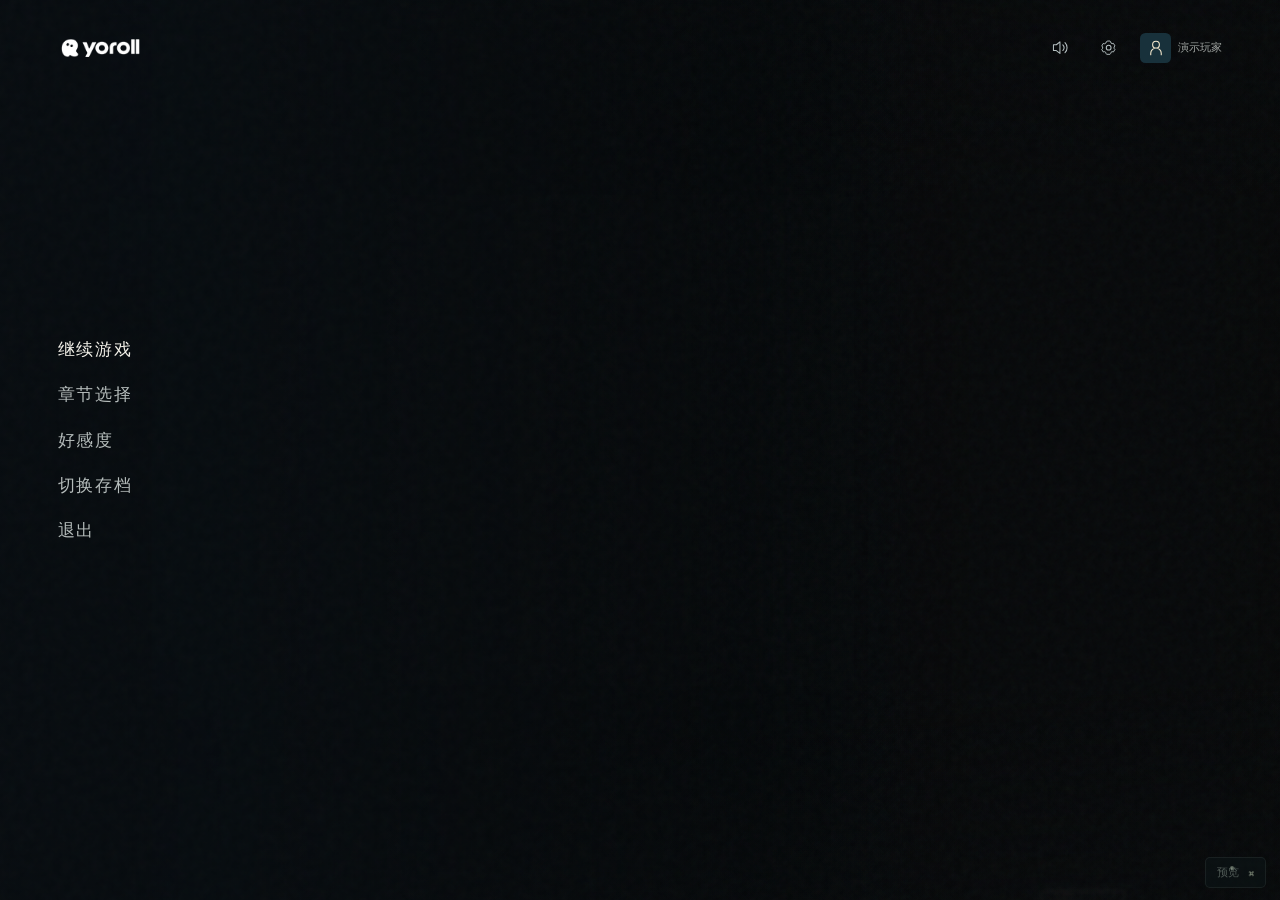
<file: index.html>
<!doctype html>
<html lang="zh-CN">
<head>
  <meta charset="utf-8">
  <meta name="viewport" content="width=device-width, initial-scale=1, viewport-fit=cover">
  <script src="responsive-layout.js?v=mobile-ui-scale-20261116"></script>
  <meta name="theme-color" content="#0a0d0e">
  <title>Yoroll · 游戏 UI 动效改版</title>
  <link rel="icon" href="wall/assets/yoroll-icon.svg">
  <link rel="stylesheet" href="style.css?v=playback-hud-idle-20261117">
  <link rel="preload" as="fetch" href="assets/audio/home-opening.wav?v=opening-fade-20261111" crossorigin="anonymous">
  <link rel="stylesheet" href="mobile.css?v=playback-space-time-20261117">
</head>
<body>
  <main id="game-frame" class="game-frame" aria-label="Yoroll 游戏界面预览">
    <div class="scene" id="scene" aria-hidden="true"></div>
    <div class="left-blur" aria-hidden="true"></div>
    <div class="scene-shade" aria-hidden="true"></div>
    <div class="grain" aria-hidden="true"></div>
    <div id="screen" class="screen"></div>
    <div id="modal-root"></div>
    <div id="toast" class="toast" role="status" aria-live="polite"></div>
  </main>
  <button id="review-toggle" class="review-toggle" aria-label="打开页面动效预览导航" aria-expanded="false">预览 <span>⌘</span></button>
  <aside id="review-panel" class="review-panel" hidden aria-label="页面动效预览导航">
    <div class="review-heading"><strong>页面与动效</strong><button id="review-close" aria-label="关闭预览导航">×</button></div>
    <p>本地交互方案 · 自适应全屏背景</p>
    <nav id="review-pages"></nav>
    <div class="review-actions"><button id="replay">↻ 重播本页</button><a href="playtests/">玩法交互预览 ↗</a><a href="compare.html">原版 / 新版对比 ↗</a></div>
    <div class="review-sound"><button data-action="sound-toggle" aria-pressed="true"><span class="sound-indicator"></span><span data-sound-label>声音已开启</span></button><button data-action="audition-sound">试听音效</button></div>
    <p id="sound-status" class="sound-status" aria-live="polite">首次点击后启用声音</p>
    <div class="review-sound"><button data-action="restart-music">↻ 重播开场音</button><button data-action="toggle-preview-audio">暂停声音</button></div>
    <p id="music-status" class="sound-status">首次点击后播放开场音</p>
  </aside>
  <script src="ui-sound.js?v=soft-modal-dismiss-20261117"></script>
  <script src="home-music.js?v=completion-gold-particles-20261114"></script>
  <script src="story-tree.js?v=tree-locked-hover-20261113"></script>
  <script src="playback-chrome.js?v=playback-hud-idle-20261117"></script>
  <script src="app.js?v=playback-hud-idle-20261117"></script>
</body>
</html>
</file>
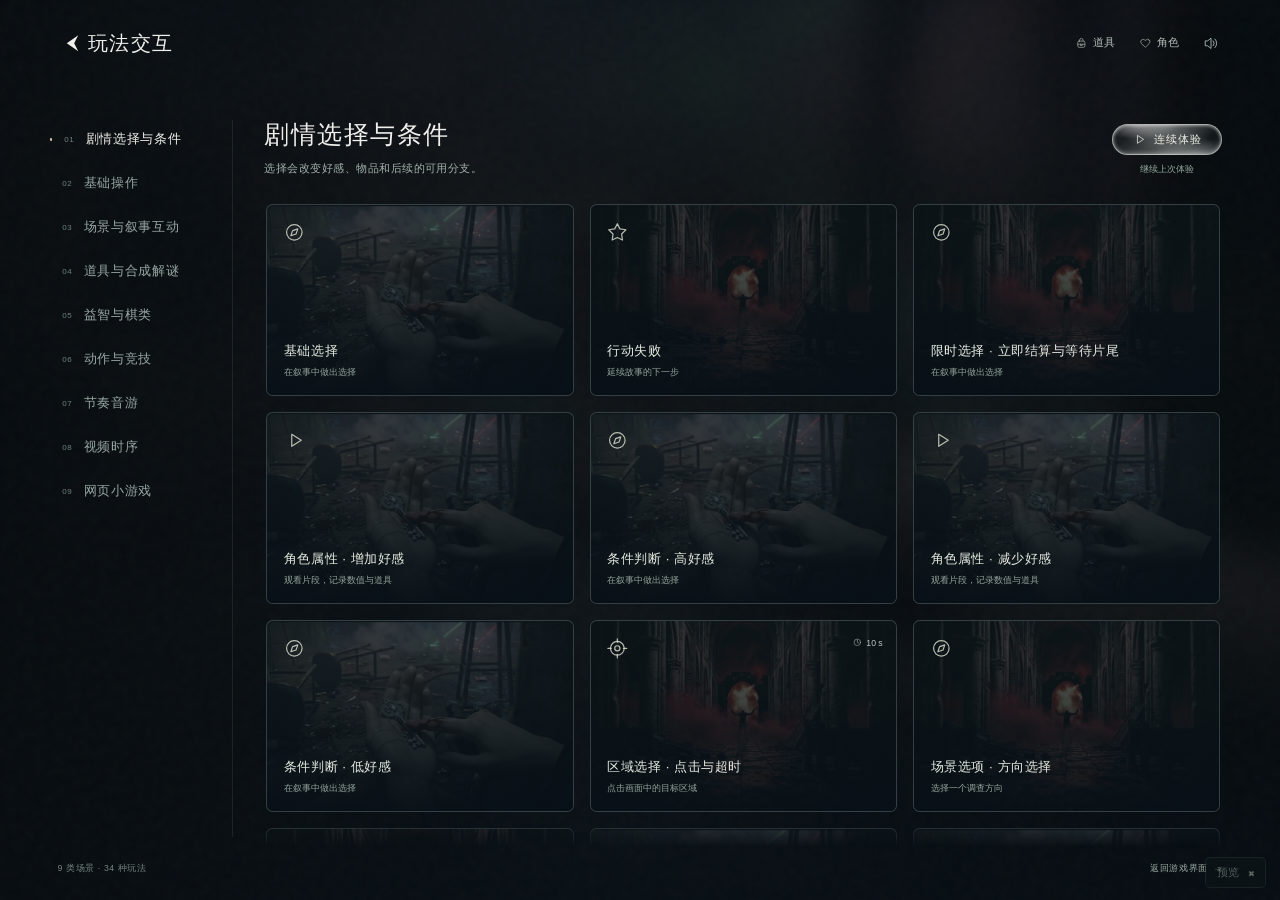
<file: playtests/index.html>
<!doctype html>
<html lang="zh-CN">
<head>
 <meta charset="utf-8">
 <meta name="viewport" content="width=device-width,initial-scale=1,viewport-fit=cover">
  <script src="../responsive-layout.js?v=mobile-ui-scale-20261116"></script>
 <meta name="theme-color" content="#090d0f">
 <title>玩法交互 · Yoroll</title>
 <link rel="icon" href="../wall/assets/yoroll-icon.svg">
 <link rel="stylesheet" href="../style.css?v=playback-hud-idle-20261117">
 <link rel="stylesheet" href="playtests.css?v=playback-space-time-20261117">
  <link rel="stylesheet" href="../mobile.css?v=playback-space-time-20261117">
</head>
<body>
 <main id="game-frame" class="game-frame suite-frame" data-page="playtests" aria-label="Yoroll 玩法界面预览">
  <div id="suite-background" class="suite-background" aria-hidden="true"></div>
  <div class="suite-shade" aria-hidden="true"></div>
  <div class="grain" aria-hidden="true"></div>
  <div id="screen" class="screen suite-screen" aria-live="off"><div class="suite-loading"><span></span>正在准备玩法</div></div>
  <div id="modal-root"></div>
  <div id="toast" class="toast" role="status" aria-live="polite"></div>
 </main>
 <button id="suite-review-toggle" class="review-toggle" aria-expanded="false" aria-controls="suite-review">预览 <span>⌘</span></button>
 <aside id="suite-review" class="review-panel suite-review" hidden aria-label="玩法预览控制">
  <div class="review-heading"><strong>玩法与状态</strong><button data-suite="review-close" aria-label="关闭预览控制">×</button></div>
  <nav id="suite-review-modes"></nav>
  <div class="review-actions"><button data-suite="replay">↻ 重播当前玩法</button><button data-suite="hub">玩法目录</button></div>
  <div class="suite-review-states"><span>界面状态预览</span><button data-suite="preview-state" data-state="playing">进行中</button><button data-suite="preview-state" data-state="success">成功反馈</button><button data-suite="preview-state" data-state="failure">失败反馈</button></div>
  <p class="suite-review-note">原 Unity 子游戏保留独立规则，通过状态与事件接口接入此 UI 层。状态预览不会写入剧情进度。</p>
  <a class="suite-review-source" href="https://preview.game.yoroll.ai/?config=test" target="_blank" rel="noopener">查看原版玩法 ↗</a>
 </aside>
 <script src="../ui-sound.js?v=soft-modal-dismiss-20261117"></script>
 <script src="audio.js?v=quiet-hover-priority-20261117"></script>
 <script src="engine/rules.js?v=mobile-ui-scale-20261116"></script>
 <script src="ui.js?v=mobile-ui-scale-20261116"></script>
 <script src="engine/session.js?v=mobile-ui-scale-20261116"></script>
 <script src="feedback.js?v=silent-modal-dismiss-20261117"></script>
 <script src="native-ui.js?v=ethereal-gameplay-20261116"></script>
 <script src="interactions.js?v=ethereal-gameplay-20261116"></script>
 <script src="scenes.js?v=ethereal-gameplay-20261116"></script>
 <script src="rhythm.js?v=ethereal-gameplay-20261116"></script>
 <script src="web-game.js?v=ethereal-gameplay-20261116"></script>
  <script src="../playback-chrome.js?v=playback-hud-idle-20261117"></script>
 <script src="app.js?v=playback-hud-idle-20261117"></script>
</body>
</html>
</file>
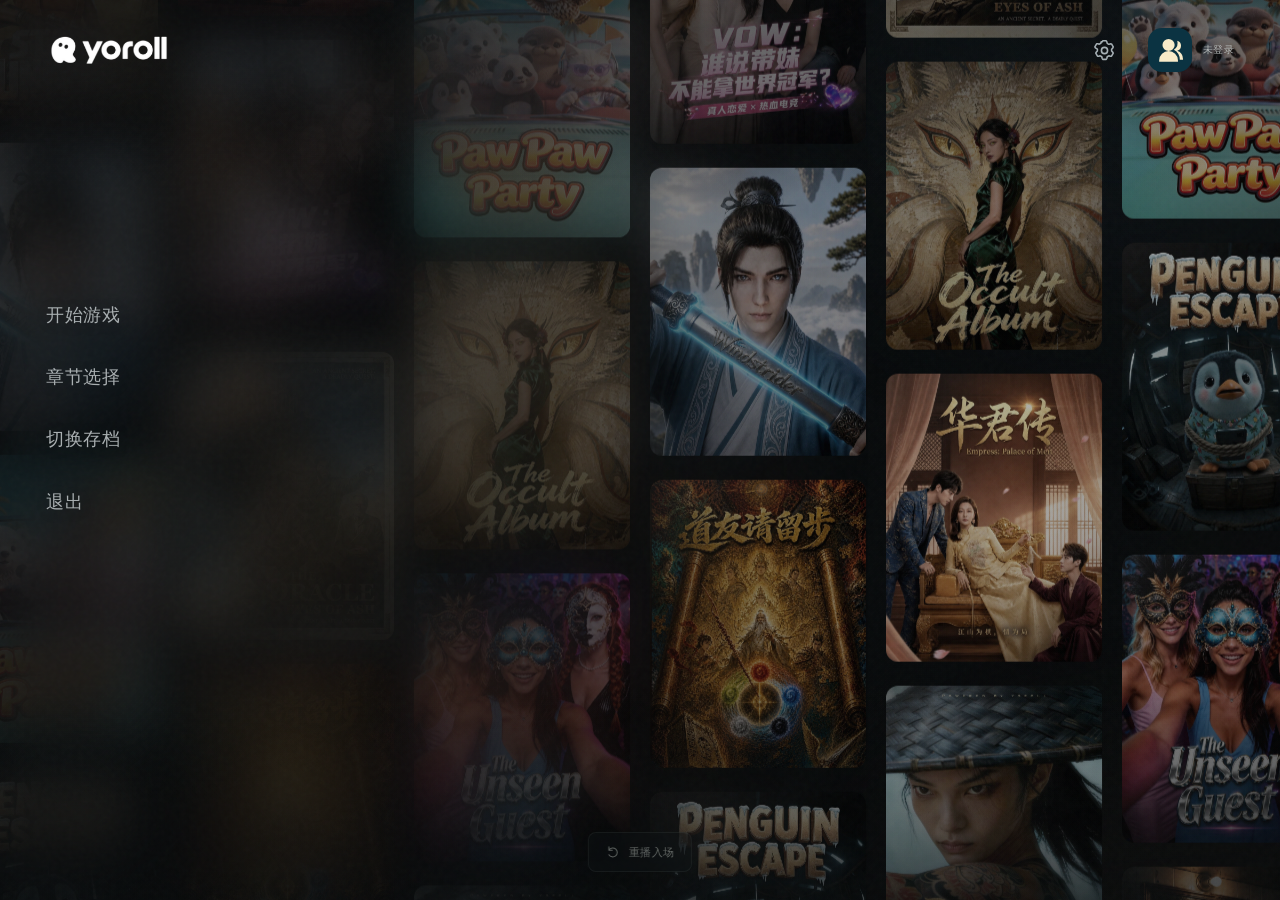
<file: wall/index.html>
<!doctype html>
<html lang="zh-CN">
<head>
  <meta charset="UTF-8">
  <meta name="viewport" content="width=device-width, initial-scale=1, viewport-fit=cover">
  <script src="../responsive-layout.js?v=mobile-ui-scale-20261116"></script>
  <meta name="theme-color" content="#080a0b">
  <meta name="description" content="Yoroll 游戏菜单与动态海报背景。">
  <title>Yoroll</title>
  <link rel="icon" href="assets/yoroll-icon.svg">
  <link rel="stylesheet" href="style.css?v=real-game-covers-20261114">
  <link rel="stylesheet" href="../mobile.css?v=mobile-spacing-20261117">
</head>
<body>
  <main class="experience" id="experience">
    <div class="ambient ambient-cool" aria-hidden="true"></div>
    <div class="ambient ambient-warm" aria-hidden="true"></div>
    <div class="cover-scene" id="cover-scene" aria-hidden="true" hidden>
      <img class="cover-image" id="cover-image" alt="" width="1664" height="936" decoding="async" draggable="false">
    </div>
    <div class="entry-track" id="entry-track" aria-hidden="true">
      <div class="scene" id="scene">
        <div class="camera" id="camera"><div class="arrival" id="arrival"><div class="gallery" id="gallery"></div></div></div>
      </div>
    </div>
    <div class="menu-backdrop" aria-hidden="true"></div>
    <div class="scrim" aria-hidden="true"></div>
    <div class="vignette" aria-hidden="true"></div>
    <div class="grain" aria-hidden="true"></div>

    <div class="cover-logo" id="cover-logo" hidden>
      <img id="cover-logo-image" alt="" decoding="async" draggable="false">
    </div>

    <header class="header">
      <div class="brand content-layer">
        <img src="assets/yoroll-logo.png" alt="yoroll" width="224" height="65">
      </div>
      <div class="header-actions">
        <div class="header-action-entry">
        <button class="settings-button" type="button" id="settings-toggle" aria-label="设置" aria-expanded="false" aria-controls="settings" title="设置">
          <svg viewBox="0 0 24 24" aria-hidden="true"><path d="m9.4 3.7.7-1.2h3.8l.7 1.2.4 1.7 1.7 1 1.6-.5 1.4.1 1.9 3.3-.6 1.2-1.2 1.2v2l1.2 1.2.6 1.2-1.9 3.3-1.4.1-1.6-.5-1.7 1-.4 1.7-.7 1.2h-3.8l-.7-1.2-.4-1.7-1.7-1-1.6.5-1.4-.1-1.9-3.3.6-1.2 1.2-1.2v-2L2 10.3l-.6-1.2L3.3 5.8l1.4-.1 1.6.5 1.7-1 .4-1.7Z" transform="translate(.6 -.5) scale(.95)"/><circle cx="12" cy="12" r="3.2"/></svg>
        </button>
        </div>
        <div class="header-action-entry">
        <button class="account-status" type="button" aria-label="未登录">
          <span class="account-avatar"><svg viewBox="0 0 32 32" aria-hidden="true"><path d="M14 4a6.3 6.3 0 1 0 0 12.6A9.7 9.7 0 0 0 4.3 26v1.5h19.4V26a9.7 9.7 0 0 0-9.7-9.4A6.3 6.3 0 0 0 14 4Zm9 2a5.3 5.3 0 0 1 0 10.2 9.3 9.3 0 0 1 5.9 8.6v.7h-3.3a12 12 0 0 0-6.1-10.2A8.5 8.5 0 0 0 23 6Z"/></svg></span>
          <span>未登录</span>
        </button>
        </div>
      </div>
    </header>

    <nav class="main-menu" aria-label="游戏菜单">
      <button type="button"><span class="menu-label">开始游戏</span></button>
      <button type="button"><span class="menu-label">章节选择</span></button>
      <button type="button"><span class="menu-label">切换存档</span></button>
      <button type="button"><span class="menu-label">退出</span></button>
    </nav>

    <div class="preview-controls content-layer">
      <button class="replay-control" type="button" id="replay" aria-label="重播入场动画" title="重播入场动画"><svg viewBox="0 0 20 20" aria-hidden="true"><path d="M4.2 6.4A6 6 0 1 1 4 13M4 2.5v4.5h4.5"/></svg><span>重播入场</span></button>
    </div>

    <aside class="settings" id="settings" aria-label="设置" hidden>
      <div class="settings-heading"><span>设置</span><button id="settings-close" type="button" aria-label="关闭设置">×</button></div>
      <div class="background-options" role="group" aria-label="背景预览">
        <button type="button" data-background-mode="default" aria-pressed="true">默认背景</button>
        <button type="button" data-background-mode="cover" aria-pressed="false">封面背景</button>
      </div>
      <div class="motion-controls">
        <button type="button" id="pause" aria-label="暂停动态" aria-pressed="false" title="暂停动态"><svg class="pause-icon" viewBox="0 0 20 20" aria-hidden="true"><path d="M7 5v10M13 5v10"/></svg><svg class="play-icon" viewBox="0 0 20 20" aria-hidden="true"><path d="m7 4 9 6-9 6Z"/></svg><span>暂停</span></button>
      </div>
      <div class="poster-controls"><label for="depth">入场倾角<span id="depth-value">24°</span></label><input type="range" id="depth" min="10" max="42" value="24"></div>
      <label for="brightness">背景亮度<span id="brightness-value">80%</span></label><input type="range" id="brightness" min="35" max="115" value="80">
    </aside>
    <div class="loading-indicator" id="loading" role="status" aria-label="正在加载"><span></span></div>
    <span class="sr-only" id="announcement" aria-live="polite"></span>
  </main>
  <script src="background-config.js"></script>
  <script src="app.js?v=real-game-covers-20261114"></script>
</body>
</html>
</file>
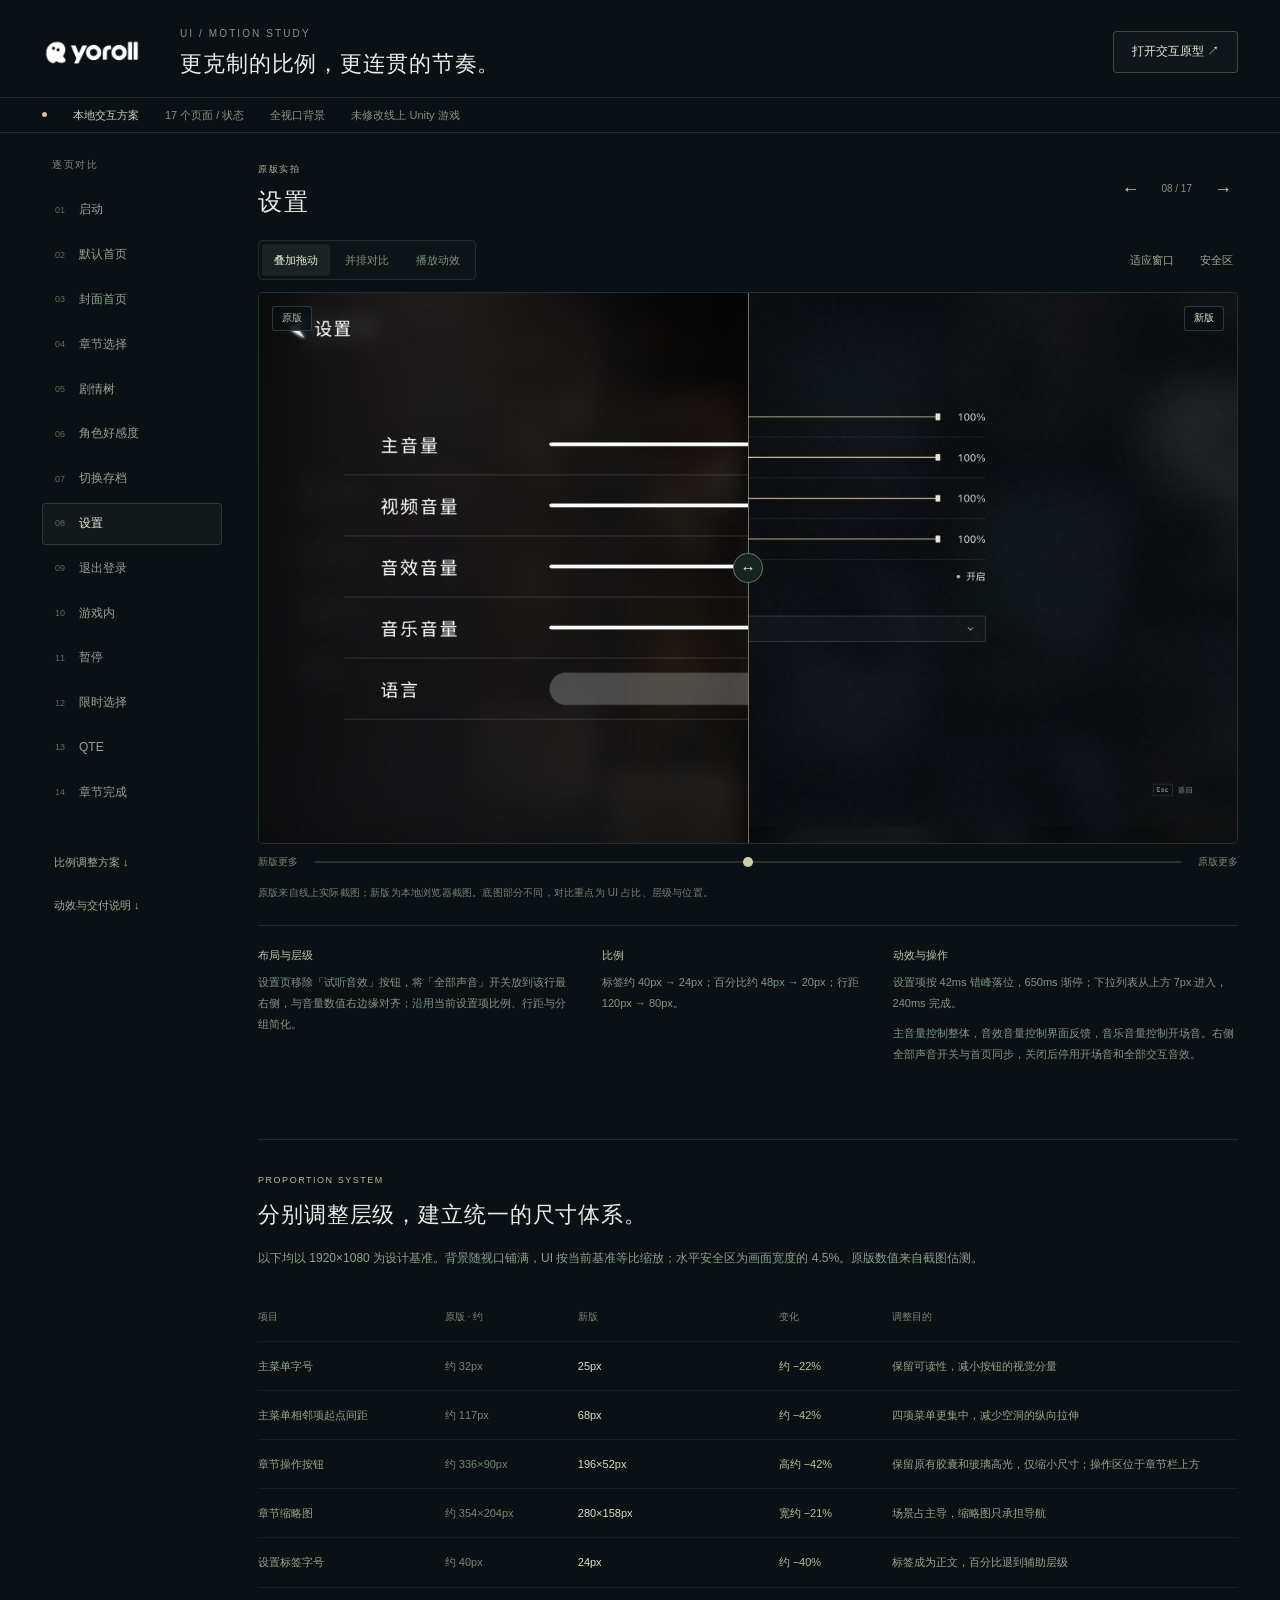
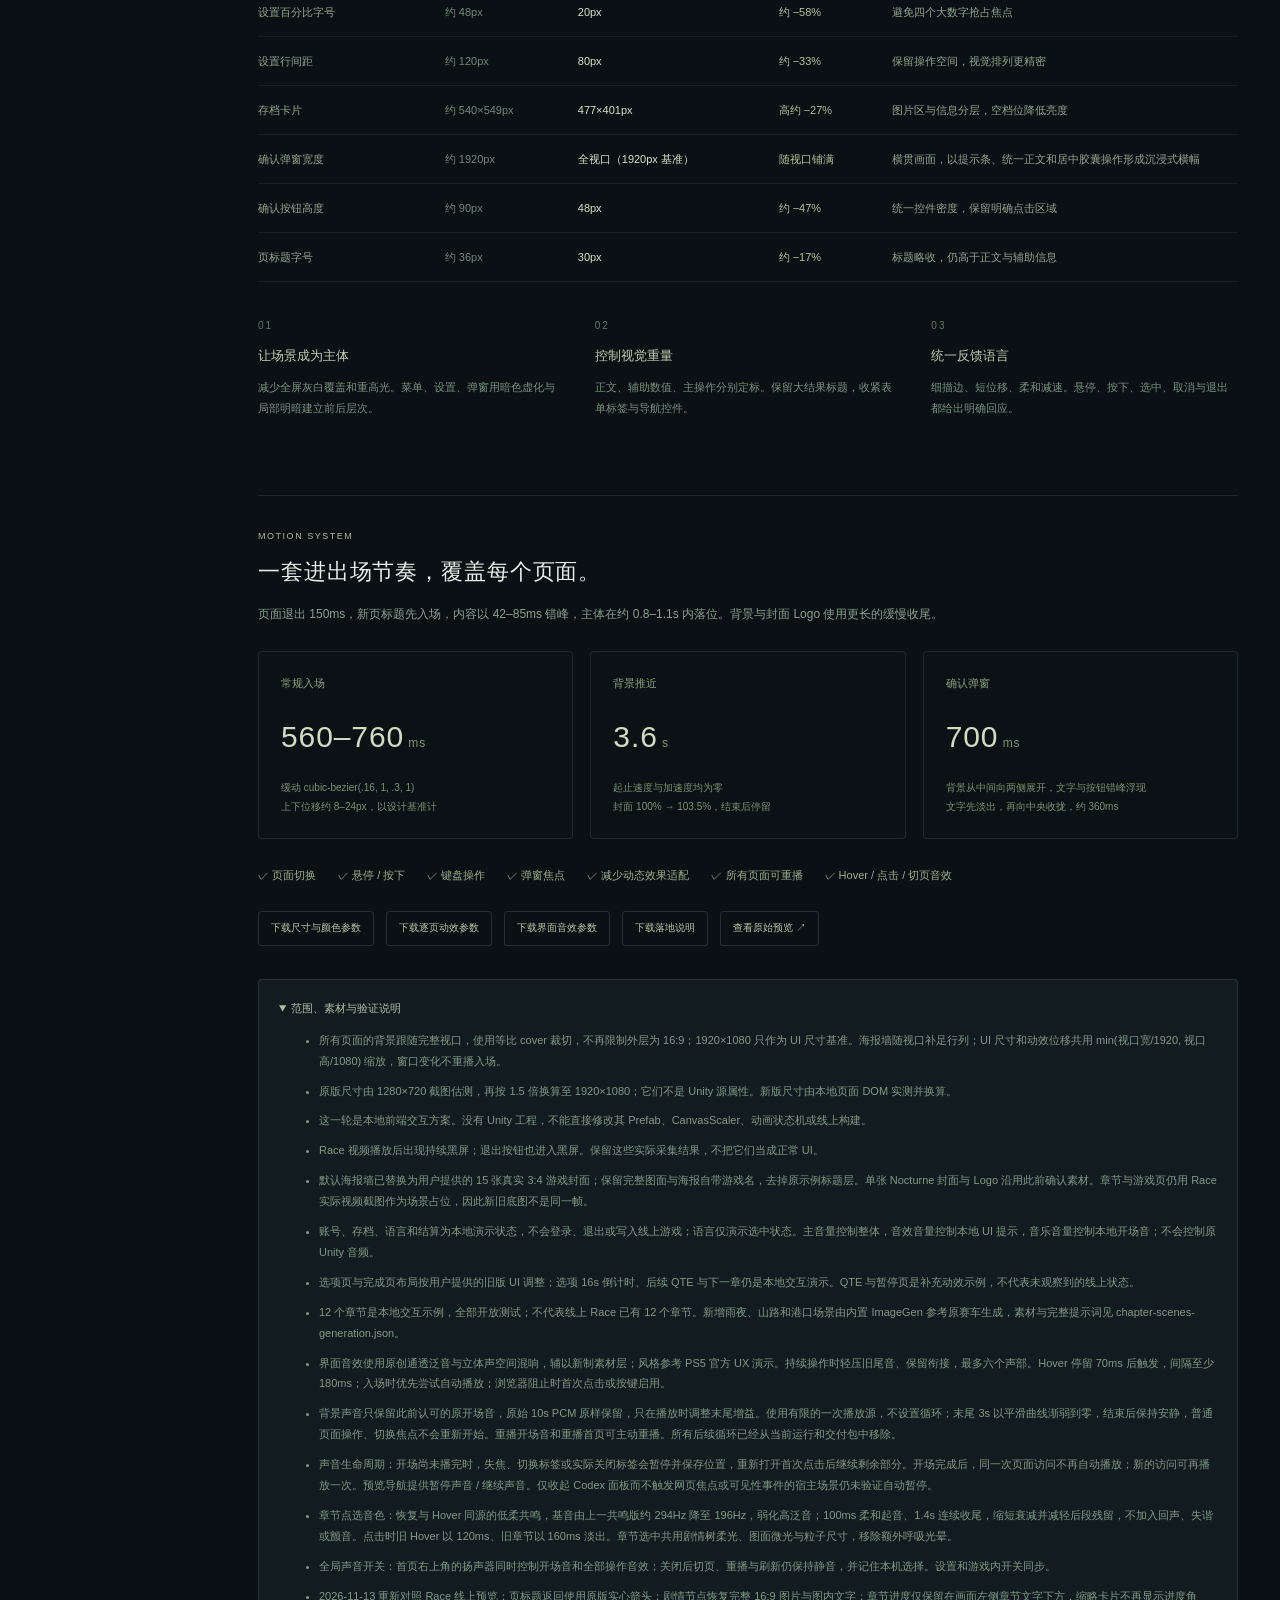
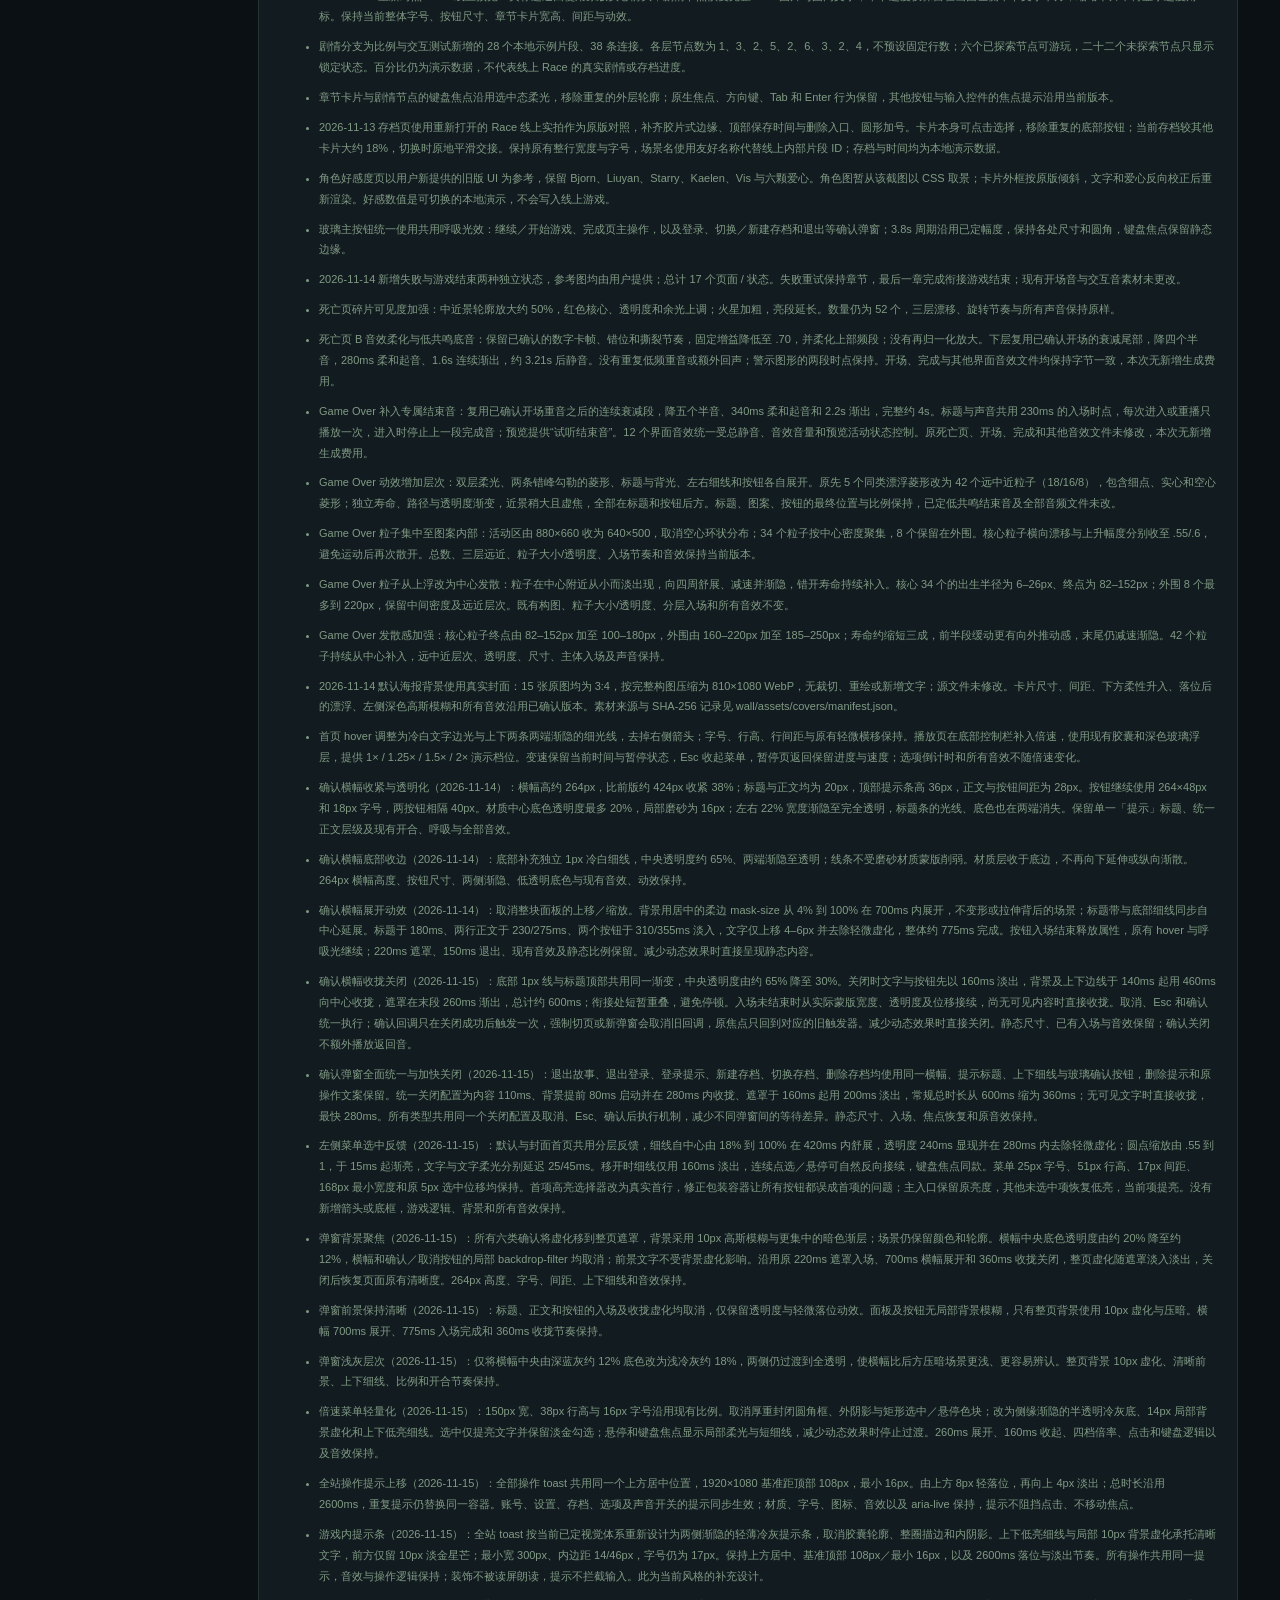
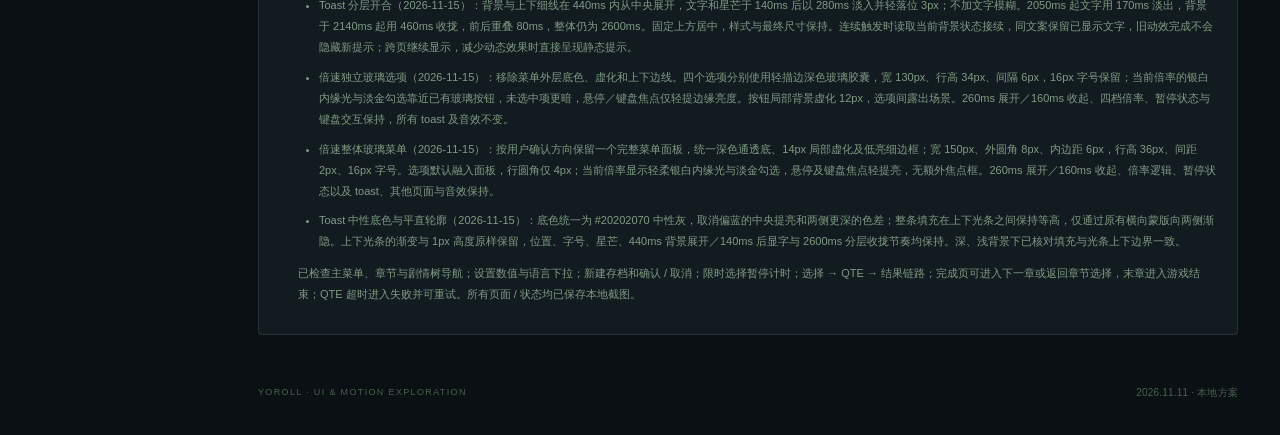
<file: compare.html>
<!doctype html><html lang="zh-CN"><head><meta charset="utf-8"><meta name="viewport" content="width=device-width,initial-scale=1"><title>Yoroll 游戏 UI · 改版对比与比例方案</title><link rel="icon" href="wall/assets/yoroll-icon.svg"><link rel="stylesheet" href="compare.css?v=toast-neutral-surface-20261115"></head>
<body><header class="report-header"><a class="brand" href="index.html"><img src="assets/yoroll-logo.png" alt="yoroll"></a><div><span>UI / MOTION STUDY</span><h1>更克制的比例，更连贯的节奏。</h1></div><a id="open-prototype" class="primary-link" href="index.html?page=home" target="_blank">打开交互原型 ↗</a></header>
<div class="scope"><i></i><span>本地交互方案</span><span>17 个页面 / 状态</span><span>全视口背景</span><span>未修改线上 Unity 游戏</span></div>
<main class="report-layout"><aside class="page-sidebar"><div class="sidebar-title">逐页对比</div><nav id="page-list"></nav><a href="#proportions">比例调整方案 ↓</a><a href="#handoff">动效与交付说明 ↓</a></aside><article><section class="comparison-section"><div class="page-heading"><div><span id="page-kind" class="eyebrow"></span><h2 id="page-name"></h2></div><div class="page-switch"><button id="prev" aria-label="上一页">←</button><span id="page-count"></span><button id="next" aria-label="下一页">→</button></div></div>
<div class="view-controls"><div class="mode-options" aria-label="对比方式"><button data-mode="wipe" aria-pressed="true">叠加拖动</button><button data-mode="pair" aria-pressed="false">并排对比</button><button data-mode="motion" aria-pressed="false">播放动效</button></div><div><button id="replay-motion" hidden>↻ 重播本页</button><button id="fit-toggle" aria-pressed="true">适应窗口</button><button id="safe-toggle" aria-pressed="false">安全区</button></div></div>
<div id="comparison" class="comparison fit-stage" data-mode="wipe"><div class="still-stage"><div class="before-layer"><img id="before-image" alt="修改前截图"><div id="no-before" class="no-before" hidden><span>—</span><h3>没有对应原版截图</h3><p id="before-note"></p></div><span class="picture-label before-label">原版</span></div><div class="after-layer" id="after-layer"><img id="after-image" alt="修改后截图"><span class="picture-label after-label">新版</span></div><div id="wipe-handle" class="wipe-handle"><span>↔</span></div><div class="safe-area" aria-hidden="true"><span>4.5% 水平安全区</span></div></div><div class="motion-stage" hidden><iframe id="motion-frame" title="页面动效预览"></iframe><div class="safe-area" aria-hidden="true"><span>4.5% 水平安全区</span></div></div></div>
<div id="slider-row" class="slider-row"><span>新版更多</span><input id="wipe-slider" type="range" min="0" max="100" value="50" aria-label="新旧画面分割位置"><span>原版更多</span></div><p id="image-note" class="image-note"></p><div class="change-summary"><div><h3>布局与层级</h3><p id="change"></p></div><div><h3>比例</h3><p id="ratio"></p></div><div><h3>动效与操作</h3><p id="motion"></p><p id="interaction"></p></div></div></section>
<section id="proportions" class="spec-section"><div class="section-heading"><span class="eyebrow">PROPORTION SYSTEM</span><h2>分别调整层级，建立统一的尺寸体系。</h2><p>以下均以 1920×1080 为设计基准。背景随视口铺满，UI 按当前基准等比缩放；水平安全区为画面宽度的 4.5%。原版数值来自截图估测。</p></div><div class="table-scroll"><table><thead><tr><th>项目</th><th>原版 · 约</th><th>新版</th><th>变化</th><th>调整目的</th></tr></thead><tbody id="proportion-table"></tbody></table></div><div class="principles"><div><span>01</span><h3>让场景成为主体</h3><p>减少全屏灰白覆盖和重高光。菜单、设置、弹窗用暗色虚化与局部明暗建立前后层次。</p></div><div><span>02</span><h3>控制视觉重量</h3><p>正文、辅助数值、主操作分别定标。保留大结果标题，收紧表单标签与导航控件。</p></div><div><span>03</span><h3>统一反馈语言</h3><p>细描边、短位移、柔和减速。悬停、按下、选中、取消与退出都给出明确回应。</p></div></div></section>
<section id="handoff" class="spec-section"><div class="section-heading"><span class="eyebrow">MOTION SYSTEM</span><h2>一套进出场节奏，覆盖每个页面。</h2><p>页面退出 150ms，新页标题先入场，内容以 42–85ms 错峰，主体在约 0.8–1.1s 内落位。背景与封面 Logo 使用更长的缓慢收尾。</p></div><div class="motion-grid"><div><h3>常规入场</h3><strong>560–760<span> ms</span></strong><p>缓动 cubic-bezier(.16, 1, .3, 1)<br>上下位移约 8–24px，以设计基准计</p></div><div><h3>背景推近</h3><strong>3.6<span> s</span></strong><p>起止速度与加速度均为零<br>封面 100% → 103.5%，结束后停留</p></div><div><h3>确认弹窗</h3><strong>700<span> ms</span></strong><p>背景从中间向两侧展开，文字与按钮错峰浮现<br>文字先淡出，再向中央收拢，约 360ms</p></div></div><div class="check-row"><span>✓ 页面切换</span><span>✓ 悬停 / 按下</span><span>✓ 键盘操作</span><span>✓ 弹窗焦点</span><span>✓ 减少动态效果适配</span><span>✓ 所有页面可重播</span><span>✓ Hover / 点击 / 切页音效</span></div><div class="file-links"><a href="design-tokens.json" download>下载尺寸与颜色参数</a><a href="motion-spec.json" download>下载逐页动效参数</a><a href="sound-spec.json" download>下载界面音效参数</a><a href="implementation-notes.txt" download>下载落地说明</a><a href="https://preview.game.yoroll.ai/?config=Race&test=1&lang=zh" target="_blank">查看原始预览 ↗</a></div><details open><summary>范围、素材与验证说明</summary><ul id="scope-notes"></ul><p>已检查主菜单、章节与剧情树导航；设置数值与语言下拉；新建存档和确认 / 取消；限时选择暂停计时；选择 → QTE → 结果链路；完成页可进入下一章或返回章节选择，末章进入游戏结束；QTE 超时进入失败并可重试。所有页面 / 状态均已保存本地截图。</p></details></section><footer class="report-footer">YOROLL · UI & MOTION EXPLORATION <span>2026.11.11 · 本地方案</span></footer></article></main><script src="report-data.js?v=toast-neutral-surface-20261115"></script><script src="compare.js?v=toast-neutral-surface-20261115"></script></body></html>
</file>
<file: style.css>
@charset "UTF-8";
:root{color-scheme:dark;--bg:#090d0f;--text:#eeefeb;--muted:#a2a7a4;--quiet:#747c7a;--accent:#d8c7a5;--line:#e7e9e51c;--ease:cubic-bezier(.16,1,.3,1);--soft:cubic-bezier(.22,.68,.25,1);font-family:-apple-system,BlinkMacSystemFont,"Segoe UI","PingFang SC","Microsoft YaHei",sans-serif}
*{box-sizing:border-box}html,body{margin:0;width:100%;height:100%;overflow:hidden;background:#060809}body{display:block;color:var(--text);-webkit-font-smoothing:antialiased}button,input,select{font:inherit}button,a{touch-action:manipulation}button{color:inherit;cursor:pointer}button{border:0;background:none}a{color:inherit;text-decoration:none}svg{display:block;width:1em;height:1em;fill:none;stroke:currentColor;stroke-width:1.45;stroke-linecap:round;stroke-linejoin:round}button:disabled{opacity:.35;cursor:not-allowed}button:focus-visible,a:focus-visible,input:focus-visible{outline:1px solid var(--accent);outline-offset:5px}.game-frame{position:relative;width:100%;height:100%;height:100dvh;container-type:inline-size;isolation:isolate;overflow:hidden;background:var(--bg);--p:min(calc(100vw / 1920),calc(100dvh / 1080));--safe:4.5cqw;font-size:calc(var(--p)*24)}.scene{position:absolute;inset:-1%;z-index:-4;overflow:hidden;background:#101719;transition:filter .65s var(--soft)}.scene>img,.scene>iframe{display:block;width:100%;height:100%;border:0;object-fit:cover;pointer-events:none}.scene img{object-position:center}.scene-wall{inset:0}.scene-shade{position:absolute;inset:0;z-index:-3;pointer-events:none;background:linear-gradient(90deg,#060a0de0, #080c104d 55%,#080c101c),linear-gradient(0deg,#060a0dc9,transparent 50%,#060a0d3d)}.game-frame[data-page="home"] .scene-shade{background:linear-gradient(90deg,#070c10f5 0%,#070c10d9 19%,#070c1080 40%,#070c101f 72%)}.game-frame[data-page="cover"] .scene-shade{background:linear-gradient(90deg,#050a0fe0 0%,#050a0fa3 23%,#050a0f26 54%,#050a0f05 100%),linear-gradient(0deg,#050a0f90,transparent 40%)}.grain{position:absolute;inset:0;z-index:-2;opacity:.025;pointer-events:none;background-image:url("data:image/svg+xml,%3Csvg viewBox='0 0 120 120' xmlns='http://www.w3.org/2000/svg'%3E%3Cfilter id='n'%3E%3CfeTurbulence type='fractalNoise' baseFrequency='.8' numOctaves='3' stitchTiles='stitch'/%3E%3C/filter%3E%3Cpath fill='white' filter='url(%23n)' d='M0 0h120v120H0z'/%3E%3C/svg%3E")}.screen{position:absolute;inset:0}.screen[aria-busy="true"]{pointer-events:none}.topbar{position:absolute;top:calc(var(--p)*46);left:var(--safe);right:var(--safe);height:calc(var(--p)*52);display:flex;justify-content:space-between;align-items:center;z-index:4}.brand{display:block;width:calc(var(--p)*128);padding:0}.brand img{display:block;width:100%;height:auto}.header-actions{display:flex;align-items:center;gap:calc(var(--p)*25)}.icon-button{display:grid;place-items:center;width:calc(var(--p)*46);height:calc(var(--p)*46);border-radius:calc(var(--p)*5);font-size:calc(var(--p)*26);color:#b6c0c2;transition:color .18s,background .2s,transform .3s var(--ease)}.icon-button:hover{color:white;background:#d4e9f00e;transform:translateY(calc(var(--p)*-2))}.account{display:flex;align-items:center;gap:calc(var(--p)*11);padding:0;color:var(--muted);font-size:calc(var(--p)*16);transition:color .2s}.avatar{display:grid;place-items:center;background:#18313b;width:calc(var(--p)*46);height:calc(var(--p)*46);border-radius:calc(var(--p)*8);font-size:calc(var(--p)*27);color:#f5e9ce;transition:background .2s,transform .3s var(--ease)}.account:hover{color:white}.account:hover .avatar{background:#244551;transform:translateY(calc(var(--p)*-2))}.back-heading{position:absolute;left:var(--safe);top:calc(var(--p)*47);display:flex;align-items:center;gap:calc(var(--p)*20);z-index:5}.back-heading .icon-button{width:calc(var(--p)*28);height:calc(var(--p)*34);font-size:calc(var(--p)*26);padding:0}.back-heading h1{margin:0;font-size:calc(var(--p)*30);letter-spacing:.08em;font-weight:500;line-height:1.3}.eyebrow{font-size:calc(var(--p)*14);font-weight:500;letter-spacing:.22em;color:var(--accent);text-transform:uppercase}.page-meta{position:absolute;right:var(--safe);top:calc(var(--p)*56);display:flex;gap:calc(var(--p)*16);align-items:center;font-size:calc(var(--p)*14);letter-spacing:.1em;color:#a8b0ad}.page-meta:before{content:"";width:calc(var(--p)*24);height:1px;background:#d8c7a557}.home-menu{position:absolute;left:var(--safe);top:37%;display:flex;flex-direction:column;align-items:flex-start;gap:calc(var(--p)*17)}.home-menu button{position:relative;display:flex;align-items:center;gap:calc(var(--p)*30);height:calc(var(--p)*51);padding:0;font-size:calc(var(--p)*25);letter-spacing:.11em;color:#b5bcbb;transition:color .25s,transform .35s var(--ease)}.home-menu button:before{content:"";position:absolute;left:calc(var(--p)*-20);top:46%;width:calc(var(--p)*4);height:calc(var(--p)*4);border-radius:50%;background:var(--accent);opacity:0;transform:translateX(calc(var(--p)*-6));transition:opacity .2s,transform .3s var(--ease)}.home-menu button:hover,.home-menu button:focus-visible{color:white;transform:translateX(calc(var(--p)*5))}.home-menu button:hover:before,.home-menu button:focus-visible:before{opacity:1;transform:none}.home-menu>[data-enter="menu"]:first-child>button{color:#f3f1e9}.menu-mark{margin-left:calc(var(--p)*13);font-size:calc(var(--p)*14);color:var(--accent);opacity:0;transition:opacity .2s}.home-menu button:hover .menu-mark{opacity:1}.page-footer{position:absolute;bottom:calc(var(--p)*48);left:var(--safe);right:var(--safe);display:flex;align-items:center;justify-content:space-between;font-size:calc(var(--p)*14);color:#899590;letter-spacing:.07em}.key-hints{display:flex;gap:calc(var(--p)*24);align-items:center}.key-hints>span{display:flex;gap:calc(var(--p)*10);align-items:center}.keycap{font-size:calc(var(--p)*12);padding:calc(var(--p)*3) calc(var(--p)*6);min-width:calc(var(--p)*21);line-height:1.2;border:1px solid #b9c7c32c;color:#b4bfba;text-align:center;border-radius:calc(var(--p)*2)}.subtle-btn{display:flex;align-items:center;gap:calc(var(--p)*10);font-size:calc(var(--p)*17);color:#b4bdb7;transition:color .2s}.subtle-btn:hover{color:white}.btn{position:relative;display:inline-flex;align-items:center;justify-content:center;gap:calc(var(--p)*13);height:calc(var(--p)*52);min-width:calc(var(--p)*196);padding:0 calc(var(--p)*28);font-size:calc(var(--p)*20);letter-spacing:.08em;border:1px solid #e0e9e43b;border-radius:calc(var(--p)*3);background:#10191a47;color:#e0e5e0;overflow:hidden;transition:border-color .25s,background .25s,transform .2s var(--ease)}.btn svg{font-size:1.12em}.btn:hover{border-color:#edece694;background:#c6dbd40f;transform:translateY(calc(var(--p)*-2))}.btn:active{transform:translateY(0) scale(.985)}.btn-primary{background:#e6e4dc;color:#151d1f;border-color:#e6e4dc;font-weight:500}.btn-primary:hover{background:#fbfaf2;border-color:#fbfaf2}.btn-small{height:calc(var(--p)*48);min-width:calc(var(--p)*168);font-size:calc(var(--p)*18);padding:0 calc(var(--p)*22)}.cover-wordmark{position:absolute;left:65%;top:50%;width:min(59%,calc(var(--p)*1132.8));translate:-50% -50%;pointer-events:none}.cover-wordmark img{display:block;width:100%;filter:drop-shadow(0 0 14px #88edff29)}.chapter-summary{position:absolute;left:var(--safe);right:var(--safe);top:48%;display:flex;align-items:flex-end;justify-content:space-between;gap:calc(var(--p)*60)}.chapter-info{max-width:44%;min-width:0}.chapter-info h2{font-size:calc(var(--p)*58);font-weight:450;letter-spacing:.1em;line-height:1.25;margin:calc(var(--p)*17) 0 calc(var(--p)*13)}.chapter-info .chapter-desc{font-size:calc(var(--p)*18);color:#c2c8c0;letter-spacing:.1em;line-height:1.8;margin:0}.chapter-actions{display:flex;flex-shrink:0;gap:calc(var(--p)*16)}.chapter-strip{--chapter-edge-mask:linear-gradient(90deg,#0000 0%,#0000000f calc(var(--safe)*.2),#00000051 calc(var(--safe)*.4),#000000ae calc(var(--safe)*.6),#000000f0 calc(var(--safe)*.8),#000 var(--safe),#000 calc(100% - var(--safe)),#000000f0 calc(100% - var(--safe)*.8),#000000ae calc(100% - var(--safe)*.6),#00000051 calc(100% - var(--safe)*.4),#0000000f calc(100% - var(--safe)*.2),#0000 100%);position:absolute;left:0;right:0;bottom:calc(var(--p)*80);display:flex;gap:calc(var(--p)*17);padding:calc(var(--p)*38) var(--safe);overflow-x:auto;overflow-y:hidden;scrollbar-width:none;scroll-snap-type:x proximity;scroll-padding-inline:var(--safe);-webkit-mask-image:var(--chapter-edge-mask);mask-image:var(--chapter-edge-mask)}.chapter-strip::-webkit-scrollbar{display:none}.chapter-cell{position:relative;flex:0 0 calc(var(--p)*280);scroll-snap-align:start}.chapter-card{width:calc(var(--p)*280);height:calc(var(--p)*158);padding:0;position:relative;overflow:hidden;border-radius:calc(var(--p)*12);border:1px solid #cddbd473;text-align:left;transition:transform .45s var(--ease),border-color .25s}.chapter-card:hover{transform:translateY(calc(var(--p)*-5));border-color:#f1eee4}.chapter-card img{width:100%;height:100%;object-fit:cover;display:block;opacity:.8;transition:opacity .35s,transform .6s var(--ease)}.chapter-card:hover img{opacity:1;transform:scale(1.035)}.chapter-card:after{content:"";position:absolute;left:0;right:0;bottom:0;height:65%;background:linear-gradient(transparent,#040708d9);pointer-events:none}.chapter-card .card-label{position:absolute;bottom:calc(var(--p)*16);left:calc(var(--p)*18);right:calc(var(--p)*18);z-index:1;display:flex;justify-content:center;font-size:calc(var(--p)*17);letter-spacing:.06em}.card-label small{font-size:calc(var(--p)*14);color:#b1bdb5}.small-progress{height:1px;background:#d3d9d226;width:calc(var(--p)*144);margin-top:calc(var(--p)*20)}.small-progress span{height:100%;display:block;background:var(--accent);width:22%}.tree-backdrop .scene,.settings-backdrop .scene,.saves-backdrop .scene,.profile-backdrop .scene,.affinity-backdrop .scene{filter:blur(22px) brightness(.5);transform:scale(1.06)}.tree-backdrop .scene-shade,.settings-backdrop .scene-shade,.saves-backdrop .scene-shade,.profile-backdrop .scene-shade,.affinity-backdrop .scene-shade{background:linear-gradient(90deg,#080d12e8,#080d12c7 46%,#080d1294)}.tree-layout{position:absolute;left:2.5cqw;right:2.5cqw;top:calc(var(--p)*128);bottom:calc(var(--p)*88);display:grid;grid-template-columns:minmax(0,1fr)}.tree-graph{position:relative;min-width:0;min-height:0}.tree-root{position:absolute;left:calc(var(--p)*var(--root-x));top:calc(var(--p)*var(--root-y));width:calc(var(--p)*10);height:calc(var(--p)*10);border:1px solid var(--accent);transform:rotate(45deg)}.tree-node{display:block;width:calc(var(--p)*340);aspect-ratio:16/9;padding:0;text-align:left;position:relative;border:1px solid transparent;border-radius:calc(var(--p)*12);overflow:hidden;background:#10171b;transition:border-color .25s,transform .4s var(--ease)}.tree-node:hover{border-color:#e3e6d58c;transform:translateY(calc(var(--p)*-2))}.tree-node img{position:absolute;inset:0;width:100%;height:100%;display:block;object-fit:cover;opacity:.85}.tree-node .node-info{position:absolute;z-index:2;left:0;right:0;bottom:0;display:flex;align-items:center;gap:calc(var(--p)*12);padding:calc(var(--p)*18) calc(var(--p)*20);pointer-events:none}.node-number{display:block;flex:none;color:#bac5bd;font-family:"Helvetica Neue",Arial,sans-serif;font-size:calc(var(--p)*28);font-weight:300;letter-spacing:.01em;line-height:1;font-variant-numeric:tabular-nums}.node-info strong{display:block;flex:1;min-width:0;margin:0;font-size:calc(var(--p)*20);font-weight:400;letter-spacing:.025em;line-height:1.35;color:#e6ebe1;overflow:hidden;text-overflow:ellipsis;white-space:nowrap}.node-info small{display:block;margin-top:calc(var(--p)*10);font-size:calc(var(--p)*14);color:var(--quiet)}.tree-legend{display:flex;gap:calc(var(--p)*26);font-size:calc(var(--p)*14);color:#8c9a93}.tree-legend span{display:flex;gap:calc(var(--p)*10);align-items:center}.legend-dot{width:calc(var(--p)*6);height:calc(var(--p)*6);border:1px solid #9da99c}.legend-dot.visited{background:var(--accent);border-color:var(--accent)}.settings-layout{position:absolute;left:var(--safe);right:var(--safe);top:calc(var(--p)*236);display:grid;grid-template-columns:calc(var(--p)*300) minmax(0,calc(var(--p)*910));column-gap:calc(var(--p)*130);row-gap:calc(var(--p)*30)}.section-caption{padding-top:calc(var(--p)*20);font-size:calc(var(--p)*17);letter-spacing:.13em;color:var(--accent)}.setting-row{display:grid;grid-template-columns:calc(var(--p)*160) 1fr calc(var(--p)*66);gap:calc(var(--p)*26);height:calc(var(--p)*80);align-items:center;border-bottom:1px solid var(--line);font-size:calc(var(--p)*24);font-weight:400;color:#d7ded7}.setting-row output{font-size:calc(var(--p)*20);font-variant-numeric:tabular-nums;text-align:right;color:#cbd0c8}.range{-webkit-appearance:none;appearance:none;width:100%;height:calc(var(--p)*28);padding:0;background:transparent;cursor:pointer;accent-color:var(--accent)}.range::-webkit-slider-runnable-track{height:calc(var(--p)*2);background:linear-gradient(90deg,var(--accent) var(--value,100%),#a1aea43b var(--value,100%));border-radius:0}.range::-webkit-slider-thumb{-webkit-appearance:none;width:calc(var(--p)*9);height:calc(var(--p)*13);border:0;border-radius:calc(var(--p)*1);background:#e9e6db;margin-top:calc(var(--p)*-5.5);transition:box-shadow .2s}.range:hover::-webkit-slider-thumb{box-shadow:0 0 0 calc(var(--p)*5) #d8c7a519}.range::-moz-range-track{height:2px;background:#acbaad55}.range::-moz-range-progress{background:var(--accent);height:2px}.range::-moz-range-thumb{width:8px;height:12px;background:var(--accent);border:0;border-radius:1px}.setting-row.language{border:0}.select-wrap{position:relative;grid-column:2/4}.select-button{height:calc(var(--p)*52);width:100%;padding:0 calc(var(--p)*18);border:1px solid #c9d6cd38;border-radius:calc(var(--p)*3);display:flex;align-items:center;justify-content:space-between;font-size:calc(var(--p)*20);color:#d7ded7;background:#d2e1d507;transition:background .2s,border-color .2s}.select-button:hover{border-color:#cdd9cd80;background:#d2e1d50f}.settings-note{grid-column:2;color:#7e8f84;font-size:calc(var(--p)*15);margin-top:calc(var(--p)*6);letter-spacing:.04em}.saves-layout{position:absolute;left:var(--safe);right:var(--safe);top:calc(var(--p)*216)}.section-line{display:flex;justify-content:space-between;align-items:center;margin-bottom:calc(var(--p)*30);font-size:calc(var(--p)*17);color:#93a197;letter-spacing:.07em}.saves-grid{display:grid;grid-template-columns:repeat(3,1fr);gap:calc(var(--p)*24)}.save-card{position:relative;text-align:left;padding:0;border:1px solid #c9d8ca2b;background:#101a1e70;border-radius:calc(var(--p)*4);overflow:hidden;min-height:calc(var(--p)*390);transition:border-color .25s,transform .4s var(--ease),background .25s}.save-card:hover{border-color:#d8c7a58c;transform:translateY(calc(var(--p)*-5));background:#172226a6}.save-card.selected{border-color:#d8c7a58c}.save-cover{position:relative;height:calc(var(--p)*228);overflow:hidden}.save-cover img{width:100%;height:100%;object-fit:cover;display:block;opacity:.7;transition:transform .6s var(--ease),opacity .4s}.save-card:hover img{transform:scale(1.035);opacity:.9}.save-cover:after{content:"";position:absolute;inset:45% 0 0;background:linear-gradient(transparent,#10191e)}.save-slot{position:absolute;z-index:1;left:calc(var(--p)*24);top:calc(var(--p)*20);font-size:calc(var(--p)*13);letter-spacing:.14em;color:#d2d8cb}.save-active{position:absolute;right:calc(var(--p)*22);top:calc(var(--p)*18);font-size:calc(var(--p)*13);color:var(--accent);z-index:1}.save-info{padding:calc(var(--p)*22) calc(var(--p)*26) calc(var(--p)*28)}.save-info h2{font-size:calc(var(--p)*25);font-weight:450;letter-spacing:.08em;margin:0 0 calc(var(--p)*15)}.save-info p{margin:0;font-size:calc(var(--p)*16);color:#8f9d93;line-height:1.8}.save-info .save-bottom{display:flex;justify-content:space-between;margin-top:calc(var(--p)*22);font-size:calc(var(--p)*14);color:#7a8c80}.save-info strong{color:#c8d3c4;font-weight:400}.empty-save{display:grid;place-items:center;text-align:center;color:#718278}.empty-save .plus{display:block;font-size:calc(var(--p)*40);font-weight:200;margin-bottom:calc(var(--p)*16);color:#bdcabd}.empty-save small{font-size:calc(var(--p)*16)}.profile-card{position:absolute;left:var(--safe);top:32%;width:calc(var(--p)*1150);display:grid;grid-template-columns:calc(var(--p)*180) 1fr;gap:calc(var(--p)*64);align-items:start}.profile-avatar{width:calc(var(--p)*180);height:calc(var(--p)*180);display:grid;place-items:center;background:#18313bd9;border:1px solid #adc7bc29;border-radius:calc(var(--p)*6);font-size:calc(var(--p)*90);color:#e4dbc6}.profile-copy h2{font-size:calc(var(--p)*42);font-weight:450;margin:0 0 calc(var(--p)*14);letter-spacing:.07em}.profile-copy .profile-id{font-size:calc(var(--p)*15);color:#7c8d83;letter-spacing:.07em}.profile-stats{display:flex;gap:calc(var(--p)*72);margin:calc(var(--p)*40) 0;list-style:none;padding:0}.profile-stats li{font-size:calc(var(--p)*16);color:#82958a}.profile-stats strong{display:block;margin-bottom:calc(var(--p)*8);font-size:calc(var(--p)*29);font-variant-numeric:tabular-nums;font-weight:400;color:#dce4d8}.modal-scrim{position:absolute;inset:0;z-index:10;background:#05090db8;backdrop-filter:blur(10px);display:grid;place-items:center}.modal{width:calc(var(--p)*650);padding:calc(var(--p)*54);background:linear-gradient(135deg,#1b2528f5,#10191ef5);border:1px solid #cbd8cc29;border-radius:calc(var(--p)*5);box-shadow:0 30px 100px #0004}.modal .eyebrow{font-size:calc(var(--p)*13)}.modal h2{font-size:calc(var(--p)*32);font-weight:450;letter-spacing:.08em;margin:calc(var(--p)*20) 0}.modal p{font-size:calc(var(--p)*20);line-height:1.8;color:#98a99c;margin:0 0 calc(var(--p)*36)}.modal-actions{display:flex;justify-content:flex-end;gap:calc(var(--p)*14)}.modal-actions .btn{min-width:0;flex:1}.splash-logo{position:absolute;left:50%;top:43%;translate:-50% -50%;width:calc(var(--p)*250)}.splash-logo img{width:100%}.splash-start{position:absolute;left:50%;top:69%;translate:-50% 0;font-size:calc(var(--p)*18);letter-spacing:.28em;color:#d0d7cf;display:flex;align-items:center;gap:calc(var(--p)*25);padding:calc(var(--p)*20);white-space:nowrap}.splash-start:before,.splash-start:after{content:"";width:calc(var(--p)*28);height:1px;background:#d8c7a55e}.splash-start span{animation:breathe 3s ease-in-out infinite}.splash-copy{position:absolute;left:50%;bottom:calc(var(--p)*54);translate:-50% 0;font-size:calc(var(--p)*12);letter-spacing:.18em;color:#718079}.game-frame[data-page="splash"] .scene-shade{background:#060b0ec9}.game-hud{position:absolute;left:var(--safe);right:var(--safe);top:calc(var(--p)*46);display:flex;justify-content:space-between;align-items:center;z-index:3}.hud-scene{font-size:calc(var(--p)*14);letter-spacing:.15em;color:#d3ddd1;display:flex;align-items:center;gap:calc(var(--p)*18)}.hud-scene:before{content:"";width:calc(var(--p)*4);height:calc(var(--p)*4);border-radius:50%;background:var(--accent)}.hud-actions{display:flex;gap:calc(var(--p)*8)}.game-frame[data-page="gameplay"] .scene-shade,.game-frame[data-page="choice"] .scene-shade,.game-frame[data-page="qte"] .scene-shade{background:linear-gradient(0deg,#050b10eb,transparent 52%,#050b1080)}.subtitle{position:absolute;bottom:calc(var(--p)*190);left:50%;translate:-50% 0;text-align:center;width:70%;font-size:calc(var(--p)*27);line-height:1.8;letter-spacing:.08em;text-shadow:0 2px 15px #000}.subtitle .speaker{display:block;font-size:calc(var(--p)*15);color:var(--accent);letter-spacing:.16em;margin-bottom:calc(var(--p)*10)}.playback-bar{position:absolute;left:var(--safe);right:var(--safe);bottom:calc(var(--p)*53);display:flex;justify-content:space-between;align-items:center;font-size:calc(var(--p)*15);color:#b2bfb3}.playback-track{height:1px;width:calc(var(--p)*320);background:#cbd7cc26;position:relative}.playback-track span{display:block;width:28%;height:100%;background:#d8c7a5}.playback-status{display:flex;align-items:center;gap:calc(var(--p)*20)}.play-control{display:flex;align-items:center;gap:calc(var(--p)*9);font-size:calc(var(--p)*16);color:#bac6b9}.play-control:hover{color:white}.play-control svg{font-size:calc(var(--p)*22)}.pause-menu{position:absolute;left:var(--safe);top:29%;width:calc(var(--p)*380)}.pause-menu h1{font-size:calc(var(--p)*42);font-weight:450;margin:calc(var(--p)*20) 0 calc(var(--p)*40);letter-spacing:.09em}.pause-list{display:grid;gap:calc(var(--p)*7)}.pause-list button{text-align:left;display:flex;align-items:center;justify-content:space-between;height:calc(var(--p)*60);border-bottom:1px solid #d5decc17;font-size:calc(var(--p)*23);color:#b7c4b5;padding:0;transition:color .2s,padding .3s var(--ease)}.pause-list button:hover{color:white;padding-left:calc(var(--p)*7)}.pause-list button svg{font-size:calc(var(--p)*16);opacity:.5}.choice-panel{position:absolute;left:50%;translate:-50% 0;bottom:calc(var(--p)*140);width:calc(var(--p)*850);text-align:center}.choice-panel h2{font-size:calc(var(--p)*28);font-weight:400;letter-spacing:.1em;margin:calc(var(--p)*18) 0 calc(var(--p)*30)}.choice-options{display:flex;gap:calc(var(--p)*16);flex-direction:column}.choice-option{position:relative;width:100%;height:calc(var(--p)*58);text-align:left;display:flex;align-items:center;padding:0 calc(var(--p)*24);border:1px solid #d6e2d04d;border-radius:calc(var(--p)*3);background:#122026ae;backdrop-filter:blur(8px);font-size:calc(var(--p)*22);letter-spacing:.07em;overflow:hidden;transition:background .25s,border-color .25s,transform .35s var(--ease)}.choice-option:hover{background:#263731d9;border-color:#e3ddc6a3;transform:translateX(calc(var(--p)*5))}.choice-number{font-size:calc(var(--p)*14);color:var(--accent);width:calc(var(--p)*42)}.choice-arrow{margin-left:auto;color:var(--accent);font-size:calc(var(--p)*18)}.choice-time{margin-top:calc(var(--p)*25);height:1px;position:relative;background:#d1dcd12e}.choice-time span{display:block;width:100%;height:1px;background:var(--accent);transform-origin:left}.choice-meta{display:flex;align-items:center;justify-content:space-between;font-size:calc(var(--p)*13);color:#889b8d;margin-top:calc(var(--p)*12);letter-spacing:.08em}.qte-widget{position:absolute;left:69%;top:49%;translate:-50% -50%;display:flex;flex-direction:column;align-items:center;gap:calc(var(--p)*22)}.qte-ring{position:relative;width:calc(var(--p)*144);height:calc(var(--p)*144)}.qte-ring svg{position:absolute;inset:0;width:100%;height:100%;transform:rotate(-90deg);stroke-width:1.6}.qte-ring circle:first-child{stroke:#c9d8c735}.qte-ring circle:last-child{stroke:var(--accent);stroke-dasharray:352;stroke-dashoffset:0}.qte-key{position:absolute;inset:calc(var(--p)*23);border:1px solid #d6dfd075;border-radius:50%;background:#11202aa6;backdrop-filter:blur(5px);display:grid;place-items:center;font-size:calc(var(--p)*42);font-weight:450;transition:background .2s,transform .25s var(--ease)}.qte-key:hover{background:#304237bd;transform:scale(.96)}.qte-label{font-size:calc(var(--p)*21);letter-spacing:.14em;color:#e4e9df}.qte-tip{font-size:calc(var(--p)*14);color:#a0b49f}.result-layout{position:absolute;left:var(--safe);top:31%;width:calc(var(--p)*750)}.result-layout h1{font-size:calc(var(--p)*67);font-weight:350;letter-spacing:.15em;margin:calc(var(--p)*22) 0}.result-layout>p{font-size:calc(var(--p)*20);color:#aebcac;line-height:1.9;letter-spacing:.08em}.result-stats{display:flex;gap:calc(var(--p)*70);margin:calc(var(--p)*45) 0}.result-stats dt{font-size:calc(var(--p)*14);letter-spacing:.1em;color:#849681;margin-bottom:calc(var(--p)*12)}.result-stats dd{margin:0;font-size:calc(var(--p)*32);color:#d8dfce;font-weight:300;font-variant-numeric:tabular-nums}.result-actions{display:flex;gap:calc(var(--p)*16)}.toast{position:absolute;z-index:30;bottom:calc(var(--p)*90);left:50%;translate:-50% 0;display:flex;align-items:center;gap:calc(var(--p)*14);padding:calc(var(--p)*16) calc(var(--p)*26);border:1px solid #d1dec726;background:#142026ed;backdrop-filter:blur(12px);font-size:calc(var(--p)*17);color:#d4e1cd;opacity:0;pointer-events:none}.toast svg{color:var(--accent);font-size:calc(var(--p)*18)}.review-toggle{position:fixed;bottom:12px;right:14px;z-index:60;display:flex;align-items:center;gap:9px;padding:7px 11px;border:1px solid #a8beb22b;border-radius:5px;background:#0d171ad9;color:#84958b;font-size:11px;opacity:.58;transition:opacity .2s,color .2s}.review-toggle:hover{opacity:1;color:white}.review-toggle span{font-size:12px;color:#c7d7ba}.review-panel{position:fixed;z-index:70;right:14px;bottom:53px;width:276px;padding:18px;background:#0f1a1ef7;border:1px solid #bfceb52b;box-shadow:0 15px 70px #0009;border-radius:7px;font-size:12px;max-height:calc(100vh - 80px);overflow:auto}.review-panel[hidden]{display:none}.review-heading{display:flex;align-items:center;justify-content:space-between;font-size:13px}.review-heading strong{font-weight:500}.review-heading button{font-size:21px;color:#8da28e}.review-panel p{font-size:10px;color:#75917a;margin:7px 0 14px}.review-panel nav{display:grid;grid-template-columns:1fr 1fr;gap:5px}.review-panel nav button{padding:9px;text-align:left;color:#a0b49f;font-size:11px;border-radius:3px;border:1px solid transparent}.review-panel nav button:hover,.review-panel nav button[aria-current=page]{background:#cbdbbd0e;border-color:#cbdbbd20;color:#e5eadf}.review-panel nav small{font-size:9px;color:#647e69;margin-right:6px}.review-actions{display:grid;gap:10px;border-top:1px solid #bfceb517;margin-top:15px;padding-top:14px;font-size:11px;color:#bccbb4}.review-actions button{text-align:left;padding:0;font-size:11px}.capture .review-toggle,.capture .review-panel{display:none!important}@keyframes breathe{0%,100%{opacity:.45}50%{opacity:.95}}@keyframes scene-drift{from{transform:scale(1)}to{transform:scale(1.025)}}
@media(prefers-reduced-motion:reduce){*,*:before,*:after{animation-duration:.01ms!important;animation-iteration-count:1!important;transition-duration:.01ms!important}}
.saves-grid{max-width:calc(var(--p)*1480)}.save-shell{position:relative}.save-shell>.save-card{width:100%;height:100%}.delete-save{position:absolute;right:calc(var(--p)*20);bottom:calc(var(--p)*26);width:calc(var(--p)*30);height:calc(var(--p)*30);display:grid;place-items:center;font-size:calc(var(--p)*18);color:#819586;opacity:0;transition:color .2s,opacity .2s}.save-shell:hover .delete-save,.save-shell:focus-within .delete-save{opacity:1}.delete-save:hover{color:#dca49b}.save-bottom{padding-right:calc(var(--p)*38)}.empty-note{font-size:calc(var(--p)*14);color:#60776a;margin-top:calc(var(--p)*14)}.time-toggle{font-size:calc(var(--p)*13);color:#a9bfa9;padding:0}.time-toggle:hover{color:#f1f1e9}.qte-subtitle{bottom:calc(var(--p)*170)}.review-panel svg{width:13px;height:13px}

.left-blur{display:none;position:absolute;z-index:-3;inset:0 auto 0 0;width:65%;pointer-events:none;backdrop-filter:blur(24px);-webkit-backdrop-filter:blur(24px);mask-image:linear-gradient(90deg,#000 15%,#000a 48%,transparent);-webkit-mask-image:linear-gradient(90deg,#000 15%,#000a 48%,transparent)}.game-frame[data-page="home"] .left-blur,.game-frame[data-page="cover"] .left-blur{display:block}

/* Chapter actions retain the original capsule and glass highlights at the reduced size. */
.chapter-actions .btn{border-radius:999px;border-color:rgba(239,246,247,.55);background:rgba(12,17,19,.15);color:#f0f2ee;font-weight:400;letter-spacing:.04em;backdrop-filter:blur(10px);-webkit-backdrop-filter:blur(10px);box-shadow:inset 0 1px 0 rgba(255,255,255,.1)}
.chapter-actions .btn svg{font-size:calc(var(--p)*23)}
.chapter-actions .btn:hover{background:rgba(227,240,244,.1);border-color:rgba(247,251,252,.85)}
.chapter-card.is-locked:disabled{opacity:1;cursor:default;border-color:rgba(201,217,211,.2)}
.chapter-card.is-locked img{opacity:.48;filter:saturate(.4) brightness(.75)}
.chapter-card.is-locked .card-label{color:#9ca6a2}.chapter-card.is-locked .card-label small{font-size:calc(var(--p)*15);color:#8d9b93}
.chapter-card.is-locked:disabled:hover{transform:none}.chapter-card.is-locked:disabled:hover img{transform:none;opacity:.48}
/* Interactive chapter rail and independent scene transitions. */
.scene>img.chapter-background{position:absolute;inset:0;will-change:opacity,transform}
.chapter-info{will-change:opacity,transform}.small-progress span{transition:width .45s var(--ease)}
.chapter-strip{cursor:grab;touch-action:pan-x}.chapter-strip.is-dragging,.chapter-strip.is-dragging *{cursor:grabbing!important;user-select:none}.chapter-strip.is-dragging,.chapter-strip.is-scrolling{scroll-snap-type:none}
.chapter-card{display:block;border-color:rgba(201,217,211,.24);transition:transform .45s var(--ease),border-color .25s,box-shadow .4s}.chapter-card img{opacity:.65;pointer-events:none}.chapter-card .card-label{z-index:2;pointer-events:none}.chapter-card.is-selected img{opacity:.98}.chapter-card:active{transform:translateY(calc(var(--p)*-2)) scale(.985)}
.chapter-rail-arrow{position:absolute;z-index:3;top:81.5%;translate:0 -50%;width:calc(var(--p)*40);height:calc(var(--p)*40);display:grid;place-items:center;border:1px solid rgba(214,229,219,.24);border-radius:50%;background:rgba(10,17,20,.5);backdrop-filter:blur(10px);font-size:calc(var(--p)*22);color:#dce4d7;transition:background .2s,border-color .2s,opacity .2s}.chapter-rail-arrow:hover{background:rgba(194,216,200,.14);border-color:rgba(221,238,217,.6)}.chapter-rail-arrow-left{left:1.2%}.chapter-rail-arrow-right{right:1.2%}.chapter-rail-arrow-right svg{rotate:180deg}.chapter-rail-arrow:disabled{opacity:.18;cursor:default}
.chapter-browse-meta{display:flex;gap:calc(var(--p)*24);align-items:center}.chapter-browse-meta>span:last-child{color:#718379;font-size:calc(var(--p)*13)}
.sr-only{position:absolute;width:1px;height:1px;margin:-1px;padding:0;overflow:hidden;clip:rect(0,0,0,0);white-space:nowrap;border:0}
.sound-setting{height:calc(var(--p)*66);border-bottom:0}.sound-controls{grid-column:2/4;display:flex;justify-content:flex-end;align-items:center}.sound-state-button{min-width:calc(var(--p)*100);height:calc(var(--p)*44);display:flex;gap:calc(var(--p)*12);align-items:center;justify-content:flex-end;font-size:calc(var(--p)*19);color:#becdbd;padding:0}.sound-indicator{display:inline-block;width:6px;height:6px;flex:none;border-radius:50%;background:#a5bca6;transition:background .2s}.sound-setting .sound-indicator{width:calc(var(--p)*7);height:calc(var(--p)*7)}[data-action="sound-toggle"][aria-pressed="false"] .sound-indicator{background:#59635e}.sound-state-button:hover,.sound-audition:hover{color:#f1f2e8}.sound-audition{display:flex;align-items:center;gap:calc(var(--p)*9);height:calc(var(--p)*44);font-size:calc(var(--p)*17);color:#9faf9f;padding:0 calc(var(--p)*8)}.sound-audition svg{font-size:calc(var(--p)*21)}.review-sound{display:flex;justify-content:space-between;align-items:center;border-top:1px solid #bfceb517;margin-top:14px;padding-top:12px;gap:12px}.review-sound button{display:flex;align-items:center;gap:8px;font-size:11px;color:#a9bda8;padding:3px 0}.review-sound button:hover{color:#edf1e4}.review-panel .sound-status{margin:6px 0 0;font-size:10px;color:#6e8575}

.sound-toggle-button[aria-pressed="false"]{color:#879397}
.sound-toggle-button[aria-pressed="false"]:hover{color:#fff}
.sound-toggle-button:active{transform:scale(.94)}

.back-heading .back-button{color:#c8d2d1;background:transparent;box-shadow:none}
.back-heading .back-button svg{width:calc(var(--p)*35);height:calc(var(--p)*36);filter:none;transition:filter .25s var(--soft)}
.back-heading .back-button:is(:hover,:active,:focus-visible){color:#f0faff;background:transparent;box-shadow:none}
.back-heading .back-button:focus-visible{outline:none}
.back-heading .back-button:is(:hover,:focus-visible) svg{filter:drop-shadow(0 0 calc(var(--p)*4) #e5faff66)}
.back-heading .back-button:active svg{filter:drop-shadow(0 0 calc(var(--p)*6) #e5faffa6);transition:filter .1s ease-out}
.tree-node:after{content:"";position:absolute;z-index:1;inset:25% 0 0;background:linear-gradient(transparent,#03070980 48%,#030709ec);pointer-events:none}


/* Connected story preview; reference card size stays 340 x 191.25. */
.tree-board{position:relative;flex:none;width:calc(var(--p)*var(--tree-board-width));height:calc(var(--p)*var(--tree-board-height))}
.tree-node-cell{position:absolute;left:calc(var(--p)*var(--node-x));top:calc(var(--p)*var(--node-y));width:calc(var(--p)*340)}

.tree-connections{position:absolute;inset:0;width:100%;height:100%;overflow:visible;pointer-events:none;fill:none}
.tree-link,.tree-origin-line{stroke:#84948880;stroke-width:1.3;fill:none}
.tree-link,.tree-route{stroke-dasharray:1;stroke-dashoffset:0}
.tree-route{stroke:#dbd3b8;stroke-width:1.8;fill:none;opacity:0;transition:opacity .4s var(--soft)}
.tree-route.is-active{opacity:1}
.tree-node img{opacity:.64;filter:saturate(.74);transition:opacity .45s var(--soft),filter .45s var(--soft)}
.tree-node.is-route{border-color:#c9cfaa70}
.chapter-card.is-selected,.tree-node.is-selected{border-color:#f6efd5;box-shadow:0 0 0 1px #eee6cb5c,0 0 calc(var(--p)*22) #e7f0d23d,0 0 calc(var(--p)*48) #bedce526}
.tree-node.is-selected img,.tree-node:hover img{opacity:.98;filter:saturate(.94)}

.legend-route{display:block;width:calc(var(--p)*20);height:1px;background:#dbd3b8}

.tree-node{transition:border-color .35s,transform .4s var(--ease),box-shadow .4s var(--ease)}

/* The graph uses the full available width and pans on both axes. */
.tree-viewport{width:100%;height:100%;overflow:auto;scrollbar-width:none;-ms-overflow-style:none;overscroll-behavior:contain;touch-action:pan-x pan-y;cursor:grab;user-select:none}
.tree-viewport::-webkit-scrollbar{display:none;width:0;height:0}
.tree-viewport.is-dragging,.tree-viewport.is-dragging *{cursor:grabbing!important}
.tree-viewport.is-dragging .tree-node{transform:none}
.tree-legend .tree-browse-tip{color:#748378;font-size:calc(var(--p)*13);margin-left:calc(var(--p)*5)}

/* Per-fragment progress, locked branches and a soft selection glow. */
.chapter-card:before,.tree-node:before{content:"";position:absolute;z-index:1;inset:0;border-radius:inherit;background:linear-gradient(135deg,#fff6d51f,transparent 45%,#c7e8ed17);opacity:0;pointer-events:none;transition:opacity .4s}
.chapter-card.is-selected:before,.tree-node.is-selected:before{opacity:1}
/* Selected cards use their existing glow as the keyboard focus indicator. */
.chapter-card:focus-visible,.tree-node:focus-visible{outline:none;outline-offset:0}
/* Stack the node number above its name; explored progress stays beside the name. */
.tree-node .node-info{display:grid;grid-template-columns:minmax(0,1fr) auto;column-gap:calc(var(--p)*12);row-gap:calc(var(--p)*8)}
.node-number{grid-column:1;grid-row:1}
.node-info strong{grid-column:1;grid-row:2}
.node-progress{position:relative;z-index:3;grid-column:2;grid-row:2;align-self:center;width:calc(var(--p)*48);display:grid;gap:calc(var(--p)*7);color:#adb9b0;pointer-events:none}

.node-progress-track{display:block;width:100%;height:1px;background:#c9d4c51f;border-radius:1px;overflow:hidden}
.node-progress-fill{display:block;height:100%;background:#b5c2ae9c;border-radius:inherit;transition:width .45s var(--ease),background .4s}
.node-progress-value{display:block;text-align:right;font-size:calc(var(--p)*12);font-weight:400;letter-spacing:.04em;line-height:1;font-variant-numeric:tabular-nums}

.tree-node-cell.is-locked{cursor:not-allowed}
.tree-node.is-locked:disabled{opacity:1;pointer-events:none;border-color:#c4d4ca1f;box-shadow:none;transform:none}
/* Explored cards stay lit independently of the current selection. */
.tree-node.is-explored:not(.is-selected):not(:hover) img{opacity:.92;filter:saturate(.94) brightness(1.03)}
.tree-node.is-locked:disabled img{opacity:.29;filter:grayscale(.65) brightness(.8)}
.tree-node.is-locked .node-number,.tree-node.is-locked .node-info strong{color:#8b9790}
.tree-node.is-locked .node-progress{color:#7f8b83}
.tree-node.is-locked .node-progress-fill{opacity:0}
.node-lock{position:absolute;z-index:2;left:50%;top:43%;translate:-50% -50%;display:grid;place-items:center;width:calc(var(--p)*38);height:calc(var(--p)*38);border:1px solid #d3ded326;border-radius:calc(var(--p)*9);background:#091115a6;color:#a8b7aa;pointer-events:none}
.node-lock svg{font-size:calc(var(--p)*22);stroke-width:1.3}
.tree-legend svg{font-size:calc(var(--p)*15);color:#8e9c92}

/* Keep focus navigation inside the graph from scrolling the outer stage. */
.game-frame[data-page="tree"]{overflow:clip}

.tree-node.is-selected .node-progress{color:#d3ddca}
.tree-node.is-selected .node-progress-fill{background:#d3dec5c4}
.tree-node.is-selected .node-number{color:#e5eadc}
.tree-node.is-locked .node-progress-track{opacity:.55}

.tree-viewport::-webkit-scrollbar-corner{background:transparent}

/* Transparent edge falloff keeps the scene visible without an inset shadow. */
.tree-viewport{--tree-mask-x:linear-gradient(to right,#0000 0,#0000000f calc(var(--tree-fade-left,0px)*0.2),#00000051 calc(var(--tree-fade-left,0px)*0.4),#000000ae calc(var(--tree-fade-left,0px)*0.6),#000000f0 calc(var(--tree-fade-left,0px)*0.8),#000 var(--tree-fade-left,0px),#000 calc(100% - var(--tree-fade-right,0px)),#000000f0 calc(100% - var(--tree-fade-right,0px)*0.8),#000000ae calc(100% - var(--tree-fade-right,0px)*0.6),#00000051 calc(100% - var(--tree-fade-right,0px)*0.4),#0000000f calc(100% - var(--tree-fade-right,0px)*0.2),#0000 100%);--tree-mask-y:linear-gradient(to bottom,#0000 0,#0000000f calc(var(--tree-fade-top,0px)*0.2),#00000051 calc(var(--tree-fade-top,0px)*0.4),#000000ae calc(var(--tree-fade-top,0px)*0.6),#000000f0 calc(var(--tree-fade-top,0px)*0.8),#000 var(--tree-fade-top,0px),#000 calc(100% - var(--tree-fade-bottom,0px)),#000000f0 calc(100% - var(--tree-fade-bottom,0px)*0.8),#000000ae calc(100% - var(--tree-fade-bottom,0px)*0.6),#00000051 calc(100% - var(--tree-fade-bottom,0px)*0.4),#0000000f calc(100% - var(--tree-fade-bottom,0px)*0.2),#0000 100%);-webkit-mask-image:var(--tree-mask-x),var(--tree-mask-y);mask-image:var(--tree-mask-x),var(--tree-mask-y);-webkit-mask-composite:source-in;mask-composite:intersect;-webkit-mask-size:100% 100%;mask-size:100% 100%;-webkit-mask-repeat:no-repeat;mask-repeat:no-repeat}

/* Tall slanted portraits dissolve independently of the crisp names and hearts. */
.affinity-layout{position:absolute;z-index:1;left:50%;top:52%;width:calc(var(--p)*1480);max-width:calc(100% - var(--safe)*2);translate:-50% -50%;display:grid;grid-template-columns:repeat(5,minmax(0,1fr));gap:calc(var(--p)*20)}
.affinity-cell{position:relative;min-width:0}
.affinity-card{position:relative;z-index:1;display:block;width:100%;height:calc(var(--p)*760);padding:0;overflow:visible;text-align:left;border:1px solid transparent;border-radius:calc(var(--p)*10);background:transparent;transform:skewX(-5.5deg);transition:transform .4s var(--ease)}
.affinity-card:focus-visible{outline:none}
.affinity-card:hover{transform:translateY(calc(var(--p)*-3)) skewX(-5.5deg)}
.affinity-surface{position:absolute;inset:-1px;overflow:hidden;border:1px solid #d3ddcf47;border-radius:inherit;background:#0a1114;box-shadow:inset 0 0 calc(var(--p)*18) #07101433;pointer-events:none;transition:border-color .4s,box-shadow .4s;-webkit-mask-image:linear-gradient(#000 0%,#000 66%,#000000f5 76%,#000000c2 85%,#0000006b 92%,#0000001f 97%,#0000 100%);mask-image:linear-gradient(#000 0%,#000 66%,#000000f5 76%,#000000c2 85%,#0000006b 92%,#0000001f 97%,#0000 100%);-webkit-mask-repeat:no-repeat;mask-repeat:no-repeat}
.affinity-card.is-selected .affinity-surface{border-color:#f3efdcba;box-shadow:inset 0 0 0 1px #eee6cb26,inset 0 0 calc(var(--p)*24) #cde1d71a}
.affinity-card:hover .affinity-surface,.affinity-card:focus-visible .affinity-surface{border-color:#f6efd5e6}
.affinity-art{position:absolute;inset:0;overflow:hidden;opacity:0;transform:scale(1.005);transform-origin:center;transition:transform 1s var(--soft),opacity .7s var(--soft);-webkit-mask-image:linear-gradient(#000 0%,#000 53%,#000000ed 60%,#0000009c 69%,#00000030 76%,#0000 80%);mask-image:linear-gradient(#000 0%,#000 53%,#000000ed 60%,#0000009c 69%,#00000030 76%,#0000 80%)}
.affinity-art.is-ready{opacity:1}
.affinity-art img{position:absolute;display:block;max-width:none;width:calc(var(--p)*280*1920/314);height:auto;left:calc(var(--p)*280*var(--source-x)/-314);top:calc(var(--p)*280*var(--source-y)/-314);transform:matrix(1,0,.096,1,0,0);transform-origin:0 0;filter:saturate(.86) brightness(.82);transition:filter .55s var(--soft);user-select:none;-webkit-user-drag:none}
.affinity-card.is-selected .affinity-art{transform:scale(1.025)}
.affinity-card.is-selected .affinity-art img,.affinity-card:hover .affinity-art img{filter:saturate(.92) brightness(.98)}
.affinity-surface:before{content:"";position:absolute;inset:0;z-index:2;background:linear-gradient(135deg,#e8f0dc12,transparent 58%);opacity:0;transition:opacity .4s}
.affinity-card.is-selected .affinity-surface:before{opacity:1}
.affinity-surface:after{content:"";position:absolute;inset:44% 0 0;z-index:2;background:linear-gradient(transparent,#080e1257 45%,#080e12ba 80%,#080e12)}
.affinity-card-info{position:absolute;z-index:3;left:calc(var(--p)*22);right:calc(var(--p)*22);bottom:calc(var(--p)*72);display:flex;flex-direction:column;gap:calc(var(--p)*13);transform:skewX(5.5deg)}
.affinity-name{font-size:calc(var(--p)*22);line-height:1.25;font-weight:500;font-style:italic;letter-spacing:.025em;color:#c9d3c8;transition:color .35s}
.affinity-card.is-selected .affinity-name{color:#f0f0e6}
.affinity-hearts{display:flex;gap:calc(var(--p)*7);color:#d1dcc574}
.affinity-heart{position:relative;display:block;flex:none;width:calc(var(--p)*20);height:calc(var(--p)*20)}
.affinity-heart>svg{width:100%;height:100%}
.affinity-heart-fill{position:absolute;left:0;top:0;height:100%;overflow:hidden;color:#d9e1cc;opacity:.72;transition:opacity .4s,color .4s}
.affinity-heart-fill svg{position:absolute;left:0;top:0;width:calc(var(--p)*20);height:calc(var(--p)*20);fill:currentColor;stroke:none}
.affinity-card.is-selected .affinity-heart-fill{opacity:1;color:#f0f0e3}
.affinity-card.is-selected + .affinity-dust{opacity:1}
.affinity-dust{transform:skewX(-5.5deg)}
.affinity-card.is-selected + .affinity-dust i{animation-play-state:running;will-change:transform,opacity}
.affinity-fragments{position:absolute;z-index:4;top:0;right:calc(var(--p)*2);width:calc(var(--p)*18);height:calc(var(--p)*2);opacity:.55;pointer-events:none;transition:opacity .4s}
.affinity-fragments i{--fragment-x:0;--fragment-y:0;--fragment-size:12;position:absolute;right:0;top:0;display:block;width:calc(var(--p)*var(--fragment-size));height:calc(var(--p)*var(--fragment-size));background:#f1f1df;opacity:0;box-shadow:0 0 calc(var(--p)*6) #eef0d925;animation:affinity-corner-dissolve 5.4s linear calc(-1.6s - var(--affinity-order)*.37s) infinite}
.affinity-fragments i:nth-child(2){--fragment-x:5;--fragment-y:-13;--fragment-size:8;animation-delay:calc(-3.4s - var(--affinity-order)*.43s)}
.affinity-fragments i:nth-child(3){--fragment-x:10;--fragment-y:-26;--fragment-size:6;animation-delay:calc(-.3s - var(--affinity-order)*.59s)}
.affinity-card.is-selected .affinity-fragments{opacity:1}
.affinity-glint{position:absolute;z-index:4;left:0;top:0;translate:-50% -50%;width:calc(var(--p)*32);height:calc(var(--p)*32);opacity:0;pointer-events:none;transition:opacity .4s;filter:drop-shadow(0 0 calc(var(--p)*6) #f1efca80)}
.affinity-glint:before{content:"";position:absolute;inset:0;background:#f4f2df;clip-path:polygon(50% 0,55% 43%,100% 50%,55% 57%,50% 100%,45% 57%,0 50%,45% 43%)}
.affinity-card.is-selected .affinity-glint{animation:affinity-corner-glint 6.6s ease-in-out infinite}
@keyframes affinity-corner-dissolve{0%{opacity:0;transform:translate3d(calc(var(--p)*var(--fragment-x)),calc(var(--p)*var(--fragment-y)),0) scale(1) rotate(9deg)}18%{opacity:.78}55%{opacity:.4}100%{opacity:0;transform:translate3d(calc(var(--p)*(var(--fragment-x) + 9)),calc(var(--p)*(var(--fragment-y) - 28)),0) scale(.42) rotate(16deg)}}
@keyframes affinity-corner-glint{0%,100%{opacity:.38;transform:scale(.83)}50%{opacity:.95;transform:scale(1.12)}}

/* The affinity page has its own quiet light field, behind every card and label. */
.affinity-backdrop .scene{filter:blur(28px) brightness(.42) saturate(.45)}
.affinity-backdrop .scene-shade{background:linear-gradient(180deg,#081113a3,#071015d9 70%,#05090bf2)}
.affinity-atmosphere{position:absolute;inset:0;z-index:0;overflow:hidden;pointer-events:none;background:radial-gradient(ellipse at 75% 5%,#baa66a12,transparent 66%),linear-gradient(0deg,#02060926,transparent 65%)}
.affinity-ambient{position:absolute;inset:-26%;pointer-events:none}
.affinity-ambient--warm{opacity:.65;background:radial-gradient(ellipse at 78% 22%,#e2ce8757,#c3a95125 32%,transparent 58%);animation:affinity-warm-drift 12s ease-in-out -2s infinite}
.affinity-ambient--cool{inset:-22%;opacity:.5;background:radial-gradient(ellipse at 22% 48%,#76a3a13b,#4b7e8118 30%,transparent 54%);animation:affinity-cool-drift 16s ease-in-out -7s infinite}
.affinity-rays{position:absolute;inset:-22%;opacity:.4;pointer-events:none;background:linear-gradient(117deg,transparent 33%,#f8e3a500 40%,#f8e3a51a 47%,#fff1c026 50%,#f8e3a508 55%,transparent 62%),linear-gradient(117deg,transparent 58%,#d4dcb80d 65%,transparent 72%);animation:affinity-rays-drift 18s ease-in-out -4s infinite}
.affinity-wireframe{position:absolute;inset:0;width:100%;height:100%;stroke:#bfcbb7;stroke-width:.7;opacity:.15;fill:none;-webkit-mask-image:linear-gradient(transparent 32%,#0000004d 50%,#000000cc 74%,#0000008c 88%,transparent);mask-image:linear-gradient(transparent 32%,#0000004d 50%,#000000cc 74%,#0000008c 88%,transparent)}
.affinity-wireframe path{vector-effect:non-scaling-stroke;opacity:.5}
.affinity-wireframe path.is-major{opacity:1}
.affinity-grid-depth{opacity:.9}
.affinity-grid-cross{opacity:.7}
.affinity-orb{--orb-strength:1;position:absolute;display:block;left:93%;top:4.6%;width:calc(var(--p)*58);height:calc(var(--p)*58);border-radius:50%;background:radial-gradient(circle,#d7e7cd22,#b9ceaf0d 42%,transparent 70%);filter:blur(calc(var(--p)*2));animation:affinity-orb-drift 17s ease-in-out -2s infinite}
.affinity-orb:nth-last-child(2){--orb-strength:.62;left:90%;top:2%;width:calc(var(--p)*24);height:calc(var(--p)*24);animation-duration:13s;animation-delay:-7s}
.affinity-orb:last-child{--orb-strength:.4;left:96%;top:10%;width:calc(var(--p)*115);height:calc(var(--p)*115);filter:blur(calc(var(--p)*7));animation-duration:21s;animation-delay:-13s}
@keyframes affinity-warm-drift{0%,100%{opacity:.48;transform:translate3d(-3%,-2%,0) scale(.97)}28%{opacity:.82;transform:translate3d(-9%,3%,0) scale(1.04)}60%{opacity:.94;transform:translate3d(2%,8%,0) scale(1.12)}82%{opacity:.68;transform:translate3d(6%,2%,0) scale(1.04)}}
@keyframes affinity-cool-drift{0%,100%{opacity:.42;transform:translate3d(0,3%,0) scale(1)}50%{opacity:.85;transform:translate3d(7%,-4%,0) scale(1.12)}}
@keyframes affinity-rays-drift{0%,100%{opacity:.25;transform:translate3d(-9%,0,0) rotate(-2deg)}50%{opacity:.7;transform:translate3d(9%,3%,0) rotate(2deg)}}
@keyframes affinity-orb-drift{0%,100%{opacity:calc(var(--orb-strength)*.45);transform:translate3d(calc(var(--p)*-10),calc(var(--p)*-10),0)}50%{opacity:calc(var(--orb-strength)*.9);transform:translate3d(calc(var(--p)*-72),calc(var(--p)*48),0)}}
@media(prefers-reduced-motion:reduce){.affinity-ambient,.affinity-rays,.affinity-orb,.affinity-card.is-selected .affinity-glint{animation:none}.affinity-ambient--warm{opacity:.65}.affinity-ambient--cool{opacity:.5}.affinity-rays{opacity:.3}.affinity-orb{opacity:var(--orb-strength)}.affinity-fragments i{animation:none;opacity:.3;transform:translate3d(calc(var(--p)*var(--fragment-x)),calc(var(--p)*var(--fragment-y)),0) rotate(9deg)}.affinity-card.is-selected .affinity-glint{opacity:.72}}

/* All selected cards share rear dust with near, middle and far depth groups. */
.chapter-cell,.tree-node-cell,.affinity-cell{isolation:isolate}
.chapter-card,.tree-node{z-index:1;background-color:#10171b}
.node-dust{position:absolute;z-index:0;inset:calc(var(--p)*-26);opacity:0;pointer-events:none;user-select:none;transition:opacity .4s var(--soft)}
.node-dust i{--dust-strength:.65;--dust-spread:1;--dust-drift-scale:1;position:absolute;display:block;width:calc(var(--p)*var(--dust-size)*var(--dust-spread));height:calc(var(--p)*var(--dust-size)*var(--dust-spread));border-radius:50%;background:#e5ebda;box-shadow:0 0 calc(var(--p)*4) #dce8cf40;filter:blur(calc(var(--p)*.25));opacity:0;animation:story-dust-drift var(--dust-duration) linear var(--dust-delay) infinite both;animation-play-state:paused}
.node-dust i:nth-child(3n + 2){--dust-strength:.43;--dust-spread:1.2;--dust-drift-scale:.85;filter:blur(calc(var(--p)*.8));animation-duration:calc(var(--dust-duration)*1.15)}
.node-dust i:nth-child(3n){--dust-strength:.24;--dust-spread:1.65;--dust-drift-scale:.65;filter:blur(calc(var(--p)*1.8));animation-duration:calc(var(--dust-duration)*1.4)}
.tree-node.is-selected + .node-dust{opacity:1}
.tree-node.is-selected + .node-dust i{animation-play-state:running;will-change:transform,opacity}
@keyframes story-dust-drift{0%{opacity:0;transform:translate3d(0,calc(var(--p)*6),0) scale(.82)}20%{opacity:calc(.4*var(--dust-strength))}50%{opacity:calc(.66*var(--dust-strength))}80%{opacity:calc(.25*var(--dust-strength))}100%{opacity:0;transform:translate3d(calc(var(--p)*var(--dust-dx)*var(--dust-drift-scale)),calc(var(--p)*var(--dust-rise)*var(--dust-drift-scale)),0) scale(1)}}
@media(prefers-reduced-motion:reduce){.node-dust{display:none}}

/* Chapters share the story tree's selected light dust; reserved rail space keeps it visible. */
.chapter-card.is-selected + .chapter-dust{opacity:1}
.chapter-card.is-selected + .chapter-dust i{animation-play-state:running;will-change:transform,opacity}

/* The current save grows within the existing three-slot row. */
.game-frame[data-page="saves"]{overflow:clip}
.saves-layout{left:50%;right:auto;width:min(calc(100% - var(--safe)*2),calc(var(--p)*1480));translate:-50% 0}
.saves-grid{display:flex;align-items:center}
.save-shell{isolation:isolate;display:flex;flex-direction:column;flex:1 1 0;min-width:0;transition:flex-grow .65s var(--ease)}
.save-shell.is-active{flex-grow:1.18}
/* The save card uses the shared rear dust, anchored below its metadata row. */
.save-dust{top:calc(var(--p)*18)}
.save-shell.is-active>.save-dust{opacity:1}
.save-shell.is-active>.save-dust i{animation-play-state:running;will-change:transform,opacity}
.game-frame[data-entry-state="entering"] .node-dust i{animation-play-state:paused}
.save-meta{position:relative;z-index:2;height:calc(var(--p)*32);margin-bottom:calc(var(--p)*12);display:flex;align-items:center;justify-content:space-between;gap:calc(var(--p)*12)}
.save-date{display:flex;align-items:center;gap:calc(var(--p)*10);font-size:calc(var(--p)*14);line-height:1.3;color:#aab7ad;white-space:nowrap}
.save-date:before{content:"";width:1px;height:calc(var(--p)*15);background:#d5ded0b3}
.save-date>span{color:#8f9e94;font-size:calc(var(--p)*13);font-variant-numeric:tabular-nums}
.save-meta .delete-save{position:static;flex:none;opacity:1;color:#a1afa5;background:none;border:0;transition:color .2s,filter .2s}
.save-meta .delete-save:hover{color:#e2b6ac;filter:drop-shadow(0 0 3px #e2b6ac40)}
.save-shell>.save-card{z-index:1;flex:none;height:auto;aspect-ratio:477/402;min-height:0;background:#0b1218;border-color:#c3d0c72b;isolation:isolate}
@property --save-float-amount{syntax:"<number>";inherits:false;initial-value:0}
.save-card{--save-float-amount:0;translate:0 0;animation:save-selected-float 6.4s ease-in-out infinite;transition:transform .4s var(--ease),border-color .25s,background .25s,box-shadow .4s,--save-float-amount .7s var(--soft)}
.save-card.selected{--save-float-amount:1}
@keyframes save-selected-float{0%,100%{translate:0 0}50%{translate:0 calc(var(--p)*-6*var(--save-float-amount))}}
.save-card:before,.save-card:after{content:"";position:absolute;z-index:3;left:0;right:0;height:calc(var(--p)*16);background-color:#05090df2;background-image:repeating-linear-gradient(90deg,transparent 0 calc(var(--p)*10),#81918a30 calc(var(--p)*10) calc(var(--p)*26),transparent calc(var(--p)*26) calc(var(--p)*38));background-size:auto calc(var(--p)*6);background-repeat:repeat-x;background-position:0 center;pointer-events:none}
.save-card:before{top:0}.save-card:after{bottom:0}
.save-card .save-cover{position:absolute;inset:calc(var(--p)*16) 0;height:auto}
.save-card .save-cover:after{inset:30% 0 0;background:linear-gradient(transparent,#070d13e8)}
.save-card.selected{border-color:#e5e8dba6;box-shadow:0 0 calc(var(--p)*20) #e7f0d21a}
.save-card.selected .save-cover img{opacity:.9}
.save-card:hover,.save-card:focus-visible{border-color:#f0f0ddb3;box-shadow:0 0 calc(var(--p)*20) #e7f0d21f;outline:none}
.save-card .save-active{display:flex;align-items:center;gap:calc(var(--p)*7);top:calc(var(--p)*31);right:calc(var(--p)*22);font-size:calc(var(--p)*13);color:#e0e7d4;opacity:0;pointer-events:none;transition:opacity .3s}
.save-card.selected .save-active{opacity:1}
.save-active svg{font-size:calc(var(--p)*14)}
.save-card .save-info{position:absolute;z-index:2;left:0;right:0;bottom:calc(var(--p)*16);padding:calc(var(--p)*24);display:flex;justify-content:space-between;align-items:flex-end;gap:calc(var(--p)*18)}
.save-number{display:block;font-family:"Helvetica Neue",Arial,sans-serif;font-size:calc(var(--p)*36);line-height:1;font-weight:450;letter-spacing:.03em;color:#eef0e5;font-variant-numeric:tabular-nums}
.save-card .save-info h2{margin:calc(var(--p)*11) 0 0;font-size:calc(var(--p)*18);line-height:1.35;font-weight:400;letter-spacing:.05em;color:#d6ded2}
.save-percent{font-size:calc(var(--p)*14);line-height:1.35;color:#a9b7a8;font-variant-numeric:tabular-nums}
.save-shell>.empty-save{background:linear-gradient(180deg,#1921279c,#0a1016c7);color:#a9b6ac}
.save-empty-copy{position:relative;z-index:2}
.empty-save .plus{display:grid;place-items:center;width:calc(var(--p)*42);height:calc(var(--p)*42);margin:0 auto calc(var(--p)*18);border-radius:50%;background:#d7dfd3bc;color:#16201e;font-size:calc(var(--p)*30);line-height:1;font-weight:400;transition:background .25s,box-shadow .3s}
.empty-save:hover .plus,.empty-save:focus-visible .plus{background:#ecf0e2;box-shadow:0 0 calc(var(--p)*18) #d7e5ce1c}
.empty-save small{font-size:calc(var(--p)*18);letter-spacing:.04em}
@media(prefers-reduced-motion:reduce){.save-shell{transition:none}.save-card{animation:none;translate:0 0}}

/* Keep the settings controls in their approved grid column after removing captions. */
.settings-layout>.setting-group,.settings-layout>.setting-row.language{grid-column:2}

/* Geometric separators share the text row center without font baseline offsets. */
.hud-scene-label{display:block;line-height:1.4;white-space:nowrap}
.hud-scene-separator{display:block;flex:none;width:max(1px,calc(var(--p)*2));height:max(1px,calc(var(--p)*2));border-radius:50%;background:currentColor;opacity:.8;letter-spacing:0}

/* Reference choice layout, using the approved compact capsule proportions. */
.choice-panel{left:50%;right:auto;bottom:calc(var(--p)*124);width:calc(var(--p)*1120);max-width:calc(100% - var(--safe)*2);translate:-50% 0}
.choice-panel h2{margin:0;font-size:calc(var(--p)*28);line-height:1.35;font-weight:500;letter-spacing:.08em;text-shadow:0 2px 12px #0004}
.choice-divider{position:relative;height:calc(var(--p)*4);margin:calc(var(--p)*22) 0 calc(var(--p)*30)}
.choice-divider:before,.choice-divider #choice-progress{position:absolute;left:0;right:0;top:50%;height:1px;translate:0 -50%;background:linear-gradient(90deg,#e3e8dc00,#e3e8dcb3 18%,#e3e8dcdf 50%,#e3e8dcb3 82%,#e3e8dc00);-webkit-mask-image:linear-gradient(90deg,#000 calc(50% - var(--p)*7),#0000 calc(50% - var(--p)*7),#0000 calc(50% + var(--p)*7),#000 calc(50% + var(--p)*7));mask-image:linear-gradient(90deg,#000 calc(50% - var(--p)*7),#0000 calc(50% - var(--p)*7),#0000 calc(50% + var(--p)*7),#000 calc(50% + var(--p)*7))}
.choice-divider:before{content:"";opacity:.2}
.choice-divider #choice-progress{display:block;transform-origin:center}
.choice-divider:after{content:"";position:absolute;left:50%;top:50%;width:max(2px,calc(var(--p)*4));height:max(2px,calc(var(--p)*4));translate:-50% -50%;border-radius:50%;background:#eceee1}
.choice-options{flex-direction:row;justify-content:center;gap:calc(var(--p)*112)}
.choice-options>div{flex:none}
.choice-option{width:calc(var(--p)*196);height:calc(var(--p)*52);padding:0 calc(var(--p)*24);justify-content:center;text-align:center;border:0;border-radius:999px;overflow:visible;background:#10191a24;backdrop-filter:blur(6px);font-size:calc(var(--p)*20);letter-spacing:.08em;color:#dfe5da;transition:background .25s,color .25s,opacity .25s,transform .35s var(--ease)}
.choice-option:before{content:"";position:absolute;inset:1px;border-radius:inherit;background:linear-gradient(180deg,#e9f3ef14,#e9f3ef02 52%,#e9f3ef0d);opacity:.3;pointer-events:none;transition:opacity .25s}
.choice-outline{position:absolute;inset:0;width:100%;height:100%;overflow:visible;stroke-width:1;opacity:.62;pointer-events:none;transition:opacity .25s,filter .3s}
.choice-outline circle{fill:currentColor;stroke:none}
.choice-label{position:relative;z-index:1;line-height:1.3}
.choice-option:hover,.choice-option:focus-visible{background:#e3f0f41a;color:#f4f3e8;transform:translateY(calc(var(--p)*-2));outline:none}
.choice-option:hover:before,.choice-option:focus-visible:before{opacity:1}
.choice-option:hover .choice-outline,.choice-option:focus-visible .choice-outline{opacity:1;filter:drop-shadow(0 0 calc(var(--p)*3) #e2eccb38)}
.choice-option:active{transform:translateY(0) scale(.985)}
.choice-option:disabled{opacity:1;cursor:default}
.choice-option:disabled:not(.is-chosen){opacity:.28;transform:translateY(calc(var(--p)*3))}
.choice-option.is-chosen{color:#f1f0df;transform:none}
.choice-option.is-chosen .choice-outline{opacity:1;filter:drop-shadow(0 0 calc(var(--p)*5) #e7f0d238)}

/* Completion reference: compact right-side composition, layered gold and glass capsules. */
/* Outcome pages share the approved result scale; their atmosphere stays independent. */
.game-frame[data-page="failure"] .scene-shade{background:linear-gradient(90deg,#07090c24 0%,#0b10114d 36%,#0c0d13e0 68%,#100c0ded 100%),linear-gradient(0deg,#090a0de0,transparent 60%,#080a0c47)}
.result-layout.failure-layout h1{font-size:calc(var(--p)*88);color:#cdd0d2;white-space:nowrap;text-shadow:0 calc(var(--p)*2) 0 #1e232b,0 calc(var(--p)*8) calc(var(--p)*36) #0006}
.failure-title-outline{position:absolute;inset:0;z-index:-1;translate:calc(var(--p)*3) calc(var(--p)*6);color:transparent;-webkit-text-stroke:max(.45px,calc(var(--p)*.7)) #a7adb459;pointer-events:none}
.failure-title-group{position:relative;isolation:isolate}
.failure-title-group h1{position:relative;z-index:1}
.failure-title-glow{position:absolute;z-index:0;inset:24% -5% -10%;background:radial-gradient(ellipse,#87312e33,transparent 72%);filter:blur(calc(var(--p)*12));pointer-events:none}
.result-emblem.failure-emblem{width:calc(var(--p)*330);top:calc(var(--p)*-175)}
.failure-emblem-art{display:block;will-change:transform,opacity}
.failure-glitch-slice{position:absolute;inset:0;display:block;opacity:0;filter:brightness(1.6);pointer-events:none;will-change:transform,opacity}
.failure-glitch-slice--0{clip-path:inset(23% 0 60% 0)}
.failure-glitch-slice--1{clip-path:inset(44% 0 45% 0)}
.failure-glitch-slice--2{clip-path:inset(67% 0 23% 0)}
.failure-divider{position:relative;width:100%;height:calc(var(--p)*10);margin:calc(var(--p)*25) 0 calc(var(--p)*21);background:linear-gradient(90deg,transparent,#a8322c80 15%,#ae3831a6 46%,transparent 48%,transparent 52%,#ae3831a6 54%,#a8322c80 85%,transparent) center/100% 1px no-repeat}
.failure-divider i{position:absolute;left:calc(50% - var(--p)*24);top:50%;translate:0 -50%;width:calc(var(--p)*17);height:calc(var(--p)*9);background:#b44137;opacity:.85;clip-path:polygon(100% 0,55% 50%,100% 100%,0 50%)}
.failure-divider i:nth-child(2){left:calc(50% - var(--p)*35);opacity:.5}
.failure-divider i:nth-child(n+3){left:auto;right:calc(50% - var(--p)*24);scale:-1 1}
.failure-divider i:nth-child(4){right:calc(50% - var(--p)*35);opacity:.5}
.failure-layout .result-copy p{color:#bcc1c1}
.failure-atmosphere{position:absolute;inset:0;z-index:0;pointer-events:none;overflow:hidden}
.failure-atmosphere:before{content:"";position:absolute;inset:30% -8% -30% 45%;background:radial-gradient(ellipse,#7e2d2721,transparent 68%);opacity:.65;animation:failure-haze 15s ease-in-out -5s infinite alternate}
.failure-ember{position:absolute;width:calc(var(--p)*var(--ember-size));height:calc(var(--p)*var(--ember-size)*1.35);opacity:0;filter:drop-shadow(0 0 calc(var(--p)*4.5) #e4402b90);animation:failure-ember-rise var(--ember-duration) linear var(--ember-delay) infinite both;will-change:transform,opacity}
.failure-ember:before{content:"";position:absolute;inset:0;clip-path:var(--ember-shape);background:linear-gradient(135deg,#ffad7c,#ff5037 28%,#dc3026 72%,#af2722ee)}
.failure-ember--far{filter:blur(calc(var(--p)*.12)) drop-shadow(0 0 calc(var(--p)*2) #e4402b50)}
.failure-ember--near{filter:blur(calc(var(--p)*.32)) drop-shadow(0 0 calc(var(--p)*6) #e8402b99)}
.failure-ember.is-streak{height:calc(var(--p)*var(--ember-size)*4.5);width:max(1px,calc(var(--p)*2));filter:drop-shadow(0 0 calc(var(--p)*3) #dc3a26a0)}
.failure-ember.is-streak:before{clip-path:none;border-radius:50%;background:linear-gradient(0deg,#ffb075,#ed4b30b3 45%,transparent)}
@keyframes failure-ember-rise{0%{opacity:0;transform:translate3d(0,calc(var(--p)*20),0) rotate(var(--ember-angle)) scale(.7)}12%{opacity:calc(var(--ember-strength)*.9)}46%{opacity:var(--ember-strength)}82%{opacity:calc(var(--ember-strength)*.72)}100%{opacity:0;transform:translate3d(calc(var(--p)*var(--ember-dx)),calc(var(--p)*var(--ember-rise)*-1),0) rotate(calc(var(--ember-angle) + var(--ember-turn))) scale(.95)}}
@keyframes failure-haze{from{transform:translate3d(-1%,2%,0) scale(.94);opacity:.35}to{transform:translate3d(3%,-2%,0) scale(1.08);opacity:.7}}
.game-frame[data-page="gameover"] .scene{filter:blur(calc(var(--p)*18)) brightness(.65) saturate(.6);transform:scale(1.06)}
.game-frame[data-page="gameover"] .scene-shade{background:radial-gradient(ellipse at 50% 47%,#102a2f24 0%,#06171975 45%,#03090de0 100%),linear-gradient(0deg,#020608e8,transparent 45%,#02080980)}
.gameover-atmosphere{position:absolute;inset:0;z-index:0;pointer-events:none;overflow:hidden;mix-blend-mode:screen}
.gameover-halo{position:absolute;left:50%;top:47%;translate:-50% -50%;width:calc(var(--p)*900);height:calc(var(--p)*500);background:radial-gradient(ellipse,#d9efed2e 0%,#b0d5d522 20%,#72b2b20d 45%,transparent 70%);filter:blur(calc(var(--p)*13));animation:gameover-light-breathe 13s ease-in-out -3s infinite alternate}
.gameover-light-veil{position:absolute;left:50%;top:47%;translate:-50% -50%;width:calc(var(--p)*1140);height:calc(var(--p)*640);background:radial-gradient(ellipse at 62% 58%,#b7dfd424,transparent 62%);filter:blur(calc(var(--p)*24));opacity:.4;animation:gameover-veil-drift 19s ease-in-out -6s infinite alternate}
.gameover-layout{position:absolute;inset:0;z-index:1;isolation:isolate;text-align:center}
.gameover-mark{position:absolute;left:50%;top:47%;translate:-50% -50%;width:calc(var(--p)*400);height:calc(var(--p)*400);pointer-events:none;z-index:-1}
.gameover-orbit{width:100%;height:100%;animation:gameover-orbit-sway 14s ease-in-out -4s infinite alternate}
.gameover-diamonds{display:block;width:100%;height:100%;overflow:visible;stroke:#cce0df;stroke-width:1.2}
.gameover-diamonds path{stroke-dasharray:1;stroke-dashoffset:0}
.gameover-diamond-outer{opacity:.32}
.gameover-diamond-inner{opacity:.18;stroke-width:.7}
.gameover-particle-field{position:absolute;left:50%;top:47%;translate:-50% -50%;width:calc(var(--p)*640);height:calc(var(--p)*500);pointer-events:none;z-index:0}
.gameover-particle-layer{position:absolute;inset:0;pointer-events:none}
.gameover-particle-layer--far{z-index:0}
.gameover-particle-layer--mid{z-index:1}
.gameover-particle-layer--near{z-index:2}
.gameover-mote{position:absolute;width:calc(var(--p)*var(--mote-size));height:calc(var(--p)*var(--mote-size));opacity:0;animation:gameover-mote-emit var(--mote-duration) cubic-bezier(.18,.3,.5,1) var(--mote-delay) infinite both}
.gameover-mote:before{content:"";position:absolute;inset:0;rotate:45deg;background:#cbe6df;box-shadow:0 0 calc(var(--p)*5) #b3ddd84d}
.gameover-mote--far{filter:blur(calc(var(--p)*.55))}
.gameover-mote--mid{filter:blur(calc(var(--p)*.08))}
.gameover-mote--near{filter:blur(calc(var(--p)*.9))}
.gameover-mote.is-hollow:before{background:transparent;border:max(.6px,calc(var(--p)*.85)) solid #cbe6df;box-shadow:none}
.gameover-mote.is-point:before{border-radius:50%;border:0;background:#bfdad5}
.gameover-heading{position:absolute;left:var(--safe);right:var(--safe);top:47%;translate:0 -50%;display:flex;align-items:center;justify-content:center;gap:calc(var(--p)*22);z-index:2}
.gameover-title-group{flex:none;position:relative}
.gameover-title-light{position:absolute;inset:-55% -16%;background:radial-gradient(ellipse,#d4ede738,transparent 68%);filter:blur(calc(var(--p)*12));pointer-events:none;opacity:.4}
.gameover-heading h1{position:relative;margin:0;font-family:"Helvetica Neue",Arial,sans-serif;font-size:calc(var(--p)*84);font-weight:350;letter-spacing:.13em;text-indent:.13em;line-height:1.2;white-space:nowrap;color:#f0f5ef;text-shadow:0 0 calc(var(--p)*35) #d4f0e743}
.gameover-line{position:relative;height:1px;flex:1;max-width:calc(var(--p)*410);background:linear-gradient(90deg,transparent,#bed8d28c);transform-origin:right center}
.gameover-line:after{content:"";position:absolute;right:0;top:50%;translate:0 -50%;width:calc(var(--p)*5);height:calc(var(--p)*5);border-radius:50%;background:#bdd2cf;opacity:.75}
.gameover-line--right{background:linear-gradient(90deg,#bed8d28c,transparent);transform-origin:left center}
.gameover-line--right:after{right:auto;left:0}
.gameover-actions{position:absolute;top:76.5%;left:50%;translate:-50% 0;z-index:3}
@keyframes gameover-light-breathe{from{opacity:.55;transform:scale(.95)}to{opacity:.85;transform:scale(1.06)}}
@keyframes gameover-veil-drift{from{opacity:.3;transform:translate3d(-2%,2%,0) scale(.96)}to{opacity:.6;transform:translate3d(3%,-3%,0) scale(1.05)}}
@keyframes gameover-orbit-sway{from{transform:translate3d(0,calc(var(--p)*3),0) rotate(-.45deg)}to{transform:translate3d(0,calc(var(--p)*-3),0) rotate(.45deg)}}
@keyframes gameover-mote-emit{0%{opacity:0;transform:translate3d(0,0,0) scale(.4)}12%{opacity:calc(var(--mote-strength)*.8)}38%{opacity:var(--mote-strength)}70%{opacity:calc(var(--mote-strength)*.5)}100%{opacity:0;transform:translate3d(calc(var(--p)*var(--mote-dx)),calc(var(--p)*var(--mote-dy)),0) scale(1)}}
@media(prefers-reduced-motion:reduce){.failure-ember,.gameover-particle-field{display:none}.failure-atmosphere:before,.gameover-halo,.gameover-light-veil,.gameover-orbit{animation:none}.failure-atmosphere:before{opacity:.5}.gameover-halo{opacity:.7}.gameover-light-veil{opacity:.4}}
.game-frame[data-page="result"] .scene-shade{background:linear-gradient(90deg,#070a0b10 0%,#090d1047 38%,#090c10d9 68%,#080b0ee8 100%),linear-gradient(0deg,#080c10ae,transparent 48%,#080b0d20)}
.result-layout{left:auto;right:var(--safe);top:27%;bottom:18%;width:calc(var(--p)*640);display:flex;flex-direction:column;justify-content:space-between;align-items:center;isolation:isolate;text-align:center;z-index:1}
.result-emblem{position:absolute;z-index:-1;left:50%;top:calc(var(--p)*-160);translate:-50% 0;width:calc(var(--p)*350);pointer-events:none}
.result-emblem img{display:block;width:100%;height:auto}
.result-copy{width:100%}
.result-title-group{position:relative;isolation:isolate}
.result-title-group h1{position:relative;z-index:1}
.result-title-light{position:absolute;z-index:0;top:calc(var(--p)*14);bottom:calc(var(--p)*-24);left:-6%;right:-6%;opacity:.46;transform-origin:50% 70%;pointer-events:none;mix-blend-mode:screen}
.result-title-light:before{content:"";position:absolute;inset:6% 3%;border-radius:50%;background:radial-gradient(ellipse at 52% 66%,#efc8664a,#dca73524 34%,transparent 72%);filter:blur(calc(var(--p)*7))}
.result-title-light:after{content:"";position:absolute;left:8%;right:3%;bottom:calc(var(--p)*4);height:calc(var(--p)*28);background:radial-gradient(ellipse,#ffe6a84d,transparent 70%);filter:blur(calc(var(--p)*3))}
.result-title-ray{--ray-y:24%;--ray-height:2;--ray-blur:.9;--ray-strength:.55;position:absolute;left:2%;right:2%;top:var(--ray-y);height:calc(var(--p)*var(--ray-height));translate:0 -50%;border-radius:50%;background:linear-gradient(90deg,transparent,#c6972614 12%,#f7d17f99 34%,#fff3c6bd 52%,#e5bc4f73 70%,transparent);filter:blur(calc(var(--p)*var(--ray-blur)));opacity:var(--ray-strength)}
.result-title-ray:nth-child(2){--ray-y:50%;--ray-height:5;--ray-blur:2.3;--ray-strength:.75;left:6%;right:1%}
.result-title-ray:nth-child(3){--ray-y:78%;--ray-height:2.5;--ray-blur:.8;--ray-strength:.72;left:0;right:7%}
.result-layout h1{margin:0;color:#f6f4e9;font-family:Impact,"Arial Black","Helvetica Neue",sans-serif;font-size:calc(var(--p)*92);font-weight:900;font-style:italic;line-height:1.08;letter-spacing:-.025em;text-shadow:0 calc(var(--p)*2) 0 #ad976951,0 calc(var(--p)*7) calc(var(--p)*30) #0003}
.result-divider{height:calc(var(--p)*4);position:relative;margin:calc(var(--p)*28) 0 calc(var(--p)*24);background:linear-gradient(90deg,#ead99a00,#ead99a8c 20%,#f6e7adbd 50%,#ead99a8c 80%,#ead99a00) center/100% 1px no-repeat}
.result-divider:before{content:"";position:absolute;left:72%;top:50%;translate:-50% -50%;width:calc(var(--p)*180);height:calc(var(--p)*12);border-radius:50%;background:radial-gradient(ellipse,#fffaf1e6,#ffeab58c 16%,#efd08238 40%,transparent 72%);filter:blur(calc(var(--p)*1.2));pointer-events:none}
.result-divider:after{content:"";position:absolute;left:72%;top:50%;translate:-50% -50%;width:calc(var(--p)*72);height:max(1px,calc(var(--p)*1.4));background:linear-gradient(90deg,transparent,#fffced,transparent);box-shadow:0 0 calc(var(--p)*7) #ffe2a04d;pointer-events:none}
.result-divider i{position:absolute;top:50%;left:0;width:calc(var(--p)*9);height:calc(var(--p)*14);translate:0 -50%;background:#f3e6b5;clip-path:polygon(50% 0,64% 38%,100% 50%,64% 62%,50% 100%,36% 62%,0 50%,36% 38%)}
.result-divider i:last-child{left:auto;right:0}
.result-copy p{margin:0;color:#d4d8ce;font-size:calc(var(--p)*18);font-weight:400;line-height:1.9;letter-spacing:.035em}
.result-actions{display:flex;flex-direction:column;align-items:center;gap:calc(var(--p)*18)}
.result-actions .btn{width:calc(var(--p)*196);border-radius:999px;background:#11171936;border-color:#eef1e58c;backdrop-filter:blur(10px);-webkit-backdrop-filter:blur(10px);color:#edf0e8;box-shadow:none;letter-spacing:.04em}
.result-actions .btn:hover{background:#e3f0f41a;border-color:#f7fbf2d9}
.result-actions .btn:focus-visible{outline:none;border-color:#f7f5dc;box-shadow:0 0 calc(var(--p)*12) #e7e7c126,inset 0 0 calc(var(--p)*8) #ffffff19}
.result-actions .btn>span{position:relative}
.result-atmosphere{position:absolute;inset:0;overflow:hidden;pointer-events:none;z-index:0}
/* Warm completion light: sharp midground points, soft foreground bokeh and distant dust. */
.result-atmosphere{mix-blend-mode:screen}
.result-atmosphere:before{content:"";position:absolute;left:-5%;right:-5%;bottom:calc(var(--p)*-52);height:calc(var(--p)*230);background:radial-gradient(ellipse at 55% 100%,#e9b92f73,#dba72826 46%,#c5951700 76%);animation:result-gold-haze 16s ease-in-out infinite alternate}
.result-atmosphere:after{content:"";position:absolute;left:0;right:0;bottom:calc(var(--p)*-20);height:calc(var(--p)*100);background:radial-gradient(ellipse at 20% 100%,#e9be4338,transparent 55%),radial-gradient(ellipse at 84% 100%,#e2b33126,transparent 46%);opacity:.7;animation:result-gold-haze 21s ease-in-out -7s infinite alternate-reverse}
.result-atmosphere .result-mote{position:absolute;border-radius:50%;width:calc(var(--p)*var(--mote-size));height:calc(var(--p)*var(--mote-size));opacity:0;animation:result-mote-drift var(--mote-duration) linear var(--mote-delay) infinite both;will-change:transform,opacity}
.result-mote--far{background:#e7cd87;box-shadow:0 0 calc(var(--p)*5) #e3b43c59;filter:blur(calc(var(--p)*.35))}
.result-mote--mid{background:radial-gradient(circle,#fff7d5 0 14%,#ffe7a0 28%,#f0c44a 52%,#d6a32a38 72%,transparent 100%);box-shadow:0 0 calc(var(--p)*7) #ffda79a3,0 0 calc(var(--p)*20) #f7c63859;filter:blur(calc(var(--p)*.3))}
.result-mote--near{background:radial-gradient(circle,#fff3c7e6 0 13%,#f8d76dcc 25%,#e0ad3d99 48%,#c78b1b38 68%,transparent 80%);filter:blur(calc(var(--p)*1.8));box-shadow:0 0 calc(var(--p)*22) #e8b6324d}
.result-mote.is-spark:before,.result-mote.is-spark:after{content:"";position:absolute;left:50%;top:50%;width:calc(var(--p)*17);height:max(.5px,calc(var(--p)*.8));background:linear-gradient(90deg,transparent,#fff8d9,transparent);opacity:0;animation:result-gold-glint calc(var(--mote-duration)*1.37) ease-in-out calc(var(--mote-delay)*.7) infinite both}
.result-mote.is-spark:after{--glint-angle:90deg;width:calc(var(--p)*12)}
.game-frame[data-page="result"] .page-footer{z-index:2}
@keyframes result-mote-drift{0%{opacity:0;transform:translate3d(0,calc(var(--p)*16),0) scale(.7)}18%{opacity:calc(var(--mote-strength)*.8)}45%{opacity:var(--mote-strength);transform:translate3d(calc(var(--p)*var(--mote-dx)*.4),calc(var(--p)*var(--mote-rise)*-.42),0) scale(.95)}78%{opacity:calc(var(--mote-strength)*.6)}100%{opacity:0;transform:translate3d(calc(var(--p)*var(--mote-dx)),calc(var(--p)*var(--mote-rise)*-1),0) scale(1.12)}}
@keyframes result-gold-haze{from{opacity:.65;transform:translateX(-2%) scaleX(.98)}to{opacity:1;transform:translateX(2%) scaleX(1.04)}}
@keyframes result-gold-glint{0%,28%,70%,100%{opacity:0;transform:translate(-50%,-50%) rotate(var(--glint-angle,0deg)) scale(.4)}47%{opacity:.8;transform:translate(-50%,-50%) rotate(var(--glint-angle,0deg)) scale(1)}58%{opacity:.12;transform:translate(-50%,-50%) rotate(var(--glint-angle,0deg)) scale(.65)}}
@media(prefers-reduced-motion:reduce){.result-atmosphere{display:none}}

/* Keep the chapter summary and rail in one bottom-anchored flow. */
.chapter-browser{position:absolute;left:0;right:0;bottom:calc(var(--p)*80);display:flex;flex-direction:column;gap:calc(var(--p)*26)}
.chapter-browser .chapter-summary{position:relative;left:auto;right:auto;top:auto;margin-inline:var(--safe)}
.chapter-rail{position:relative;min-width:0}
.chapter-rail .chapter-strip{position:relative;bottom:auto}
.chapter-rail .chapter-card{display:block}
.chapter-rail .chapter-rail-arrow{top:50%}

/* Every primary action shares the same glass material and breathing light. */
.btn:focus-visible{outline:none;border-color:#f7f5dc;box-shadow:0 0 calc(var(--p)*12) #e7e7c126,inset 0 0 calc(var(--p)*8) #ffffff19}
.chapter-actions{--glass-label-color:#f0f2ee}
.btn.btn-glass{--glass-light-min:.08;--glass-light-max:.95;--glass-hover-boost:0;color:var(--glass-label-color,#edf0e8);background:linear-gradient(180deg,rgba(244,249,252,.28),rgba(207,223,230,.1) 48%,rgba(231,242,248,.25));border-color:#eff8fca1;box-shadow:inset 0 calc(var(--p)*2) calc(var(--p)*7) #ffffff45,inset 0 calc(var(--p)*-2) calc(var(--p)*7) #ffffff2e;backdrop-filter:blur(10px);-webkit-backdrop-filter:blur(10px);isolation:isolate;overflow:visible;animation:glass-capsule-rim-breathe 3.8s ease-in-out infinite}
.btn.btn-glass:is(:hover,:focus-visible){--glass-light-min:.4;--glass-light-max:1;--glass-hover-boost:.06;background:linear-gradient(180deg,rgba(244,249,252,.34),rgba(207,223,230,.16) 48%,rgba(231,242,248,.31))}
.btn.btn-glass:focus-visible{animation:none;outline:none;border-color:#f7f5dc;box-shadow:0 0 calc(var(--p)*12) #e7e7c126,inset 0 0 calc(var(--p)*8) #ffffff19}
.btn.btn-glass>span,.btn.btn-glass>svg{position:relative;z-index:1}
.btn.btn-glass:before{content:"";position:absolute;inset:0;z-index:0;border-radius:inherit;background:radial-gradient(ellipse at 24% 0%,#ffffff8c,transparent 35%),radial-gradient(ellipse at 78% 100%,#ffffff6b,transparent 38%);pointer-events:none;opacity:.7;animation:glass-capsule-breathe 3.8s ease-in-out infinite}
.btn.btn-glass:after{content:"";position:absolute;inset:0;z-index:0;border-radius:inherit;pointer-events:none;background:linear-gradient(180deg,#f5fbff40,transparent 40%,transparent 60%,#f5fbff33);opacity:var(--glass-light-min);animation:glass-capsule-breathe 3.8s ease-in-out infinite}
.btn.btn-glass:disabled,.btn.btn-glass:disabled:before,.btn.btn-glass:disabled:after{animation:none}
@keyframes glass-capsule-breathe{0%,100%{opacity:var(--glass-light-min)}50%{opacity:var(--glass-light-max)}}
@keyframes glass-capsule-rim-breathe{0%,100%{border-color:rgba(239,248,252,calc(.28 + var(--glass-hover-boost)));box-shadow:inset 0 calc(var(--p)*1) calc(var(--p)*4) rgba(255,255,255,calc(.08 + var(--glass-hover-boost))),inset 0 calc(var(--p)*-1) calc(var(--p)*4) rgba(255,255,255,calc(.05 + var(--glass-hover-boost))),0 0 calc(var(--p)*3) rgba(223,243,255,var(--glass-hover-boost))}50%{border-color:rgba(249,253,255,calc(.94 + var(--glass-hover-boost)));box-shadow:inset 0 calc(var(--p)*2) calc(var(--p)*10) rgba(255,255,255,calc(.65 + var(--glass-hover-boost))),inset 0 calc(var(--p)*-2) calc(var(--p)*10) rgba(255,255,255,calc(.48 + var(--glass-hover-boost))),0 0 calc(var(--p)*16) rgba(223,243,255,calc(.27 + var(--glass-hover-boost)))}}
@media(prefers-reduced-motion:reduce){.btn.btn-glass{animation:none;border-color:#eff8fca1;box-shadow:inset 0 calc(var(--p)*2) calc(var(--p)*7) #ffffff45,inset 0 calc(var(--p)*-2) calc(var(--p)*7) #ffffff2e}.btn.btn-glass:before{animation:none;opacity:.7}.btn.btn-glass:after{animation:none;opacity:.2}.btn.btn-glass:focus-visible{border-color:#f7f5dc;box-shadow:0 0 calc(var(--p)*12) #e7e7c126,inset 0 0 calc(var(--p)*8) #ffffff19}}

/* Menu focus reveals in layers and reverses promptly on departure. */
.home-menu button{
  isolation:isolate;
  min-width:calc(var(--p)*168);
  text-shadow:0 0 calc(var(--p)*6) #eaf1e400,0 0 calc(var(--p)*14) #c8e1e800;
  transition:color .2s var(--soft),transform .3s var(--ease),text-shadow .34s var(--soft);
}
.home-menu button::after{
  content:"";
  position:absolute;
  z-index:-1;
  inset:0 calc(var(--p)*-10);
  background:linear-gradient(90deg,transparent 2%,#eef3df24 24%,#eef3df6b 48%,#d6e6e532 70%,transparent 98%) left top / 100% 1px no-repeat,
             linear-gradient(90deg,transparent 2%,#dce9e216 24%,#dce9e23d 48%,#c6dde520 70%,transparent 98%) left bottom / 100% 1px no-repeat;
  opacity:0;
  transform:translateX(calc(var(--p)*-2)) scaleX(.18);
  transform-origin:50% 50%;
  filter:blur(calc(var(--p)*1.2));
  pointer-events:none;
  transition:opacity .16s var(--soft),transform .24s var(--ease),filter .16s var(--soft);
}
.home-menu button::before{
  background:#e7ebdf;
  box-shadow:0 0 calc(var(--p)*3) #dce8dc00;
  transform:translateX(calc(var(--p)*-3)) scale(.55);
  transition:opacity .14s var(--soft),transform .22s var(--ease),box-shadow .26s var(--soft);
}
.home-menu [data-enter="menu"] button:is(:hover,:focus-visible){
  color:#f7f6ee;
  text-shadow:0 0 calc(var(--p)*6) #eaf1e438,0 0 calc(var(--p)*14) #c8e1e81c;
  transition-delay:.025s,0s,.045s;
}
.home-menu [data-enter="menu"] button:is(:hover,:focus-visible)::before{
  opacity:1;
  transform:none;
  box-shadow:0 0 calc(var(--p)*6) #dce8dc4d;
  transition-duration:.18s,.28s,.28s;
  transition-delay:.015s;
}
.home-menu [data-enter="menu"] button:is(:hover,:focus-visible)::after{
  opacity:.8;
  transform:none;
  filter:blur(0);
  transition-duration:.24s,.42s,.28s;
}
.home-menu button:focus-visible{outline:none;}

/* Playback speed stays in the existing footer; its menu floats above it. */
.playback-tools{display:flex;align-items:center;gap:calc(var(--p)*28);}
.playback-speed{position:relative;z-index:6;}
.playback-speed-toggle{
  justify-content:center;
  min-width:calc(var(--p)*90);
  height:calc(var(--p)*38);
  padding:0 calc(var(--p)*12);
  gap:calc(var(--p)*9);
  border:1px solid #dce8e02e;
  border-radius:calc(var(--p)*20);
  background:linear-gradient(180deg,#e0e9e408,transparent);
  font-variant-numeric:tabular-nums;
}
.playback-speed-toggle>svg{width:calc(var(--p)*12);height:calc(var(--p)*12);}
/* Both option lists share one glass surface and selection treatment. */
.select-button{
  border-color:#c9d6cd38;border-radius:calc(var(--p)*3);
  background:#d2e1d507;
}
:is(.select-button,.playback-speed-toggle){
  transition:color .22s var(--soft),border-color .22s var(--soft),background .22s var(--soft),box-shadow .28s var(--soft);
}
:is(.select-button,.playback-speed-toggle):is(:hover,:focus-visible,[aria-expanded="true"]){
  color:#f3f4e9;border-color:#e6eddb73;background:#dae5df0b;
  box-shadow:0 0 calc(var(--p)*12) #dce8df17;
}
:is(.select-button,.playback-speed-toggle)>svg{opacity:.65;transition:transform .28s var(--ease);}
:is(.select-button,.playback-speed-toggle)[aria-expanded="true"]>svg{transform:rotate(180deg);}
.select-options{
  --menu-option-height:40;--menu-option-font:18;
  top:calc(100% + var(--p)*7);left:0;right:0;transform-origin:50% 0;
}
.playback-speed-options{
  right:0;bottom:calc(100% + var(--p)*12);
  width:calc(var(--p)*150);transform-origin:50% 100%;
}
.glass-menu{
  position:absolute;z-index:6;
  display:flex;
  flex-direction:column;
  gap:calc(var(--p)*2);
  padding:calc(var(--p)*6);
  border:1px solid #dce8df26;
  border-radius:calc(var(--p)*8);
  background:linear-gradient(180deg,#273238bf,#0e1820cc);
  backdrop-filter:blur(14px);
  -webkit-backdrop-filter:blur(14px);
  box-shadow:inset 0 1px 0 #f1f7ed0d,0 calc(var(--p)*8) calc(var(--p)*24) #00000033;
}
.glass-menu[hidden]{display:none;}
.glass-menu[inert]{pointer-events:none;}
.glass-menu button{
  position:relative;isolation:isolate;
  display:flex;align-items:center;justify-content:space-between;
  width:100%;height:calc(var(--p)*var(--menu-option-height,36));padding:0 calc(var(--p)*12);
  border:1px solid transparent;
  border-radius:calc(var(--p)*4);
  background:transparent;
  backdrop-filter:none;-webkit-backdrop-filter:none;
  color:#a7b1ad;font-size:calc(var(--p)*var(--menu-option-font,16));font-variant-numeric:tabular-nums;
  box-shadow:none;
  transition:color .22s var(--soft),border-color .24s var(--soft),background .24s var(--soft),box-shadow .32s var(--soft);
}
.glass-menu button::before{
  content:"";position:absolute;inset:-1px;border-radius:inherit;
  background:linear-gradient(90deg,transparent 20%,#e8f1e342 50%,transparent 80%) top / 100% 1px no-repeat,
             linear-gradient(90deg,transparent 20%,#dce9de24 50%,transparent 80%) bottom / 100% 1px no-repeat;
  opacity:0;transition:opacity .28s var(--soft);pointer-events:none;
}
.glass-menu button:is(:hover,:focus-visible){
  color:#e9eee4;border-color:#e5eedb1f;
  background:#dce8df0d;
  box-shadow:inset 0 1px 0 #e8f1e30a;
  outline:none;
}
.glass-menu button:is([aria-checked="true"],[aria-selected="true"]){
  color:#f0f3e8;border-color:#e4ecdf42;
  background:linear-gradient(180deg,#edf3e82b,#c4d3cb0d 48%,#e0eae323);
  box-shadow:inset 0 1px calc(var(--p)*4) #f4fff31f,inset 0 -1px calc(var(--p)*4) #e6eee217,0 0 calc(var(--p)*8) #dde9df08;
}
.glass-menu button:is(:hover,:focus-visible,[aria-checked="true"],[aria-selected="true"])::before{opacity:.8;}
.glass-menu-check{opacity:0;color:#d8c7a5;transition:opacity .18s var(--soft);}
.glass-menu-check svg{width:calc(var(--p)*14);height:calc(var(--p)*14);}
.glass-menu button:is([aria-checked="true"],[aria-selected="true"]) .glass-menu-check{opacity:1;}
/* Keep the language frame; option states share the speed menu's edge light. */
.select-options.glass-menu{
  gap:calc(var(--p)*2);border-radius:calc(var(--p)*3);
  background:linear-gradient(180deg,#1b2329d9,#10181ee6);
  box-shadow:inset 0 1px 0 #f1f7ed06,0 calc(var(--p)*8) calc(var(--p)*24) #00000026;
}
.select-options.glass-menu button{
  text-align:left;line-height:1.35;
}
@media(prefers-reduced-motion:reduce){
  .home-menu button,.home-menu button::before,.home-menu button::after,
  .home-menu [data-enter="menu"] button:is(:hover,:focus-visible),.home-menu [data-enter="menu"] button:is(:hover,:focus-visible)::before,.home-menu [data-enter="menu"] button:is(:hover,:focus-visible)::after,.playback-speed-toggle,.playback-speed-toggle svg,.glass-menu button,.glass-menu button::before,.glass-menu button::after,.glass-menu-check,.select-button,.select-button>svg{transition:none;}
}

/* Reference hierarchy: one prompt header, body copy and capsule actions. */
.modal-scrim{
  background:radial-gradient(ellipse at 50% 48%,#03070a4d 18%,#03070a80 100%),#03070a40;
  backdrop-filter:blur(10px);
  -webkit-backdrop-filter:blur(10px);
}
.modal{
  --dialog-edge-light:linear-gradient(90deg,transparent 6%,#dce8dd26 32%,#edf2e54d 50%,#dce8dd26 68%,transparent 94%);
  position:relative;
  isolation:isolate;
  width:100%;
  padding:calc(var(--p)*88) calc(var(--p)*54) calc(var(--p)*32);
  background:transparent;
  border:0;
  border-radius:0;
  box-shadow:none;
}
.modal>p,.modal>.modal-actions{
  width:min(100%,calc(var(--p)*1040));
  margin-inline:auto;
}
.modal::before{
  content:"";
  position:absolute;
  z-index:-1;
  inset:0;
  background:linear-gradient(90deg,#84949d00,#84949d1f 25%,#a4b1b92e 50%,#84949d1f 75%,#84949d00);
  backdrop-filter:none;
  -webkit-backdrop-filter:none;
  -webkit-mask-image:linear-gradient(90deg,transparent,#000 22%,#000 78%,transparent),linear-gradient(180deg,transparent,#000 7%,#000);
  mask-image:linear-gradient(90deg,transparent,#000 22%,#000 78%,transparent),linear-gradient(180deg,transparent,#000 7%,#000);
  -webkit-mask-composite:source-in;
  mask-composite:intersect;
  -webkit-mask-size:100% 100%,100% 100%;
  mask-size:100% 100%,100% 100%;
  -webkit-mask-position:center;
  mask-position:center;
  -webkit-mask-repeat:no-repeat;
  mask-repeat:no-repeat;
  animation:dialog-material-unfold 700ms cubic-bezier(.22,.61,.36,1) both;
  pointer-events:none;
}
.modal::after{
  content:"";
  position:absolute;
  left:0;
  right:0;
  bottom:0;
  height:1px;
  background:var(--dialog-edge-light);
  transform-origin:50% 50%;
  animation:dialog-line-unfold 700ms cubic-bezier(.22,.61,.36,1) both;
  pointer-events:none;
}
.modal>.modal-caption{
  position:absolute;
  isolation:isolate;
  top:0;
  left:0;
  width:100%;
  height:calc(var(--p)*36);
  display:flex;
  align-items:center;
  justify-content:center;
  margin:0;
  font-size:calc(var(--p)*20);
  font-weight:500;
  line-height:1;
  letter-spacing:.16em;
  text-indent:.16em;
  color:#dce4d8;
}
.modal-caption::before{
  content:"";
  position:absolute;
  z-index:-1;
  inset:0;
  background:var(--dialog-edge-light) left top / 100% 1px no-repeat,
             linear-gradient(90deg,transparent 6%,#dce8dd1a 32%,#edf2e533 50%,#dce8dd1a 68%,transparent 94%) left bottom / 100% 1px no-repeat,
             linear-gradient(90deg,transparent 6%,#bdd0c30d 28%,#d1e0d31f 50%,#bdd0c30d 72%,transparent 94%);
  transform-origin:50% 50%;
  animation:dialog-line-unfold 700ms cubic-bezier(.22,.61,.36,1) both;
  pointer-events:none;
}
.modal-caption::after{
  content:"";
  position:absolute;
  inset-block:0;
  left:50%;
  width:calc(var(--p)*180);
  transform:translateX(-50%);
  background:radial-gradient(circle,#c5d1c0 0 1.4px,transparent 1.8px) left center / 4px 4px no-repeat,
             radial-gradient(circle,#c5d1c0 0 1.4px,transparent 1.8px) right center / 4px 4px no-repeat;
  opacity:.6;
  animation:dialog-detail-appear 380ms cubic-bezier(.16,1,.3,1) 180ms both;
  pointer-events:none;
}
.modal-caption-label{display:block;}
.modal p{
  margin-block:0 calc(var(--p)*28);
  text-align:center;
  font-size:calc(var(--p)*20);
  font-weight:400;
  line-height:1.7;
  letter-spacing:.035em;
  color:#e8eae3;
}
.modal p>span{display:block;}
.modal-actions{
  justify-content:center;
  gap:calc(var(--p)*40);
}
.modal-actions .btn{
  flex:0 1 calc(var(--p)*264);
  border-radius:calc(var(--p)*24);
  backdrop-filter:none;
  -webkit-backdrop-filter:none;
}
.modal-actions [data-action="modal-cancel"]{background:transparent;border-color:#d4ded573;color:#e7ebe3;}
.modal-actions [data-action="modal-cancel"]:hover{background:#e2e9df0d;border-color:#f1f2e9b3;}
@keyframes dialog-material-unfold{
  from{opacity:0;-webkit-mask-size:4% 100%,100% 100%;mask-size:4% 100%,100% 100%;}
  to{opacity:1;-webkit-mask-size:100% 100%,100% 100%;mask-size:100% 100%,100% 100%;}
}
@keyframes dialog-line-unfold{
  from{opacity:0;transform:scaleX(.04);}
  to{opacity:1;transform:scaleX(1);}
}
@keyframes dialog-detail-appear{from{opacity:0;}to{opacity:.6;}}
.modal-scrim[data-closing="true"]{pointer-events:none;}
.modal-scrim[data-closing="true"] .modal::before{animation:dialog-material-fold var(--dialog-fold-duration,280ms) cubic-bezier(.4,0,.2,1) var(--dialog-fold-delay,80ms) both;}
.modal-scrim[data-closing="true"] .modal::after{animation:dialog-edge-fold var(--dialog-fold-duration,280ms) cubic-bezier(.4,0,.2,1) var(--dialog-fold-delay,80ms) both;}
.modal-scrim[data-closing="true"] .modal-caption::before{animation:dialog-header-fold var(--dialog-fold-duration,280ms) cubic-bezier(.4,0,.2,1) var(--dialog-fold-delay,80ms) both;}
.modal-scrim[data-closing="true"] .modal-caption::after{animation:dialog-detail-disappear var(--dialog-content-exit-duration,110ms) ease-out both;}
@keyframes dialog-material-fold{
  from{opacity:var(--dialog-fold-surface-opacity,1);-webkit-mask-size:var(--dialog-fold-mask,100% 100%,100% 100%);mask-size:var(--dialog-fold-mask,100% 100%,100% 100%);}
  to{opacity:0;-webkit-mask-size:4% 100%,100% 100%;mask-size:4% 100%,100% 100%;}
}
@keyframes dialog-edge-fold{
  from{opacity:var(--dialog-fold-edge-opacity,1);transform:var(--dialog-fold-edge-transform,scaleX(1));}
  to{opacity:0;transform:scaleX(.04);}
}
@keyframes dialog-header-fold{
  from{opacity:var(--dialog-fold-header-opacity,1);transform:var(--dialog-fold-header-transform,scaleX(1));}
  to{opacity:0;transform:scaleX(.04);}
}
@keyframes dialog-detail-disappear{from{opacity:var(--dialog-fold-dots-opacity,.6);}to{opacity:0;}}
@media(prefers-reduced-motion:reduce){
  .modal::before,.modal::after,.modal-caption::before,.modal-caption::after,
  .modal-scrim[data-closing="true"] .modal::before,.modal-scrim[data-closing="true"] .modal::after,
  .modal-scrim[data-closing="true"] .modal-caption::before,.modal-scrim[data-closing="true"] .modal-caption::after{animation:none;}
}
/* Shared operation feedback sits below the header, clear of bottom controls. */
.toast{
  top:max(16px,calc(var(--p)*108));
  bottom:auto;
  isolation:isolate;
  justify-content:center;
  min-width:calc(var(--p)*300);
  max-width:calc(100% - var(--safe)*2);
  gap:calc(var(--p)*12);
  padding:calc(var(--p)*14) calc(var(--p)*46);
  border:0;
  border-radius:0;
  background:transparent;
  backdrop-filter:none;
  -webkit-backdrop-filter:none;
  color:#e1e7df;
  box-shadow:none;
}
.toast-material{
  position:absolute;
  z-index:-1;
  inset:0 calc(var(--p)*-18);
  background:#20202070;
  backdrop-filter:blur(10px);
  -webkit-backdrop-filter:blur(10px);
  -webkit-mask-image:linear-gradient(90deg,transparent,#000 20%,#000 80%,transparent);
  mask-image:linear-gradient(90deg,transparent,#000 20%,#000 80%,transparent);
  -webkit-mask-size:4% 100%;mask-size:4% 100%;
  -webkit-mask-position:center;mask-position:center;
  -webkit-mask-repeat:no-repeat;mask-repeat:no-repeat;
  opacity:0;
  pointer-events:none;
}
.toast-edge{
  position:absolute;
  inset:0 calc(var(--p)*-18);
  background:linear-gradient(90deg,transparent 8%,#dce8df17 32%,#edf2e542 50%,#dce8df17 68%,transparent 92%) top / 100% 1px no-repeat,
             linear-gradient(90deg,transparent 8%,#d3e1df12 32%,#e1e9dc2e 50%,#d3e1df12 68%,transparent 92%) bottom / 100% 1px no-repeat;
  opacity:0;transform:scaleX(.04);transform-origin:center;
  pointer-events:none;
}
.toast-content{position:relative;z-index:1;display:flex;align-items:center;justify-content:center;gap:inherit;min-width:0;opacity:0;}
.toast-mark{
  flex:0 0 calc(var(--p)*10);
  width:calc(var(--p)*10);height:calc(var(--p)*10);
  background:#d8c7a5;opacity:.8;
  clip-path:polygon(50% 0,62% 38%,100% 50%,62% 62%,50% 100%,38% 62%,0 50%,38% 38%);
  filter:drop-shadow(0 0 calc(var(--p)*4) #e7d9b366);
}
.toast-copy{min-width:0;text-align:center;letter-spacing:.045em;text-shadow:0 0 calc(var(--p)*12) #e3ece114;}

/* Shared back arrow; playback controls retain the original one-pixel progress line. */
.game-hud .hud-leading{position:static;flex:1;min-width:0;gap:calc(var(--p)*20)}
.game-hud .hud-leading .hud-scene{min-width:0}
#play-progress{width:0}
.playback-track{--seek-knob:max(6px,calc(var(--p)*8))}
.playback-seek{appearance:none;-webkit-appearance:none;position:absolute;inset:auto calc(var(--seek-knob)*-.5);top:50%;transform:translateY(-50%);width:calc(100% + var(--seek-knob));height:max(28px,calc(var(--p)*44));padding:0;margin:0;border:0;background:transparent;color:transparent;cursor:ew-resize;touch-action:none}
.playback-seek::-webkit-slider-runnable-track{height:1px;border:0;background:transparent}
.playback-seek::-webkit-slider-thumb{appearance:none;-webkit-appearance:none;width:var(--seek-knob);height:var(--seek-knob);margin-top:calc((1px - var(--seek-knob))/2);border:0;background:transparent;box-shadow:none}
.playback-seek::-moz-range-track,.playback-seek::-moz-range-progress{height:1px;border:0;background:transparent}
.playback-seek::-moz-range-thumb{width:var(--seek-knob);height:var(--seek-knob);border:0;background:transparent;box-shadow:none}
.playback-seek:focus-visible{outline:none}
.playback-track:focus-within #play-progress{filter:drop-shadow(0 0 calc(var(--p)*3) #d8c7a544)}


/* A film-game timeline spans the bottom; playback and speed share its left controls. */
.playback-bar{flex-direction:column;align-items:stretch;gap:calc(var(--p)*16)}
.playback-bar>.playback-track{width:100%;flex:none}
.playback-controls{display:flex;justify-content:space-between;align-items:center;gap:calc(var(--p)*20)}

/* The visible handle follows the continuous fill, avoiding stepped motion during playback. */
.playback-track>span{position:relative}
.playback-track>span::after{content:"";box-sizing:border-box;position:absolute;right:0;top:50%;width:var(--seek-knob);height:var(--seek-knob);transform:translate(50%,-50%);border:1px solid #d8c7a599;border-radius:50%;background:#eee9dc;box-shadow:0 0 calc(var(--p)*5) #e5dbc933;pointer-events:none;transition:background .18s,box-shadow .2s,transform .2s var(--soft)}
.playback-track:is(:hover,:focus-within)>span::after{background:#fff9eb;box-shadow:0 0 calc(var(--p)*8) #e5dbc966;transform:translate(50%,-50%) scale(1.15)}
.playback-track:active>span::after{transform:translate(50%,-50%) scale(1.25)}
.playback-time{white-space:nowrap;color:#96a59a;font-size:calc(var(--p)*13);letter-spacing:.025em;font-variant-numeric:tabular-nums}

/* Header and transport share one idle state, independently of their initial entrance. */
:is(.game-hud,.playback-bar,.suite-top,.suite-stage-controls)[data-controls-visibility]{opacity:1;transform:translate3d(0,0,0);visibility:visible;transition:opacity .36s cubic-bezier(.22,.61,.36,1),transform .48s cubic-bezier(.16,1,.3,1),visibility 0s,gap .24s var(--soft)}
:is(.game-hud,.playback-bar,.suite-top,.suite-stage-controls)[data-controls-visibility=hidden]{opacity:0;transform:translate3d(0,6px,0);visibility:hidden;pointer-events:none;transition:opacity .48s cubic-bezier(.4,0,.3,1),transform .56s cubic-bezier(.4,0,.3,1),visibility 0s .56s,gap .24s var(--soft)}
@media(prefers-reduced-motion:reduce){:is(.game-hud,.playback-bar,.suite-top,.suite-stage-controls)[data-controls-visibility]{transform:none;transition:none}}
</file>
<file: mobile.css>
/* Phone-only presentation. Desktop geometry and motion stay in the original stylesheets. */
html.mobile-ui{--mobile-px:calc(1px * var(--mobile-visual-scale,.8));--mobile-left:calc(env(safe-area-inset-left,0px) + var(--mobile-gutter));--mobile-right:calc(env(safe-area-inset-right,0px) + var(--mobile-gutter));--mobile-top:env(safe-area-inset-top,0px);--mobile-bottom:env(safe-area-inset-bottom,0px);-webkit-text-size-adjust:100%;text-size-adjust:100%;--mobile-gutter:12px;--mobile-space-1:4px;--mobile-space-2:8px;--mobile-space-3:12px;--mobile-space-4:16px;--mobile-space-5:24px;}
.mobile-ui body{overscroll-behavior:none;-webkit-tap-highlight-color:transparent;}
.mobile-ui .game-frame{--p:var(--mobile-unit);--safe:var(--mobile-left);height:var(--app-height,100dvh);font-size:max(11px,calc(var(--mobile-px)*15));}
.mobile-ui button,.mobile-ui a,.mobile-ui input{touch-action:manipulation;}
.mobile-ui .suite-orb,.mobile-ui .suite-rhythm-note,.mobile-ui .suite-puzzle-piece{touch-action:none;-webkit-user-select:none;user-select:none;}
.mobile-ui .btn{height:calc(var(--mobile-px)*46);min-height:calc(var(--mobile-px)*44);min-width:calc(var(--mobile-px)*128);padding-inline:calc(var(--mobile-px)*20);font-size:max(11px,calc(var(--mobile-px)*15));letter-spacing:.04em;}
.mobile-ui .btn-small{height:calc(var(--mobile-px)*44);min-width:calc(var(--mobile-px)*112);padding-inline:calc(var(--mobile-px)*16);font-size:max(11px,calc(var(--mobile-px)*14));}
.mobile-ui .icon-button,.mobile-ui .back-btn{width:calc(var(--mobile-px)*44);height:calc(var(--mobile-px)*44);min-width:calc(var(--mobile-px)*44);min-height:calc(var(--mobile-px)*44);font-size:max(11px,calc(var(--mobile-px)*24));}
.mobile-ui .icon-button svg{width:calc(var(--mobile-px)*23);height:calc(var(--mobile-px)*23);}
.mobile-ui .back-heading{left:var(--mobile-left);right:var(--mobile-right);top:calc(var(--mobile-top) + 8px);height:calc(var(--mobile-px)*44);gap:var(--mobile-space-1);}
.mobile-ui .back-heading h1{font-size:max(11px,calc(var(--mobile-px)*22));letter-spacing:.05em;}
.mobile-ui .page-footer{left:var(--mobile-left);right:var(--mobile-right);bottom:calc(var(--mobile-bottom) + 8px);font-size:max(11px,calc(var(--mobile-px)*12));min-height:calc(var(--mobile-px)*28);gap:var(--mobile-space-2);}
.mobile-ui .page-footer .key-hints{display:none;}
.mobile-ui .page-footer:empty{display:none;}
.mobile-ui .review-toggle{right:calc(var(--mobile-right) + 1px);bottom:calc(var(--mobile-bottom) + calc(var(--mobile-px)*6));min-height:calc(var(--mobile-px)*36);padding:calc(var(--mobile-px)*8) calc(var(--mobile-px)*12);}
.mobile-ui .review-toggle>span{display:none;}
.mobile-ui .review-panel{right:var(--mobile-right);bottom:calc(var(--mobile-bottom) + calc(var(--mobile-px)*48));max-height:calc(var(--app-height,100dvh) - var(--mobile-top) - var(--mobile-bottom) - calc(var(--mobile-px)*72));width:min(calc(var(--mobile-px)*320),calc(100vw - var(--mobile-left) - var(--mobile-right)));font-size:max(11px,calc(var(--mobile-px)*13));overscroll-behavior:contain;}
.mobile-ui .review-panel nav button,.mobile-ui .review-actions button,.mobile-ui .review-actions a,.mobile-ui .review-sound button{min-height:calc(var(--mobile-px)*40);font-size:max(11px,calc(var(--mobile-px)*12));display:flex;align-items:center;}
.mobile-ui .review-heading button{width:calc(var(--mobile-px)*44);height:calc(var(--mobile-px)*44);}
.mobile-ui .review-panel p{font-size:max(11px,calc(var(--mobile-px)*11));line-height:1.7;}
.mobile-ui .topbar{left:var(--mobile-left);right:var(--mobile-right);top:calc(var(--mobile-top) + 8px);height:calc(var(--mobile-px)*44);}
.mobile-ui .brand img{width:calc(var(--mobile-px)*108);height:auto;}
.mobile-ui .header-actions{gap:calc(var(--mobile-px)*6);}
.mobile-ui .account{min-width:calc(var(--mobile-px)*44);min-height:calc(var(--mobile-px)*44);padding:0;}
.mobile-ui .account>span:not(.avatar){display:none;}
.mobile-ui .account .avatar{width:calc(var(--mobile-px)*40);height:calc(var(--mobile-px)*40);}
.mobile-ui .home-menu{left:var(--mobile-left);gap:calc(var(--mobile-px)*8);top:30%;}
.mobile-ui .home-menu button{min-height:calc(var(--mobile-px)*44);min-width:calc(var(--mobile-px)*172);padding:calc(var(--mobile-px)*6) calc(var(--mobile-px)*12) calc(var(--mobile-px)*6) 0;font-size:max(11px,calc(var(--mobile-px)*19));}
.mobile-ui .home-menu button::after{inset:0 calc(var(--mobile-px)*-4);}
.mobile-ui .splash-logo{width:calc(var(--mobile-px)*154);}
.mobile-ui .splash-start{font-size:max(11px,calc(var(--mobile-px)*16));min-height:calc(var(--mobile-px)*48);padding:calc(var(--mobile-px)*12) calc(var(--mobile-px)*18);}
.mobile-ui .splash-copy{font-size:10px;bottom:calc(var(--mobile-bottom) + calc(var(--mobile-px)*28));}
.mobile-ui .chapter-browser{bottom:calc(var(--mobile-bottom) + 40px);gap:var(--mobile-space-3);}
.mobile-ui .chapter-browser .chapter-summary{margin-left:var(--mobile-left);margin-right:var(--mobile-right);gap:var(--mobile-space-3);}
.mobile-ui .chapter-info h2{font-size:max(11px,calc(var(--mobile-px)*34));line-height:1.3;margin:0 0 6px;}
.mobile-ui .chapter-desc{font-size:max(11px,calc(var(--mobile-px)*14));line-height:1.6;margin:0 0 8px;}
.mobile-ui .chapter-info .small-progress{width:calc(var(--mobile-px)*110);height:2px;}
.mobile-ui .chapter-actions{gap:var(--mobile-space-2);}
.mobile-ui .chapter-actions .btn{height:calc(var(--mobile-px)*44);min-width:calc(var(--mobile-px)*120);font-size:max(11px,calc(var(--mobile-px)*14));}
.mobile-ui .chapter-actions .btn svg{font-size:max(11px,calc(var(--mobile-px)*19));}
.mobile-ui .chapter-rail .chapter-strip{gap:var(--mobile-space-2);padding:8px var(--mobile-right) 12px var(--mobile-left);scroll-padding-inline:var(--mobile-left);}
.mobile-ui .chapter-card{width:calc(var(--mobile-px)*200);height:calc(var(--mobile-px)*113);border-radius:calc(var(--mobile-px)*9);}
.mobile-ui .chapter-card .card-label{font-size:max(11px,calc(var(--mobile-px)*16));padding:0;left:8px;right:8px;bottom:8px;}
.mobile-ui .chapter-rail-arrow{display:none;}
.mobile-ui .chapter-browse-meta>span:last-child{display:none;}
.mobile-ui .tree-layout{left:0;right:0;top:calc(var(--mobile-top) + 56px);bottom:calc(var(--mobile-bottom) + 36px);}
.mobile-ui .tree-node .node-number{font-size:max(11px,calc(var(--mobile-px)*12));letter-spacing:.12em;}
.mobile-ui .tree-node .node-info strong{font-size:max(11px,calc(var(--mobile-px)*16));line-height:1.4;}
.mobile-ui .tree-node .node-info{left:calc(var(--mobile-px)*14);right:calc(var(--mobile-px)*14);bottom:calc(var(--mobile-px)*12);}
.mobile-ui .tree-node .node-progress-value{font-size:max(11px,calc(var(--mobile-px)*12));}
.mobile-ui .tree-node .node-lock{font-size:max(11px,calc(var(--mobile-px)*23));}
.mobile-ui .tree-legend{font-size:max(11px,calc(var(--mobile-px)*12));gap:calc(var(--mobile-px)*16);}
.mobile-ui .tree-browse-tip{display:none;}
.mobile-ui .saves-layout{top:calc(var(--mobile-top) + 56px);bottom:calc(var(--mobile-bottom) + 40px);width:calc(100% - var(--mobile-left) - var(--mobile-right));display:flex;align-items:center;}
.mobile-ui .saves-grid{gap:var(--mobile-space-3);height:auto;width:100%;max-width:none;justify-content:center;}
.mobile-ui .saves-layout .section-line{display:none;}
.mobile-ui .save-meta{height:calc(var(--mobile-px)*32);margin-bottom:var(--mobile-space-1);font-size:max(11px,calc(var(--mobile-px)*12));}
.mobile-ui .save-date{font-size:max(11px,calc(var(--mobile-px)*11));line-height:1.6;}
.mobile-ui .save-date>span{display:block;font-size:max(11px,calc(var(--mobile-px)*11));}
.mobile-ui .delete-save{position:static;width:calc(var(--mobile-px)*44);height:calc(var(--mobile-px)*44);min-width:calc(var(--mobile-px)*44);font-size:max(11px,calc(var(--mobile-px)*19));opacity:1;}
.mobile-ui .save-card{min-height:0;}
.mobile-ui .save-info{padding:var(--mobile-space-3);}
.mobile-ui .save-info h2{font-size:max(11px,calc(var(--mobile-px)*18));line-height:1.4;}
.mobile-ui .save-number{font-size:max(11px,calc(var(--mobile-px)*12));}
.mobile-ui .save-percent{font-size:max(11px,calc(var(--mobile-px)*17));}
.mobile-ui .save-active{font-size:max(11px,calc(var(--mobile-px)*12));padding:calc(var(--mobile-px)*7) calc(var(--mobile-px)*10);}
.mobile-ui .save-empty-copy small{font-size:max(11px,calc(var(--mobile-px)*14));}
.mobile-ui .save-empty-copy .plus{font-size:max(11px,calc(var(--mobile-px)*35));}
.mobile-ui .affinity-layout{left:0;top:calc(var(--mobile-top) + 56px);bottom:calc(var(--mobile-bottom) + 36px);width:100%;max-width:none;translate:0 0;display:flex;align-items:center;gap:var(--mobile-space-3);padding:12px calc(var(--mobile-right) + 8px) 12px calc(var(--mobile-left) + 8px);overflow-x:auto;overflow-y:hidden;scrollbar-width:none;touch-action:pan-x;scroll-snap-type:x proximity;scroll-padding-inline:var(--mobile-left);}
.mobile-ui .affinity-layout::-webkit-scrollbar{display:none;}
.mobile-ui .affinity-cell{flex:0 0 calc(var(--mobile-px)*165);min-width:0;scroll-snap-align:center;}
.mobile-ui .affinity-card{height:min(calc(var(--mobile-px)*360),calc(var(--app-height,100dvh) - var(--mobile-top) - var(--mobile-bottom) - calc(var(--mobile-px)*160)));}
.mobile-ui .affinity-art img{width:calc(100% * 1920 / 314);left:calc(100% * var(--source-x) / -314);top:calc(100% * var(--source-y) / -314);}
.mobile-ui .affinity-card-info{left:calc(var(--mobile-px)*14);right:calc(var(--mobile-px)*8);bottom:calc(var(--mobile-px)*30);gap:var(--mobile-space-2);}
.mobile-ui .affinity-name{font-size:max(11px,calc(var(--mobile-px)*23));}
.mobile-ui .affinity-hearts{gap:calc(var(--mobile-px)*5);}
.mobile-ui .affinity-heart{width:calc(var(--mobile-px)*19);height:calc(var(--mobile-px)*19);}
.mobile-ui .settings-layout{left:var(--mobile-left);right:var(--mobile-right);top:calc(var(--mobile-top) + 56px);bottom:calc(var(--mobile-bottom) + 52px);display:block;overflow:auto;overscroll-behavior:contain;scrollbar-width:none;padding-bottom:var(--mobile-space-2);}
.mobile-ui .setting-row{grid-template-columns:calc(var(--mobile-px)*88) minmax(0,1fr) calc(var(--mobile-px)*44);gap:var(--mobile-space-2);height:calc(var(--mobile-px)*60);font-size:max(11px,calc(var(--mobile-px)*15));}
.mobile-ui .setting-row output{font-size:max(11px,calc(var(--mobile-px)*13));}
.mobile-ui input[type=range]{min-height:calc(var(--mobile-px)*44);cursor:pointer;}
.mobile-ui .range{height:calc(var(--mobile-px)*44);}
.mobile-ui .sound-setting{height:calc(var(--mobile-px)*50);}
.mobile-ui .sound-state-button{height:calc(var(--mobile-px)*44);min-width:calc(var(--mobile-px)*72);font-size:max(11px,calc(var(--mobile-px)*15));}
.mobile-ui .language{margin-top:var(--mobile-space-2);}
.mobile-ui .select-button{min-height:calc(var(--mobile-px)*44);height:calc(var(--mobile-px)*44);padding:0 calc(var(--mobile-px)*13);font-size:max(11px,calc(var(--mobile-px)*15));}
.mobile-ui .select-options{position:fixed;left:auto;right:var(--mobile-right);top:auto;bottom:calc(var(--mobile-bottom) + calc(var(--mobile-px)*72));width:min(calc(var(--mobile-px)*340),calc(100vw - var(--mobile-left) - var(--mobile-right)));max-height:calc(var(--app-height,100dvh) - var(--mobile-top) - var(--mobile-bottom) - calc(var(--mobile-px)*96));overflow:auto;z-index:20;}
.mobile-ui .glass-menu button{min-height:calc(var(--mobile-px)*44);font-size:max(11px,calc(var(--mobile-px)*15));padding-inline:calc(var(--mobile-px)*14);}
.mobile-ui .settings-note{font-size:max(11px,calc(var(--mobile-px)*12));line-height:1.8;margin:12px 0 0;}
.mobile-ui .game-hud{left:var(--mobile-left);right:var(--mobile-right);top:calc(var(--mobile-top) + calc(var(--mobile-px)*8));gap:calc(var(--mobile-px)*12);min-height:calc(var(--mobile-px)*44);}
.mobile-ui .hud-scene{font-size:max(11px,calc(var(--mobile-px)*13));gap:calc(var(--mobile-px)*10);max-width:calc(100% - calc(var(--mobile-px)*100));flex-wrap:wrap;line-height:1.6;}
.mobile-ui .hud-scene-label:last-child{overflow:hidden;text-overflow:ellipsis;white-space:nowrap;max-width:calc(var(--mobile-px)*170);}
.mobile-ui .hud-actions{gap:calc(var(--mobile-px)*4);}
.mobile-ui .subtitle{bottom:calc(var(--mobile-bottom) + 80px);width:calc(100% - var(--mobile-left) - var(--mobile-right));font-size:max(11px,calc(var(--mobile-px)*18));line-height:1.7;}
.mobile-ui .speaker{font-size:max(11px,calc(var(--mobile-px)*13));margin-right:calc(var(--mobile-px)*12);}
.mobile-ui .playback-bar{left:var(--mobile-left);right:var(--mobile-right);bottom:calc(var(--mobile-bottom) + 8px);gap:var(--mobile-space-3);font-size:max(11px,calc(var(--mobile-px)*13));min-height:calc(var(--mobile-px)*44);}
.mobile-ui .play-control{min-height:calc(var(--mobile-px)*44);font-size:max(11px,calc(var(--mobile-px)*14));gap:calc(var(--mobile-px)*8);padding:0 calc(var(--mobile-px)*6);}
.mobile-ui .playback-status{flex:1;min-width:0;gap:calc(var(--mobile-px)*14);}
.mobile-ui .playback-track{width:auto;flex:1;min-width:calc(var(--mobile-px)*40);}
.mobile-ui .playback-tools{gap:var(--mobile-space-2);padding-right:56px;}
.mobile-ui .playback-speed-toggle{height:calc(var(--mobile-px)*44);min-width:calc(var(--mobile-px)*68);padding-inline:calc(var(--mobile-px)*10);}
.mobile-ui .playback-speed-options{width:calc(var(--mobile-px)*150);bottom:calc(100% + calc(var(--mobile-px)*8));max-height:calc(var(--app-height,100dvh) - calc(var(--mobile-px)*100));overflow:auto;}
.mobile-ui .choice-panel{width:calc(100% - var(--mobile-left) - var(--mobile-right));bottom:calc(var(--mobile-bottom) + calc(var(--mobile-px)*72));}
.mobile-ui .choice-panel h2{font-size:max(11px,calc(var(--mobile-px)*24));line-height:1.5;margin:0 0 calc(var(--mobile-px)*18);}
.mobile-ui .choice-options{gap:var(--mobile-space-3);}
.mobile-ui .choice-options>div{flex:0 1 calc(var(--mobile-px)*240);min-width:0;}
.mobile-ui .choice-option{width:100%;height:calc(var(--mobile-px)*48);min-height:calc(var(--mobile-px)*44);padding-inline:calc(var(--mobile-px)*18);font-size:max(11px,calc(var(--mobile-px)*16));}
.mobile-ui .choice-divider{margin-bottom:calc(var(--mobile-px)*22);margin:12px 0 16px;}
.mobile-ui .time-toggle{min-height:calc(var(--mobile-px)*40);font-size:max(11px,calc(var(--mobile-px)*13));}
.mobile-ui .qte-widget{gap:calc(var(--mobile-px)*14);left:68%;top:46%;}
.mobile-ui .qte-ring{width:calc(var(--mobile-px)*100);height:calc(var(--mobile-px)*100);}
.mobile-ui .qte-key{inset:calc(var(--mobile-px)*16);font-size:max(11px,calc(var(--mobile-px)*30));}
.mobile-ui .qte-label{font-size:max(11px,calc(var(--mobile-px)*18));}
.mobile-ui .qte-tip{font-size:max(11px,calc(var(--mobile-px)*12));}
.mobile-ui .qte-subtitle{font-size:max(11px,calc(var(--mobile-px)*16));bottom:calc(var(--mobile-bottom) + calc(var(--mobile-px)*62));}
.mobile-ui .pause-menu{top:22%;width:calc(var(--mobile-px)*260);}
.mobile-ui .pause-menu h1{font-size:max(11px,calc(var(--mobile-px)*30));margin:8px 0 12px;}
.mobile-ui .pause-menu .eyebrow{font-size:max(11px,calc(var(--mobile-px)*11));}
.mobile-ui .pause-list{gap:calc(var(--mobile-px)*5);}
.mobile-ui .pause-list button{font-size:max(11px,calc(var(--mobile-px)*18));min-height:calc(var(--mobile-px)*44);}
.mobile-ui .result-layout{top:25%;bottom:auto;width:min(48%,calc(var(--mobile-px)*420));right:var(--mobile-right);justify-content:flex-start;gap:var(--mobile-space-5);}
.mobile-ui .result-layout h1{font-size:clamp(calc(var(--mobile-px)*34),calc(6vw * var(--mobile-visual-scale,.8)),calc(var(--mobile-px)*56));}
.mobile-ui .result-layout.failure-layout h1{font-size:clamp(calc(var(--mobile-px)*32),calc(5.8vw * var(--mobile-visual-scale,.8)),calc(var(--mobile-px)*54));}
.mobile-ui .result-emblem{width:calc(var(--mobile-px)*180);top:calc(var(--mobile-px)*-86);}
.mobile-ui .result-copy p{font-size:max(11px,calc(var(--mobile-px)*13));line-height:1.8;}
.mobile-ui .result-divider{margin:12px 0;}
.mobile-ui .result-actions{gap:var(--mobile-space-3);width:100%;}
.mobile-ui .result-actions>div{width:100%;}
.mobile-ui .result-actions .btn{width:min(100%,calc(var(--mobile-px)*210));height:calc(var(--mobile-px)*44);min-width:0;font-size:max(11px,calc(var(--mobile-px)*14));}
.mobile-ui .gameover-heading{left:0;right:0;gap:calc(var(--mobile-px)*18);}
.mobile-ui .gameover-heading h1{font-size:clamp(calc(var(--mobile-px)*36),calc(7vw * var(--mobile-visual-scale,.8)),calc(var(--mobile-px)*64));}
.mobile-ui .gameover-mark{width:calc(var(--mobile-px)*230);height:calc(var(--mobile-px)*230);}
.mobile-ui .gameover-actions{top:calc(47% + var(--mobile-px)*136);bottom:auto;width:calc(var(--mobile-px)*210);}
.mobile-ui .modal-scrim{padding-block:calc(var(--mobile-top) + calc(var(--mobile-px)*12)) calc(var(--mobile-bottom) + calc(var(--mobile-px)*12));overflow:auto;}
.mobile-ui .modal{width:100%;max-height:calc(var(--app-height,100dvh) - var(--mobile-top) - var(--mobile-bottom) - calc(var(--mobile-px)*24));padding:calc(var(--mobile-px)*36 + 12px) var(--mobile-left) 16px;overflow:auto;}
.mobile-ui .modal>.modal-caption{height:calc(var(--mobile-px)*36);font-size:max(11px,calc(var(--mobile-px)*16));}
.mobile-ui .modal-caption::after{width:calc(var(--mobile-px)*148);}
.mobile-ui .modal p{font-size:max(11px,calc(var(--mobile-px)*15));line-height:1.75;margin-bottom:var(--mobile-space-4);}
.mobile-ui .modal p>span+span{margin-top:calc(var(--mobile-px)*5);}
.mobile-ui .modal-actions{gap:var(--mobile-space-3);}
.mobile-ui .modal-actions .btn{flex:0 1 calc(var(--mobile-px)*180);min-width:0;height:calc(var(--mobile-px)*46);min-height:calc(var(--mobile-px)*44);font-size:max(11px,calc(var(--mobile-px)*15));}
.mobile-ui .toast{top:calc(var(--mobile-top) + 56px);min-width:min(calc(var(--mobile-px)*280),calc(100% - var(--mobile-left) - var(--mobile-right)));max-width:calc(100% - var(--mobile-left) - var(--mobile-right));font-size:max(11px,calc(var(--mobile-px)*14));line-height:1.6;padding:8px 20px;text-align:center;}

html.mobile-ui[data-ui-orientation=landscape] .setting-group{display:grid;grid-template-columns:repeat(2,minmax(0,1fr));column-gap:var(--mobile-space-4);}
html.mobile-ui[data-ui-orientation=landscape] .settings-layout{top:calc(var(--mobile-top) + 56px);}
html.mobile-ui[data-ui-orientation=landscape] .setting-row{height:44px;}
html.mobile-ui[data-ui-orientation=landscape] .language{width:calc(50% - calc(var(--mobile-px)*12));margin-top:calc(var(--mobile-px)*4);}
html.mobile-ui[data-ui-orientation=landscape] .settings-note{position:static;max-width:none;margin:12px 0 0;}

html.mobile-ui[data-ui-orientation=landscape]{--mobile-gutter:16px;}
html.mobile-ui[data-ui-orientation=portrait]{--mobile-left:calc(env(safe-area-inset-left,0px) + var(--mobile-gutter));--mobile-right:calc(env(safe-area-inset-right,0px) + var(--mobile-gutter));}
html.mobile-ui[data-ui-orientation=portrait] .home-menu{top:auto;bottom:calc(var(--mobile-bottom) + 48px);gap:calc(var(--mobile-px)*10);}
html.mobile-ui[data-ui-orientation=portrait] .home-menu button{font-size:max(11px,calc(var(--mobile-px)*21));min-width:calc(var(--mobile-px)*190);}
html.mobile-ui[data-ui-orientation=portrait] .cover-wordmark{left:50%;top:29%;width:90%;}
html.mobile-ui[data-ui-orientation=portrait] .game-frame[data-page=cover] .scene>iframe{object-position:62% center;}
html.mobile-ui[data-ui-orientation=portrait] .chapter-browser{bottom:calc(var(--mobile-bottom) + 40px);gap:var(--mobile-space-3);}
html.mobile-ui[data-ui-orientation=portrait] .chapter-browser .chapter-summary{flex-direction:column;align-items:stretch;gap:var(--mobile-space-3);}
html.mobile-ui[data-ui-orientation=portrait] .chapter-info{max-width:100%;}
html.mobile-ui[data-ui-orientation=portrait] .chapter-info h2{font-size:max(11px,calc(var(--mobile-px)*38));}
html.mobile-ui[data-ui-orientation=portrait] .chapter-actions{width:100%;display:grid;grid-template-columns:1fr 1fr;gap:var(--mobile-space-2);}
html.mobile-ui[data-ui-orientation=portrait] .chapter-actions .btn{width:100%;min-width:0;height:calc(var(--mobile-px)*48);}
html.mobile-ui[data-ui-orientation=portrait] .chapter-card{width:min(60.8vw,calc(var(--mobile-px)*300));height:auto;aspect-ratio:16/9;}
html.mobile-ui[data-ui-orientation=portrait] .saves-layout{left:0;right:0;translate:0 0;width:100%;}
html.mobile-ui[data-ui-orientation=portrait] .saves-grid{gap:var(--mobile-space-3);overflow-x:auto;overflow-y:hidden;padding:16px var(--mobile-right) 16px var(--mobile-left);scroll-snap-type:x proximity;scroll-padding-inline:var(--mobile-left);scrollbar-width:none;touch-action:pan-x;justify-content:flex-start;}
html.mobile-ui[data-ui-orientation=portrait] .save-shell{flex:0 0 min(57.6vw,calc(var(--mobile-px)*280));scroll-snap-align:center;transition:flex-basis .65s var(--ease);}
html.mobile-ui[data-ui-orientation=portrait] .save-shell.is-active{flex:0 0 min(65.6vw,calc(var(--mobile-px)*320));}
html.mobile-ui[data-ui-orientation=portrait] .save-card{min-height:calc(var(--mobile-px)*330);}
html.mobile-ui[data-ui-orientation=portrait] .save-cover{height:calc(var(--mobile-px)*220);}
html.mobile-ui[data-ui-orientation=portrait] .save-info{padding:var(--mobile-space-4);}
html.mobile-ui[data-ui-orientation=portrait] .affinity-cell{flex-basis:min(52.8vw,calc(var(--mobile-px)*270));}
html.mobile-ui[data-ui-orientation=portrait] .affinity-card{height:min(calc(var(--mobile-px)*560),calc(var(--app-height,100dvh) - var(--mobile-top) - var(--mobile-bottom) - calc(var(--mobile-px)*170)));}
html.mobile-ui[data-ui-orientation=portrait] .affinity-card-info{bottom:calc(var(--mobile-px)*54);left:calc(var(--mobile-px)*20);}
html.mobile-ui[data-ui-orientation=portrait] .affinity-name{font-size:max(11px,calc(var(--mobile-px)*30));}
html.mobile-ui[data-ui-orientation=portrait] .affinity-heart{width:calc(var(--mobile-px)*25);height:calc(var(--mobile-px)*25);}
html.mobile-ui[data-ui-orientation=portrait] .setting-row{height:48px;}
html.mobile-ui[data-ui-orientation=portrait] .sound-setting{height:44px;}
html.mobile-ui[data-ui-orientation=portrait] .settings-note{max-width:100%;}
html.mobile-ui[data-ui-orientation=portrait] .subtitle{bottom:calc(var(--mobile-bottom) + 104px);font-size:max(11px,calc(var(--mobile-px)*20));}
html.mobile-ui[data-ui-orientation=portrait] .playback-bar{flex-wrap:wrap;row-gap:calc(var(--mobile-px)*6);}
html.mobile-ui[data-ui-orientation=portrait] .playback-status{flex-basis:100%;}
html.mobile-ui[data-ui-orientation=portrait] .playback-tools{width:100%;justify-content:flex-end;}
html.mobile-ui[data-ui-orientation=portrait] .choice-panel{bottom:calc(var(--mobile-bottom) + 80px);}
html.mobile-ui[data-ui-orientation=portrait] .choice-options{flex-direction:column;gap:var(--mobile-space-3);align-items:stretch;padding-inline:calc(var(--mobile-px)*20);}
html.mobile-ui[data-ui-orientation=portrait] .choice-options>div{flex:auto;}
html.mobile-ui[data-ui-orientation=portrait] .choice-option{height:calc(var(--mobile-px)*52);}
html.mobile-ui[data-ui-orientation=portrait] .qte-widget{left:50%;top:46%;gap:calc(var(--mobile-px)*18);}
html.mobile-ui[data-ui-orientation=portrait] .qte-ring{width:calc(var(--mobile-px)*128);height:calc(var(--mobile-px)*128);}
html.mobile-ui[data-ui-orientation=portrait] .qte-key{font-size:max(11px,calc(var(--mobile-px)*38));inset:calc(var(--mobile-px)*21);}
html.mobile-ui[data-ui-orientation=portrait] .qte-subtitle{bottom:calc(var(--mobile-bottom) + calc(var(--mobile-px)*102));font-size:max(11px,calc(var(--mobile-px)*18));}
html.mobile-ui[data-ui-orientation=portrait] .pause-menu{top:29%;width:calc(100% - var(--mobile-left) - var(--mobile-right));}
html.mobile-ui[data-ui-orientation=portrait] .pause-menu h1{font-size:max(11px,calc(var(--mobile-px)*36));margin-bottom:var(--mobile-space-4);}
html.mobile-ui[data-ui-orientation=portrait] .pause-list{gap:calc(var(--mobile-px)*12);}
html.mobile-ui[data-ui-orientation=portrait] .result-layout{left:var(--mobile-left);right:var(--mobile-right);top:36%;bottom:auto;width:auto;gap:var(--mobile-space-5);justify-content:flex-start;}
html.mobile-ui[data-ui-orientation=portrait] .result-emblem{width:calc(var(--mobile-px)*230);top:calc(var(--mobile-px)*-155);}
html.mobile-ui[data-ui-orientation=portrait] .result-layout h1{font-size:clamp(calc(var(--mobile-px)*40),calc(12vw * var(--mobile-visual-scale,.8)),calc(var(--mobile-px)*58));}
html.mobile-ui[data-ui-orientation=portrait] .result-layout.failure-layout h1{font-size:clamp(calc(var(--mobile-px)*36),calc(10.8vw * var(--mobile-visual-scale,.8)),calc(var(--mobile-px)*54));}
html.mobile-ui[data-ui-orientation=portrait] .result-copy p{font-size:max(11px,calc(var(--mobile-px)*14));line-height:1.9;}
html.mobile-ui[data-ui-orientation=portrait] .result-actions .btn{width:calc(var(--mobile-px)*220);height:calc(var(--mobile-px)*48);font-size:max(11px,calc(var(--mobile-px)*15));}
html.mobile-ui[data-ui-orientation=portrait] .gameover-heading h1{font-size:max(11px,calc(var(--mobile-px)*40));letter-spacing:.08em;}
html.mobile-ui[data-ui-orientation=portrait] .gameover-heading{gap:calc(var(--mobile-px)*12);}
html.mobile-ui[data-ui-orientation=portrait] .gameover-mark{width:calc(var(--mobile-px)*290);height:calc(var(--mobile-px)*290);}
html.mobile-ui[data-ui-orientation=portrait] .gameover-actions{bottom:auto;width:calc(var(--mobile-px)*220);top:calc(47% + var(--mobile-px)*166);}

.mobile-ui .affinity-art{container-type:inline-size;}
.mobile-ui .affinity-art img{width:calc(100cqw * 1920 / 314);left:calc(100cqw * var(--source-x) / -314);top:calc(100cqw * var(--source-y) / -314);}
html.mobile-ui[data-ui-orientation=landscape] .home-menu{top:calc(var(--mobile-top) + 56px);gap:2px;}
html.mobile-ui[data-ui-orientation=landscape] .chapter-info h2{font-size:max(11px,calc(var(--mobile-px)*28));margin-bottom:calc(var(--mobile-px)*6);line-height:1.2;}
html.mobile-ui[data-ui-orientation=landscape] .chapter-desc{font-size:max(11px,calc(var(--mobile-px)*13));margin-bottom:calc(var(--mobile-px)*8);line-height:1.5;}
html.mobile-ui[data-ui-orientation=landscape] .chapter-browser{gap:var(--mobile-space-2);}
html.mobile-ui[data-ui-orientation=landscape] .chapter-rail .chapter-strip{padding-block:8px 12px;}
html.mobile-ui[data-ui-orientation=landscape] .chapter-card{width:calc(var(--mobile-px)*170);height:calc(var(--mobile-px)*96);}

/* The gameplay coordinate plane and media share one fitted rectangle. */
.mobile-ui .suite-frame{--stage-top:104px;--stage-bottom:64px;--content-aspect:1.777777778;--stage-height:max(calc(var(--mobile-px)*100),calc(var(--app-height,100dvh) - var(--mobile-top) - var(--mobile-bottom) - var(--stage-top) - var(--stage-bottom)));}
.mobile-ui .suite-top{top:calc(var(--mobile-top) + 8px);left:var(--mobile-left);right:var(--mobile-right);height:calc(var(--mobile-px)*44);gap:calc(var(--mobile-px)*8);}
.mobile-ui .suite-top .back-heading{position:static;gap:var(--mobile-space-1);height:calc(var(--mobile-px)*44);min-width:0;flex:1;}
.mobile-ui .suite-top h1{font-size:max(11px,calc(var(--mobile-px)*21));letter-spacing:.04em;overflow:hidden;text-overflow:ellipsis;white-space:nowrap;}
.mobile-ui .suite-top .back-btn{width:calc(var(--mobile-px)*44);height:calc(var(--mobile-px)*44);font-size:max(11px,calc(var(--mobile-px)*24));}
.mobile-ui .suite-top-actions{gap:calc(var(--mobile-px)*4);}
.mobile-ui .suite-top-actions .subtle-btn{width:calc(var(--mobile-px)*44);height:calc(var(--mobile-px)*44);min-width:calc(var(--mobile-px)*44);padding:0;justify-content:center;font-size:max(11px,calc(var(--mobile-px)*21));}
.mobile-ui .suite-top-actions .subtle-btn>span{display:none;}
.mobile-ui .suite-sound{width:calc(var(--mobile-px)*44);height:calc(var(--mobile-px)*44);font-size:max(11px,calc(var(--mobile-px)*22));}
.mobile-ui .suite-categories{left:0;right:0;top:calc(var(--mobile-top) + 48px);bottom:auto;width:auto;height:44px;display:flex;flex-direction:row;gap:var(--mobile-space-1);padding:0 var(--mobile-left);overflow-x:auto;overflow-y:hidden;border:0;scrollbar-width:none;touch-action:pan-x;}
.mobile-ui .suite-category{flex:0 0 auto;min-height:44px;padding:0 8px;font-size:max(11px,calc(var(--mobile-px)*14));gap:6px;border-bottom:1px solid transparent;}
.mobile-ui .suite-category>small{font-size:10px;}
.mobile-ui .suite-category[aria-current=true]{border-bottom-color:#d8c7a56b;}
.mobile-ui .suite-category[aria-current=true]::before{display:none;}
.mobile-ui .suite-library{left:var(--mobile-left);right:var(--mobile-right);top:calc(var(--mobile-top) + 100px);bottom:calc(var(--mobile-bottom) + 32px);}
.mobile-ui .suite-library-heading{padding-bottom:var(--mobile-space-2);gap:var(--mobile-space-2);align-items:center;}
.mobile-ui .suite-library-heading h2{font-size:max(11px,calc(var(--mobile-px)*24));margin-bottom:calc(var(--mobile-px)*6);line-height:1.3;}
.mobile-ui .suite-library-heading p{font-size:max(11px,calc(var(--mobile-px)*13));line-height:1.6;}
.mobile-ui .suite-library-heading .btn{min-width:calc(var(--mobile-px)*112);height:calc(var(--mobile-px)*44);font-size:max(11px,calc(var(--mobile-px)*14));}
.mobile-ui .suite-library-heading>.subtle-btn{font-size:max(11px,calc(var(--mobile-px)*12));min-height:calc(var(--mobile-px)*44);}
.mobile-ui .suite-grid{grid-template-columns:repeat(3,minmax(0,1fr));gap:var(--mobile-space-2);padding:2px 2px 20px;grid-auto-rows:max-content;}
.mobile-ui .suite-card{aspect-ratio:16/10;border-radius:calc(var(--mobile-px)*8);}
.mobile-ui .suite-card-symbol{left:calc(var(--mobile-px)*16);top:calc(var(--mobile-px)*15);font-size:max(11px,calc(var(--mobile-px)*23));}
.mobile-ui .suite-card-time{right:calc(var(--mobile-px)*14);top:calc(var(--mobile-px)*16);font-size:max(11px,calc(var(--mobile-px)*11));gap:calc(var(--mobile-px)*5);}
.mobile-ui .suite-card-copy{left:calc(var(--mobile-px)*16);right:calc(var(--mobile-px)*14);bottom:calc(var(--mobile-px)*14);}
.mobile-ui .suite-card-copy strong{font-size:max(11px,calc(var(--mobile-px)*15));line-height:1.4;display:-webkit-box;-webkit-line-clamp:2;-webkit-box-orient:vertical;overflow:hidden;}
.mobile-ui .suite-card-copy small{font-size:max(11px,calc(var(--mobile-px)*12));margin-top:calc(var(--mobile-px)*5);white-space:nowrap;overflow:hidden;text-overflow:ellipsis;}
.mobile-ui .suite-footer{left:var(--mobile-left);right:var(--mobile-right);bottom:calc(var(--mobile-bottom) + calc(var(--mobile-px)*8));font-size:10px;padding-right:56px;}
.mobile-ui .suite-footer a{font-size:max(11px,calc(var(--mobile-px)*11));min-height:calc(var(--mobile-px)*30);}
.mobile-ui .suite-play-heading{left:var(--mobile-left);right:var(--mobile-right);top:calc(var(--mobile-top) + 52px);}
.mobile-ui .suite-play-heading h2{font-size:max(11px,calc(var(--mobile-px)*18));line-height:1.4;margin-bottom:calc(var(--mobile-px)*5);white-space:nowrap;text-overflow:ellipsis;overflow:hidden;}
.mobile-ui .suite-play-heading p{font-size:max(11px,calc(var(--mobile-px)*12));line-height:1.6;max-height:calc(var(--mobile-px)*38);overflow:auto;}
.mobile-ui .suite-timer{left:50%;top:calc(var(--mobile-top) + calc(var(--mobile-px)*21));font-size:max(11px,calc(var(--mobile-px)*13));gap:calc(var(--mobile-px)*6);}
.mobile-ui .suite-timer svg{font-size:max(11px,calc(var(--mobile-px)*14));}
.mobile-ui .suite-spatial-plane{top:calc(var(--mobile-top) + var(--stage-top));bottom:calc(var(--mobile-bottom) + var(--stage-bottom));left:var(--mobile-left);right:var(--mobile-right);width:auto;height:auto;margin:0;}
.mobile-ui .suite-playbody{inset:0;min-width:0;min-height:0;}
.mobile-ui .suite-player.has-spatial .suite-spatial-plane{left:0;right:0;margin:auto;width:min(calc(100vw - var(--mobile-left) - var(--mobile-right)),calc(var(--stage-height) * var(--content-aspect)));height:min(var(--stage-height),calc((100vw - var(--mobile-left) - var(--mobile-right)) / var(--content-aspect)));}
.mobile-ui .suite-player.has-spatial .suite-media{inset:calc(var(--mobile-top) + var(--stage-top)) var(--mobile-right) calc(var(--mobile-bottom) + var(--stage-bottom)) var(--mobile-left);}
.mobile-ui .suite-player.has-spatial .suite-media video,.mobile-ui .suite-player.has-spatial .suite-media>img{object-fit:contain;}
.mobile-ui .suite-frame[data-content-orientation=portrait]{--content-aspect:.5625;}
.mobile-ui .suite-stage-controls{left:var(--mobile-left);right:var(--mobile-right);bottom:calc(var(--mobile-bottom) + 8px);gap:var(--mobile-space-2);min-height:calc(var(--mobile-px)*44);}
.mobile-ui .suite-transport{gap:calc(var(--mobile-px)*10);min-width:0;flex:1;font-size:max(11px,calc(var(--mobile-px)*13));}
.mobile-ui .suite-transport>button{min-width:calc(var(--mobile-px)*44);height:calc(var(--mobile-px)*44);padding:0;justify-content:center;}
.mobile-ui .suite-transport small{font-size:max(11px,calc(var(--mobile-px)*11));white-space:nowrap;}
.mobile-ui .suite-track{flex:1;width:calc(var(--mobile-px)*80);max-width:calc(var(--mobile-px)*140);min-width:calc(var(--mobile-px)*45);min-height:calc(var(--mobile-px)*44);}
.mobile-ui .suite-speed-wrap .subtle-btn{height:calc(var(--mobile-px)*44);min-width:calc(var(--mobile-px)*54);font-size:max(11px,calc(var(--mobile-px)*13));}
.mobile-ui .suite-controls-right{gap:var(--mobile-space-2);padding-right:56px;}
.mobile-ui .suite-controls-right>.subtle-btn{min-height:calc(var(--mobile-px)*44);font-size:max(11px,calc(var(--mobile-px)*13));}
.mobile-ui .suite-controls-right .btn{height:calc(var(--mobile-px)*44);min-width:calc(var(--mobile-px)*104);font-size:max(11px,calc(var(--mobile-px)*13));}
.mobile-ui .suite-controls-right [data-suite=previous-node]{width:calc(var(--mobile-px)*44);min-width:calc(var(--mobile-px)*44);font-size:0;}
.mobile-ui .suite-controls-right [data-suite=previous-node] svg{font-size:max(11px,calc(var(--mobile-px)*18));}
.mobile-ui .suite-status{bottom:calc(var(--mobile-bottom) + 56px);width:calc(100% - var(--mobile-left) - var(--mobile-right));font-size:max(11px,calc(var(--mobile-px)*13));line-height:1.5;text-align:center;}
.mobile-ui .suite-readiness>div{margin-bottom:calc(var(--mobile-bottom) + calc(var(--mobile-px)*72));gap:var(--mobile-space-2);}
.mobile-ui .suite-readiness .btn{height:calc(var(--mobile-px)*48);min-width:calc(var(--mobile-px)*160);font-size:max(11px,calc(var(--mobile-px)*16));}
.mobile-ui .suite-readiness small{font-size:max(11px,calc(var(--mobile-px)*12));max-width:80vw;text-align:center;line-height:1.6;}
.mobile-ui .suite-speed-menu{width:calc(var(--mobile-px)*148);bottom:calc(100% + calc(var(--mobile-px)*8));max-height:calc(var(--app-height,100dvh) - calc(var(--mobile-px)*112));overflow:auto;}
.mobile-ui .suite-speed-menu>button{height:calc(var(--mobile-px)*44);font-size:max(11px,calc(var(--mobile-px)*15));padding-inline:calc(var(--mobile-px)*14);}
.mobile-ui .suite-choices{position:relative;inset:auto;width:100%;max-height:100%;gap:var(--mobile-space-3);padding:4px;overflow:auto;scrollbar-width:none;}
.mobile-ui .suite-question,.mobile-ui .suite-question.is-long{max-width:100%;font-size:max(11px,calc(var(--mobile-px)*16));line-height:1.55;max-height:calc(var(--mobile-px)*90);overflow:auto;}
.mobile-ui .suite-choice-grid{width:100%;gap:var(--mobile-space-3);}
.mobile-ui .suite-choice{flex:1 1 calc(50% - calc(var(--mobile-px)*12));max-width:none;min-width:0;min-height:calc(var(--mobile-px)*44);font-size:max(11px,calc(var(--mobile-px)*14));line-height:1.4;padding:calc(var(--mobile-px)*10) calc(var(--mobile-px)*15);}
.mobile-ui .suite-choice[aria-disabled=true] svg{font-size:max(11px,calc(var(--mobile-px)*15));}
.mobile-ui .suite-orb{width:calc(var(--mobile-px)*84);height:calc(var(--mobile-px)*84);min-width:calc(var(--mobile-px)*84);min-height:calc(var(--mobile-px)*84);}
.mobile-ui .suite-orb>svg:not(.suite-hold-progress){font-size:max(11px,calc(var(--mobile-px)*28));}
.mobile-ui .suite-operation{gap:calc(var(--mobile-px)*10);}
.mobile-ui .suite-operation-label{font-size:max(11px,calc(var(--mobile-px)*13));line-height:1.5;letter-spacing:.05em;}
.mobile-ui .suite-counter{font-size:max(11px,calc(var(--mobile-px)*13));gap:calc(var(--mobile-px)*5);}
.mobile-ui .suite-counter strong{font-size:max(11px,calc(var(--mobile-px)*22));}
.mobile-ui .suite-gesture-zone{width:min(100%,calc(var(--mobile-px)*580));height:min(100%,calc(var(--mobile-px)*230));min-height:calc(var(--mobile-px)*140);gap:calc(var(--mobile-px)*14);}
.mobile-ui .suite-gesture-zone>.suite-gesture-arrow{font-size:max(11px,calc(var(--mobile-px)*48));}
.mobile-ui .suite-gesture-zone>.suite-progress{width:calc(var(--mobile-px)*160);}
.mobile-ui .suite-mini-actions{min-height:calc(var(--mobile-px)*40);font-size:max(11px,calc(var(--mobile-px)*12));gap:var(--mobile-space-2);flex-wrap:wrap;}
.mobile-ui .suite-mini-actions button:not(.btn){min-height:calc(var(--mobile-px)*40);}
.mobile-ui .suite-paper>svg{height:100%;}
.mobile-ui .suite-balance{width:min(100%,calc(var(--mobile-px)*600));gap:calc(var(--mobile-px)*12);}
.mobile-ui .suite-balance-track{height:calc(var(--mobile-px)*20);}
.mobile-ui .suite-balance-needle{height:calc(var(--mobile-px)*38);top:calc(var(--mobile-px)*-10);width:calc(var(--mobile-px)*3);}
.mobile-ui .suite-scratch{width:min(100%,calc(var(--stage-height) * 1.7778));height:auto;aspect-ratio:16/9;}
.mobile-ui .suite-area-option{min-width:calc(var(--mobile-px)*44);min-height:calc(var(--mobile-px)*44);}
.mobile-ui .suite-area-option>span{font-size:max(11px,calc(var(--mobile-px)*14));}
.mobile-ui .suite-hotspot{min-width:calc(var(--mobile-px)*44);min-height:calc(var(--mobile-px)*44);}
.mobile-ui .suite-hotspot .hotspot-label{font-size:max(11px,calc(var(--mobile-px)*12));}
.mobile-ui .suite-direction{min-width:calc(var(--mobile-px)*120);min-height:calc(var(--mobile-px)*44);padding:calc(var(--mobile-px)*10) calc(var(--mobile-px)*12);gap:calc(var(--mobile-px)*10);font-size:max(11px,calc(var(--mobile-px)*14));}
.mobile-ui .suite-direction svg{font-size:max(11px,calc(var(--mobile-px)*17));}
.mobile-ui .suite-side-tools{top:calc(var(--mobile-px)*8);right:0;gap:calc(var(--mobile-px)*8);}
.mobile-ui .suite-side-tools .btn{min-width:calc(var(--mobile-px)*94);height:calc(var(--mobile-px)*44);font-size:max(11px,calc(var(--mobile-px)*13));padding-inline:calc(var(--mobile-px)*12);}
.mobile-ui .suite-layer-switch{padding:calc(var(--mobile-px)*3);}
.mobile-ui .suite-layer-switch button{min-width:calc(var(--mobile-px)*42);min-height:calc(var(--mobile-px)*40);font-size:max(11px,calc(var(--mobile-px)*14));}
.mobile-ui .suite-note-panel{inset:calc(var(--mobile-top) + 56px) var(--mobile-right) calc(var(--mobile-bottom) + 72px) var(--mobile-left);padding:16px 12px;overflow:auto;}
.mobile-ui .suite-note-panel h3{font-size:max(11px,calc(var(--mobile-px)*21));margin-bottom:var(--mobile-space-3);padding-right:calc(var(--mobile-px)*36);}
.mobile-ui .suite-note-panel p{font-size:max(11px,calc(var(--mobile-px)*14));line-height:1.9;}
.mobile-ui .suite-note-panel .note-close{top:calc(var(--mobile-px)*8);right:calc(var(--mobile-px)*8);width:calc(var(--mobile-px)*44);height:calc(var(--mobile-px)*44);font-size:max(11px,calc(var(--mobile-px)*22));}
.mobile-ui .suite-photo-grid{grid-template-columns:repeat(3,minmax(0,1fr));gap:var(--mobile-space-2);}
.mobile-ui .suite-photo-card span{font-size:max(11px,calc(var(--mobile-px)*13));padding:calc(var(--mobile-px)*10);}
.mobile-ui .suite-memory>img,.mobile-ui .suite-evidence>img{max-height:36dvh;max-width:100%;}
.mobile-ui .suite-note-text select{font-size:max(11px,calc(var(--mobile-px)*16));min-height:calc(var(--mobile-px)*40);max-width:calc(var(--mobile-px)*140);}
.mobile-ui .suite-character-stats{padding:calc(var(--mobile-px)*16) calc(var(--mobile-px)*6);gap:calc(var(--mobile-px)*24);}
.mobile-ui .suite-character-stats h3{font-size:max(11px,calc(var(--mobile-px)*22));}
.mobile-ui .suite-inventory{gap:var(--mobile-space-2);}
.mobile-ui .suite-item{width:calc(var(--mobile-px)*90);height:calc(var(--mobile-px)*108);gap:calc(var(--mobile-px)*12);min-width:calc(var(--mobile-px)*66);}
.mobile-ui .suite-item>svg{font-size:max(11px,calc(var(--mobile-px)*30));}
.mobile-ui .suite-item>span{font-size:max(11px,calc(var(--mobile-px)*14));}
.mobile-ui .suite-item small{font-size:max(11px,calc(var(--mobile-px)*12));right:calc(var(--mobile-px)*10);top:calc(var(--mobile-px)*10);}
.mobile-ui .suite-drop-target{font-size:max(11px,calc(var(--mobile-px)*13));}
.mobile-ui .suite-frame[data-mode=use_item] .suite-use-items{position:relative;left:auto;top:auto;bottom:auto;translate:none;width:100%;gap:calc(var(--mobile-px)*14);}
.mobile-ui .suite-frame[data-mode=use_item] .suite-use-items .suite-inventory{flex-wrap:wrap;gap:calc(var(--mobile-px)*12);}
.mobile-ui .suite-frame[data-mode=use_item] .suite-playbody.is-spatial .suite-use-items{position:absolute;left:calc(100% + calc(var(--mobile-px)*12));top:50%;translate:0 -50%;width:calc(var(--mobile-px)*96);gap:calc(var(--mobile-px)*8);}
.mobile-ui .suite-frame[data-mode=use_item] .suite-playbody.is-spatial .suite-use-items .suite-inventory{flex-direction:column;flex-wrap:nowrap;gap:calc(var(--mobile-px)*8);}
.mobile-ui .suite-playbody.is-spatial .suite-use-items .suite-item{width:calc(var(--mobile-px)*86);height:calc(var(--mobile-px)*88);gap:calc(var(--mobile-px)*8);}
.mobile-ui .suite-use-items>.suite-operation-label{font-size:max(11px,calc(var(--mobile-px)*11));}
.mobile-ui .suite-craft{gap:calc(var(--mobile-px)*14);width:100%;}
.mobile-ui .suite-craft-slots{gap:calc(var(--mobile-px)*8);}
.mobile-ui .suite-craft-slot{width:calc(var(--mobile-px)*64);height:calc(var(--mobile-px)*64);border-radius:calc(var(--mobile-px)*6);}
.mobile-ui .suite-craft-slot>svg{font-size:max(11px,calc(var(--mobile-px)*27));}
.mobile-ui .suite-craft-plus{font-size:max(11px,calc(var(--mobile-px)*18));}
.mobile-ui .suite-frame[data-mode=craft_bench] .suite-craft{display:grid;grid-template-columns:1fr 1fr;gap:calc(var(--mobile-px)*12);}
.mobile-ui .suite-frame[data-mode=craft_bench] .suite-inventory{grid-column:2;grid-row:1/4;gap:calc(var(--mobile-px)*8);}
.mobile-ui .suite-frame[data-mode=craft_bench] .suite-item{width:calc(var(--mobile-px)*72);height:calc(var(--mobile-px)*98);gap:calc(var(--mobile-px)*9);}
.mobile-ui .suite-frame[data-mode=craft_bench] .suite-craft>.suite-operation-label{grid-column:1;}
.mobile-ui .suite-dials{gap:calc(var(--mobile-px)*16);}
.mobile-ui .suite-dial{width:calc(var(--mobile-px)*76);gap:calc(var(--mobile-px)*6);}
.mobile-ui .suite-dial button{height:calc(var(--mobile-px)*44);min-height:calc(var(--mobile-px)*44);font-size:max(11px,calc(var(--mobile-px)*22));}
.mobile-ui .suite-dial output{width:calc(var(--mobile-px)*68);height:calc(var(--mobile-px)*64);font-size:max(11px,calc(var(--mobile-px)*34));}
.mobile-ui .suite-frame[data-mode=dial_lock] .suite-craft{display:grid;grid-template-columns:auto auto;justify-content:center;gap:calc(var(--mobile-px)*14) calc(var(--mobile-px)*28);}
.mobile-ui .suite-frame[data-mode=dial_lock] .suite-dials{grid-column:1;grid-row:1/3;}
.mobile-ui .suite-frame[data-mode=dial_lock] .suite-craft>.suite-operation-label{grid-column:2;}
.mobile-ui .suite-calendar{width:min(100%,calc(var(--mobile-px)*560));padding:calc(var(--mobile-px)*16);max-height:var(--stage-height);overflow:auto;overscroll-behavior:contain;}
.mobile-ui .suite-calendar-head{font-size:max(11px,calc(var(--mobile-px)*20));margin-bottom:calc(var(--mobile-px)*16);}
.mobile-ui .suite-calendar-grid{gap:calc(var(--mobile-px)*4);}
.mobile-ui .suite-calendar-grid>span{height:calc(var(--mobile-px)*20);font-size:max(11px,calc(var(--mobile-px)*12));}
.mobile-ui .suite-calendar-day{min-height:calc(var(--mobile-px)*44);height:calc(var(--mobile-px)*44);font-size:max(11px,calc(var(--mobile-px)*15));}
.mobile-ui .suite-calendar-day.has-event::after{bottom:calc(var(--mobile-px)*5);}
.mobile-ui .suite-voice{width:min(100%,calc(var(--mobile-px)*520));display:grid;grid-template-columns:calc(var(--mobile-px)*100) minmax(0,1fr);gap:calc(var(--mobile-px)*12) calc(var(--mobile-px)*22);}
.mobile-ui .suite-voice>.suite-operation{grid-column:1;grid-row:1/4;}
.mobile-ui .suite-voice-quote{font-size:max(11px,calc(var(--mobile-px)*18));grid-column:2;margin:0;text-align:center;letter-spacing:.06em;}
.mobile-ui .suite-voice input{width:100%;height:calc(var(--mobile-px)*44);font-size:max(11px,calc(var(--mobile-px)*16));grid-column:2;}
.mobile-ui .suite-voice>.btn{grid-column:2;}
.mobile-ui .suite-puzzle{width:min(100%,var(--stage-height));height:auto;aspect-ratio:1;padding:calc(var(--mobile-px)*5);gap:calc(var(--mobile-px)*3);}
.mobile-ui .suite-puzzle-timeout{font-size:max(11px,calc(var(--mobile-px)*72));}
.mobile-ui .suite-game-hud{top:calc(var(--mobile-px)*4);left:0;right:0;font-size:max(11px,calc(var(--mobile-px)*12));}
.mobile-ui .suite-game-hud strong{font-size:max(11px,calc(var(--mobile-px)*23));}
.mobile-ui .suite-moles{width:min(100%,calc(var(--mobile-px)*460));gap:calc(var(--mobile-px)*12);}
.mobile-ui .suite-mole{width:100%;height:clamp(calc(var(--mobile-px)*44),calc((var(--stage-height) - calc(var(--mobile-px)*24))/3),calc(var(--mobile-px)*85));aspect-ratio:auto;min-width:calc(var(--mobile-px)*48);min-height:calc(var(--mobile-px)*44);max-height:calc(var(--mobile-px)*85);}
.mobile-ui .suite-mole>span{font-size:max(11px,calc(var(--mobile-px)*17));}
.mobile-ui .suite-rhythm-note{width:calc(var(--mobile-px)*64);height:calc(var(--mobile-px)*64);min-width:calc(var(--mobile-px)*56);min-height:calc(var(--mobile-px)*56);}
.mobile-ui .suite-rhythm-note>span{font-size:max(11px,calc(var(--mobile-px)*14));}
.mobile-ui .suite-rhythm-note>small{font-size:max(11px,calc(var(--mobile-px)*11));}
.mobile-ui .suite-rhythm-note::before{inset:calc(var(--mobile-px)*-12);}
.mobile-ui .suite-rhythm-score{top:0;right:0;font-size:max(11px,calc(var(--mobile-px)*12));gap:calc(var(--mobile-px)*7);}
.mobile-ui .suite-rhythm-score strong{font-size:max(11px,calc(var(--mobile-px)*22));}
.mobile-ui .suite-rhythm-judgment{font-size:max(11px,calc(var(--mobile-px)*18));}
.mobile-ui .suite-rhythm-judgment.is-miss{font-size:max(11px,calc(var(--mobile-px)*15));}
.mobile-ui .suite-timed-feedback{font-size:max(11px,calc(var(--mobile-px)*23));}
.mobile-ui .suite-native-stage{width:100%;height:100%;}
.mobile-ui .suite-native-preview{top:calc(var(--mobile-px)*30);bottom:calc(var(--mobile-px)*28);}
.mobile-ui .suite-native-title{top:0;left:0;right:0;text-align:center;font-size:max(11px,calc(var(--mobile-px)*13));line-height:calc(var(--mobile-px)*20);}
.mobile-ui .suite-native-notice{bottom:0;left:0;right:0;text-align:center;font-size:max(11px,calc(var(--mobile-px)*11));line-height:calc(var(--mobile-px)*18);}
.mobile-ui .suite-native-hud{top:0;font-size:max(11px,calc(var(--mobile-px)*12));}
.mobile-ui .suite-native-stage .suite-number-pad{bottom:0;gap:calc(var(--mobile-px)*10);}
.mobile-ui .suite-number-pad button{min-width:calc(var(--mobile-px)*44);min-height:calc(var(--mobile-px)*44);width:auto;padding-inline:calc(var(--mobile-px)*12);font-size:max(11px,calc(var(--mobile-px)*16));}
.mobile-ui .suite-frame[data-mode=sudoku] .suite-native-preview,.mobile-ui .suite-frame[data-mode=carracing] .suite-native-preview,.mobile-ui .suite-frame[data-mode=BasketballQTE] .suite-native-preview,.mobile-ui .suite-frame[data-mode=PoolQTE] .suite-native-preview{bottom:calc(var(--mobile-px)*62);}
.mobile-ui .mobile-board-viewport{position:absolute;inset:0;overflow:auto;overscroll-behavior:contain;touch-action:pan-x pan-y;scrollbar-width:none;display:grid;place-items:center;}
.mobile-ui .mobile-board-viewport.is-zoomed{display:flex;align-items:flex-start;justify-content:flex-start;}
.mobile-ui .mobile-board-viewport.is-zoomed>:first-child{flex:none;align-self:flex-start;margin:0;}
.mobile-ui .mobile-board-zoom{position:absolute;z-index:5;right:0;bottom:0;min-width:calc(var(--mobile-px)*44);min-height:calc(var(--mobile-px)*44);padding:calc(var(--mobile-px)*8) calc(var(--mobile-px)*10);display:flex;gap:calc(var(--mobile-px)*7);align-items:center;font-size:max(11px,calc(var(--mobile-px)*12));color:#c7d3c4;background:#14262e9c;border:1px solid #dce8df38;border-radius:calc(var(--mobile-px)*22);backdrop-filter:blur(calc(var(--mobile-px)*12));}
.mobile-ui .mobile-board-zoom svg{width:calc(var(--mobile-px)*18);height:calc(var(--mobile-px)*18);}
.mobile-ui .suite-sudoku button{font-size:clamp(calc(var(--mobile-px)*18),calc(var(--p)*31),calc(var(--mobile-px)*32));}
.mobile-ui .suite-chess-cell{font-size:calc(var(--p)*42);}
.mobile-ui .suite-tiles{width:min(100%,calc(var(--mobile-px)*450));height:auto;gap:calc(var(--mobile-px)*7);padding:calc(var(--mobile-px)*8);}
.mobile-ui .suite-tile{width:calc(var(--mobile-px)*46);height:calc(var(--mobile-px)*54);min-width:calc(var(--mobile-px)*44);min-height:calc(var(--mobile-px)*44);font-size:max(11px,calc(var(--mobile-px)*24));}
.mobile-ui .suite-tile-slot{width:100%;height:calc(var(--mobile-px)*62);bottom:0;gap:calc(var(--mobile-px)*5);}
.mobile-ui .suite-tile-slot .suite-tile{width:calc(var(--mobile-px)*40);height:calc(var(--mobile-px)*46);min-width:0;font-size:max(11px,calc(var(--mobile-px)*20));}
.mobile-ui .suite-shot-power,.mobile-ui .suite-native-stage .suite-shot-power{left:0;right:0;bottom:0;top:auto;min-height:calc(var(--mobile-px)*44);height:auto;display:flex;flex-direction:row;justify-content:center;align-items:center;gap:calc(var(--mobile-px)*12);font-size:max(11px,calc(var(--mobile-px)*12));}
.mobile-ui .suite-shot-power input{writing-mode:horizontal-tb;direction:ltr;appearance:auto;width:calc(var(--mobile-px)*120);height:calc(var(--mobile-px)*44);}
.mobile-ui .suite-shot-power .btn{min-width:calc(var(--mobile-px)*90);height:calc(var(--mobile-px)*44);}
.mobile-ui .suite-summary{gap:calc(var(--mobile-px)*16);max-height:100%;overflow:auto;}
.mobile-ui .suite-summary-symbol{font-size:max(11px,calc(var(--mobile-px)*48));}
.mobile-ui .suite-summary h2{font-size:max(11px,calc(var(--mobile-px)*30));}
.mobile-ui .suite-summary p{font-size:max(11px,calc(var(--mobile-px)*14));line-height:1.7;max-width:100%;margin:0;}
.mobile-ui .suite-summary-actions{margin-top:calc(var(--mobile-px)*4);gap:calc(var(--mobile-px)*12);}
.mobile-ui .suite-narrative{gap:calc(var(--mobile-px)*12);max-height:100%;overflow:auto;}
.mobile-ui .suite-narrative h3{font-size:max(11px,calc(var(--mobile-px)*19));line-height:1.6;margin:0;}
.mobile-ui .suite-narrative>span{font-size:max(11px,calc(var(--mobile-px)*30));}
.mobile-ui .suite-narrative p{font-size:max(11px,calc(var(--mobile-px)*13));margin:0;}
.mobile-ui .suite-webgame{inset:0;}
.mobile-ui .suite-web-intro{gap:calc(var(--mobile-px)*16);padding:calc(var(--mobile-px)*20);text-align:center;}
.mobile-ui .suite-web-intro>svg{font-size:max(11px,calc(var(--mobile-px)*36));}
.mobile-ui .suite-web-intro h3{font-size:max(11px,calc(var(--mobile-px)*22));}
.mobile-ui .suite-web-intro p{font-size:max(11px,calc(var(--mobile-px)*14));}
.mobile-ui .suite-web-state{font-size:max(11px,calc(var(--mobile-px)*12));}
.mobile-ui .suite-web-close{top:calc(var(--mobile-px)*8);right:calc(var(--mobile-px)*8);min-height:calc(var(--mobile-px)*44);font-size:max(11px,calc(var(--mobile-px)*13));}
.mobile-ui .suite-emotion{grid-template-columns:auto minmax(calc(var(--mobile-px)*70),calc(var(--mobile-px)*200)) auto;font-size:max(11px,calc(var(--mobile-px)*13));gap:calc(var(--mobile-px)*12);}
.mobile-ui .suite-emotion small{font-size:max(11px,calc(var(--mobile-px)*12));}
.mobile-ui .suite-review nav{max-height:45dvh;}
.mobile-ui .suite-review nav button,.mobile-ui .suite-review-states>button{min-height:calc(var(--mobile-px)*44);font-size:max(11px,calc(var(--mobile-px)*13));}
.mobile-ui .suite-review-states>span{font-size:max(11px,calc(var(--mobile-px)*12));}

html.mobile-ui[data-ui-orientation=portrait] .suite-frame{--stage-top:124px;--stage-bottom:128px;}
html.mobile-ui[data-ui-orientation=portrait] .suite-library{top:calc(var(--mobile-top) + 100px);bottom:calc(var(--mobile-bottom) + 36px);}
html.mobile-ui[data-ui-orientation=portrait] .suite-library-heading{display:grid;grid-template-columns:1fr auto;gap:8px 12px;}
html.mobile-ui[data-ui-orientation=portrait] .suite-library-heading>div{grid-column:1/-1;}
html.mobile-ui[data-ui-orientation=portrait] .suite-library-heading h2{font-size:max(11px,calc(var(--mobile-px)*26));}
html.mobile-ui[data-ui-orientation=portrait] .suite-library-heading p{font-size:max(11px,calc(var(--mobile-px)*13));line-height:1.7;}
html.mobile-ui[data-ui-orientation=portrait] .suite-grid{grid-template-columns:repeat(2,minmax(0,1fr));gap:var(--mobile-space-2);}
html.mobile-ui[data-ui-orientation=portrait] .suite-card{aspect-ratio:5/4;}
html.mobile-ui[data-ui-orientation=portrait] .suite-card-copy{left:calc(var(--mobile-px)*14);right:calc(var(--mobile-px)*12);bottom:calc(var(--mobile-px)*12);}
html.mobile-ui[data-ui-orientation=portrait] .suite-card-symbol{font-size:max(11px,calc(var(--mobile-px)*20));left:calc(var(--mobile-px)*14);top:calc(var(--mobile-px)*14);}
html.mobile-ui[data-ui-orientation=portrait] .suite-card-time{font-size:10px;right:calc(var(--mobile-px)*12);top:calc(var(--mobile-px)*15);}
html.mobile-ui[data-ui-orientation=portrait] .suite-play-heading{top:calc(var(--mobile-top) + 52px);}
html.mobile-ui[data-ui-orientation=portrait] .suite-play-heading h2{font-size:max(11px,calc(var(--mobile-px)*20));}
html.mobile-ui[data-ui-orientation=portrait] .suite-play-heading p{font-size:max(11px,calc(var(--mobile-px)*13));max-height:36px;}
html.mobile-ui[data-ui-orientation=portrait] .suite-timer{top:calc(var(--mobile-top) + calc(var(--mobile-px)*118));font-size:max(11px,calc(var(--mobile-px)*12));}
html.mobile-ui[data-ui-orientation=portrait] .suite-stage-controls{display:flex;flex-direction:column;align-items:stretch;gap:var(--mobile-space-2);}
html.mobile-ui[data-ui-orientation=portrait] .suite-transport{justify-content:space-between;gap:calc(var(--mobile-px)*10);}
html.mobile-ui[data-ui-orientation=portrait] .suite-track{max-width:none;}
html.mobile-ui[data-ui-orientation=portrait] .suite-controls-right{justify-content:flex-end;gap:var(--mobile-space-3);}
html.mobile-ui[data-ui-orientation=portrait] .suite-status{bottom:calc(var(--mobile-bottom) + 108px);font-size:max(11px,calc(var(--mobile-px)*14));}
html.mobile-ui[data-ui-orientation=portrait] .suite-readiness>div{margin-bottom:calc(var(--mobile-bottom) + calc(var(--mobile-px)*126));}
html.mobile-ui[data-ui-orientation=portrait] .suite-choice{font-size:max(11px,calc(var(--mobile-px)*15));min-height:calc(var(--mobile-px)*48);flex-basis:100%;}
html.mobile-ui[data-ui-orientation=portrait] .suite-question,.mobile-ui[data-ui-orientation=portrait] .suite-question.is-long{font-size:max(11px,calc(var(--mobile-px)*18));max-height:calc(var(--mobile-px)*160);}
html.mobile-ui[data-ui-orientation=portrait] .suite-orb{width:calc(var(--mobile-px)*112);height:calc(var(--mobile-px)*112);}
html.mobile-ui[data-ui-orientation=portrait] .suite-orb>svg:not(.suite-hold-progress){font-size:max(11px,calc(var(--mobile-px)*34));}
html.mobile-ui[data-ui-orientation=portrait] .suite-operation{gap:var(--mobile-space-3);}
html.mobile-ui[data-ui-orientation=portrait] .suite-balance{gap:var(--mobile-space-4);}
html.mobile-ui[data-ui-orientation=portrait] .suite-gesture-zone{height:calc(var(--mobile-px)*260);gap:var(--mobile-space-4);}
html.mobile-ui[data-ui-orientation=portrait] .suite-photo-grid{grid-template-columns:repeat(2,minmax(0,1fr));}
html.mobile-ui[data-ui-orientation=portrait] .suite-note-panel{bottom:calc(var(--mobile-bottom) + calc(var(--mobile-px)*104));padding-top:calc(var(--mobile-px)*26);}
html.mobile-ui[data-ui-orientation=portrait] .suite-side-tools{right:0;top:calc(100% + calc(var(--mobile-px)*16));display:flex;flex-wrap:wrap;justify-content:center;gap:calc(var(--mobile-px)*8);width:100%;}
html.mobile-ui[data-ui-orientation=portrait] .suite-frame[data-mode=use_item] .suite-playbody.is-spatial .suite-use-items{left:50%;top:calc(100% + calc(var(--mobile-px)*16));bottom:auto;translate:-50% 0;width:100%;gap:calc(var(--mobile-px)*10);}
html.mobile-ui[data-ui-orientation=portrait] .suite-frame[data-mode=use_item] .suite-playbody.is-spatial .suite-use-items .suite-inventory{flex-direction:row;gap:var(--mobile-space-3);}
html.mobile-ui[data-ui-orientation=portrait] .suite-frame[data-mode=craft_bench] .suite-craft{display:flex;flex-direction:column;align-items:center;gap:var(--mobile-space-4);}
html.mobile-ui[data-ui-orientation=portrait] .suite-frame[data-mode=craft_bench] .suite-item{width:calc(var(--mobile-px)*90);height:calc(var(--mobile-px)*108);}
html.mobile-ui[data-ui-orientation=portrait] .suite-craft-slots{gap:calc(var(--mobile-px)*12);}
html.mobile-ui[data-ui-orientation=portrait] .suite-craft-slot{width:calc(var(--mobile-px)*72);height:calc(var(--mobile-px)*72);}
html.mobile-ui[data-ui-orientation=portrait] .suite-frame[data-mode=dial_lock] .suite-craft{display:flex;flex-direction:column;align-items:center;gap:var(--mobile-space-3);}
html.mobile-ui[data-ui-orientation=portrait] .suite-dial output{width:calc(var(--mobile-px)*86);height:calc(var(--mobile-px)*112);font-size:max(11px,calc(var(--mobile-px)*45));}
html.mobile-ui[data-ui-orientation=portrait] .suite-dial{width:calc(var(--mobile-px)*90);gap:calc(var(--mobile-px)*10);}
html.mobile-ui[data-ui-orientation=portrait] .suite-calendar{padding:calc(var(--mobile-px)*18) calc(var(--mobile-px)*12);width:100%;}
html.mobile-ui[data-ui-orientation=portrait] .suite-calendar-grid{gap:calc(var(--mobile-px)*3);}
html.mobile-ui[data-ui-orientation=portrait] .suite-voice{display:flex;flex-direction:column;gap:var(--mobile-space-4);}
html.mobile-ui[data-ui-orientation=portrait] .suite-voice input{max-width:calc(var(--mobile-px)*300);}
html.mobile-ui[data-ui-orientation=portrait] .suite-voice-quote{font-size:max(11px,calc(var(--mobile-px)*22));}
html.mobile-ui[data-ui-orientation=portrait] .suite-moles{width:100%;gap:calc(var(--mobile-px)*10);}
html.mobile-ui[data-ui-orientation=portrait] .suite-mole{min-height:calc(var(--mobile-px)*70);}
html.mobile-ui[data-ui-orientation=portrait] .suite-summary h2{font-size:max(11px,calc(var(--mobile-px)*28));}
html.mobile-ui[data-ui-orientation=portrait] .suite-summary-actions{flex-direction:column;}

/* Standalone landing background uses the same safe areas and original reveal timeline. */
.mobile-ui .experience{height:var(--app-height,100dvh);--scene-scale:.9;}
.mobile-ui .experience .header{padding:calc(var(--mobile-top) + calc(var(--mobile-px)*10)) var(--mobile-right) 0 var(--mobile-left);gap:calc(var(--mobile-px)*12);}
.mobile-ui .experience .header .brand img{width:calc(var(--mobile-px)*108);}
.mobile-ui .experience .header-actions{gap:calc(var(--mobile-px)*6);}
.mobile-ui .experience .account-status>span:last-child{display:none;}
.mobile-ui .experience .main-menu{left:var(--mobile-left);top:calc(var(--mobile-top) + calc(var(--mobile-px)*70));gap:calc(var(--mobile-px)*3);}
.mobile-ui .experience .main-menu button{font-size:max(11px,calc(var(--mobile-px)*19));min-height:calc(var(--mobile-px)*44);padding-block:calc(var(--mobile-px)*6);}
.mobile-ui .experience .preview-controls{bottom:calc(var(--mobile-bottom) + calc(var(--mobile-px)*12));}
.mobile-ui .experience .replay-control{min-height:calc(var(--mobile-px)*44);font-size:max(11px,calc(var(--mobile-px)*12));}
.mobile-ui .experience .settings{top:calc(var(--mobile-top) + calc(var(--mobile-px)*64));right:var(--mobile-right);max-width:calc(100vw - var(--mobile-left) - var(--mobile-right));max-height:calc(var(--app-height,100dvh) - var(--mobile-top) - var(--mobile-bottom) - calc(var(--mobile-px)*80));overflow:auto;}
.mobile-ui .experience .settings button{min-height:calc(var(--mobile-px)*44);}
.mobile-ui .experience .settings label{font-size:max(11px,calc(var(--mobile-px)*13));}
html.mobile-ui[data-ui-orientation=portrait] .experience{--scene-scale:.86;}
html.mobile-ui[data-ui-orientation=portrait] .experience .main-menu{top:auto;bottom:calc(var(--mobile-bottom) + 64px);gap:var(--mobile-space-1);}
html.mobile-ui[data-ui-orientation=portrait] .experience .main-menu button{font-size:max(11px,calc(var(--mobile-px)*21));}
html.mobile-ui[data-ui-orientation=portrait] .experience .cover-logo{left:50%;top:29%;width:92%;}
html.mobile-ui[data-ui-orientation=portrait] .experience .menu-backdrop{width:100%;mask-image:linear-gradient(0deg,#000 10%,#0009 45%,transparent 85%);-webkit-mask-image:linear-gradient(0deg,#000 10%,#0009 45%,transparent 85%);}

.mobile-ui .topbar .brand{min-height:calc(var(--mobile-px)*44);display:flex;align-items:center;}
.mobile-ui .saves-layout .section-line{display:none;}
.mobile-ui .save-meta{height:calc(var(--mobile-px)*44);margin-bottom:var(--mobile-space-1);}
.mobile-ui .save-date{display:block;}
.mobile-ui .save-date>span{font-size:max(11px,calc(var(--mobile-px)*11));}
.mobile-ui .affinity-layout{--heart-size:calc(var(--mobile-px)*19);top:calc(var(--mobile-top) + 56px);bottom:calc(var(--mobile-bottom) + 36px);gap:var(--mobile-space-3);padding:12px calc(var(--mobile-right) + 8px) 12px calc(var(--mobile-left) + 8px);}
.mobile-ui .affinity-heart-fill svg{width:var(--heart-size);height:var(--heart-size);}
html.mobile-ui[data-ui-orientation=portrait] .affinity-layout{--heart-size:calc(var(--mobile-px)*25);}
html.mobile-ui[data-ui-orientation=portrait] .saves-layout .section-line{font-size:max(11px,calc(var(--mobile-px)*12));}
html.mobile-ui[data-ui-orientation=portrait] .save-shell{flex-basis:min(57.6vw,calc(var(--mobile-px)*270));}
html.mobile-ui[data-keyboard-open=true] .suite-frame[data-mode=tencent_voice]{--stage-top:calc(var(--mobile-px)*64);--stage-bottom:calc(var(--mobile-px)*12);}
html.mobile-ui[data-keyboard-open=true] .suite-frame[data-mode=tencent_voice] .suite-play-heading,html.mobile-ui[data-keyboard-open=true] .suite-frame[data-mode=tencent_voice] .suite-stage-controls{display:none;}
html.mobile-ui[data-keyboard-open=true] .suite-frame[data-mode=tencent_voice] .suite-voice{display:flex;flex-direction:column;gap:calc(var(--mobile-px)*8);max-height:100%;overflow:auto;}
html.mobile-ui[data-keyboard-open=true] .suite-frame[data-mode=tencent_voice] .suite-voice>.suite-operation,html.mobile-ui[data-keyboard-open=true] .suite-frame[data-mode=tencent_voice] .suite-voice-quote{display:none;}

/* A compact game header leaves the board clear of transport and engine controls. */
html.mobile-ui .suite-frame:has(.suite-native-stage){--stage-top:56px;--stage-bottom:72px;}
.mobile-ui .suite-frame:has(.suite-native-stage) .suite-play-heading{display:none;}
.mobile-ui .suite-native-stage .suite-native-preview{top:calc(var(--mobile-px)*26);bottom:calc(var(--mobile-px)*26);}
.mobile-ui .suite-frame:is([data-mode=sudoku],[data-mode=carracing],[data-mode=BasketballQTE],[data-mode=PoolQTE]) .suite-native-preview{bottom:calc(var(--mobile-px)*78);}
.mobile-ui .suite-native-preview .suite-number-pad,.mobile-ui .suite-native-preview .suite-shot-power{bottom:calc(var(--mobile-px)*-58);}
.mobile-ui .suite-native-preview .suite-number-pad{gap:calc(var(--mobile-px)*3);}
html.mobile-ui[data-ui-orientation=portrait] .suite-frame:has(.suite-native-stage){--stage-bottom:128px;}

html.mobile-ui[data-ui-orientation=landscape] .save-shell>.save-card{max-height:calc(var(--app-height,100dvh) - var(--mobile-top) - var(--mobile-bottom) - calc(var(--mobile-px)*174));}
html.mobile-ui[data-ui-orientation=landscape] .pause-menu{top:calc(var(--mobile-top) + calc(var(--mobile-px)*62));bottom:calc(var(--mobile-bottom) + calc(var(--mobile-px)*38));width:calc(100% - var(--mobile-left) - var(--mobile-right));display:grid;grid-template-columns:minmax(calc(var(--mobile-px)*140),calc(var(--mobile-px)*200)) minmax(calc(var(--mobile-px)*200),calc(var(--mobile-px)*260));gap:0 calc(var(--mobile-px)*28);align-content:center;column-gap:var(--mobile-space-5);}
html.mobile-ui[data-ui-orientation=landscape] .pause-menu .eyebrow,html.mobile-ui[data-ui-orientation=landscape] .pause-menu h1{grid-column:1;}
html.mobile-ui[data-ui-orientation=landscape] .pause-list{grid-column:2;grid-row:1/3;gap:0;}
@media(max-height:360px){
 html.mobile-ui[data-ui-orientation=landscape] .result-layout{top:calc(var(--mobile-px)*58);bottom:auto;gap:var(--mobile-space-3);}
 html.mobile-ui[data-ui-orientation=landscape] .result-layout h1{font-size:max(11px,calc(var(--mobile-px)*34));}
 html.mobile-ui[data-ui-orientation=landscape] .result-actions{flex-direction:row;gap:calc(var(--mobile-px)*10);}
 html.mobile-ui[data-ui-orientation=landscape] .result-actions>div{flex:1;min-width:0;}
 html.mobile-ui[data-ui-orientation=landscape] .result-actions .btn{width:100%;font-size:max(11px,calc(var(--mobile-px)*13));padding-inline:calc(var(--mobile-px)*10);}
}

.mobile-ui .suite-orb,.mobile-ui .suite-rhythm-note,.mobile-ui .suite-puzzle-piece{touch-action:none;-webkit-user-select:none;user-select:none;}

html.mobile-ui[data-ui-orientation=landscape] .suite-frame:is([data-mode=carracing],[data-mode=BasketballQTE],[data-mode=PoolQTE]) .suite-native-preview{bottom:calc(var(--mobile-px)*26);right:calc(var(--mobile-px)*170);}
html.mobile-ui[data-ui-orientation=landscape] .suite-frame:is([data-mode=carracing],[data-mode=BasketballQTE]) .suite-native-preview .suite-number-pad{left:calc(100% + calc(var(--mobile-px)*16));right:calc(var(--mobile-px)*-170);top:0;bottom:auto;height:100%;display:grid;grid-template-columns:1fr 1fr;gap:calc(var(--mobile-px)*6);align-content:center;}
html.mobile-ui[data-ui-orientation=landscape] .suite-frame[data-mode=BasketballQTE] .suite-native-shoot{grid-column:1/3;grid-row:2;}
html.mobile-ui[data-ui-orientation=landscape] .suite-frame[data-mode=BasketballQTE] .suite-number-pad button:last-child{grid-column:2;grid-row:1;}
html.mobile-ui[data-ui-orientation=landscape] .suite-frame[data-mode=PoolQTE] .suite-native-preview .suite-shot-power{left:calc(100% + calc(var(--mobile-px)*16));right:calc(var(--mobile-px)*-170);top:0;bottom:auto;height:100%;flex-direction:column;gap:calc(var(--mobile-px)*8);}
@media(max-height:700px){
 html.mobile-ui[data-ui-orientation=portrait] .suite-dial{width:calc(var(--mobile-px)*76);gap:calc(var(--mobile-px)*6);}
 html.mobile-ui[data-ui-orientation=portrait] .suite-dial output{width:calc(var(--mobile-px)*68);height:calc(var(--mobile-px)*64);font-size:max(11px,calc(var(--mobile-px)*34));}
 html.mobile-ui[data-ui-orientation=portrait] .suite-frame:is([data-mode=dial_lock],[data-mode=craft_bench]) .suite-craft{gap:calc(var(--mobile-px)*14);}
 html.mobile-ui[data-ui-orientation=portrait] .suite-frame[data-mode=craft_bench] .suite-item{height:calc(var(--mobile-px)*88);}
 html.mobile-ui[data-ui-orientation=portrait] .suite-craft-slot{width:calc(var(--mobile-px)*64);height:calc(var(--mobile-px)*64);}
 html.mobile-ui[data-ui-orientation=portrait] .suite-voice{display:grid;grid-template-columns:calc(var(--mobile-px)*84) minmax(0,1fr);gap:var(--mobile-space-3);align-items:center;}
 html.mobile-ui[data-ui-orientation=portrait] .suite-voice>.suite-operation .suite-orb{width:calc(var(--mobile-px)*84);height:calc(var(--mobile-px)*84);min-width:calc(var(--mobile-px)*84);min-height:calc(var(--mobile-px)*84);}
 html.mobile-ui[data-ui-orientation=portrait] .suite-voice-quote{font-size:max(11px,calc(var(--mobile-px)*18));}
}

/* Visible controls are smaller; transparent children retain a 44px touch area. */
.mobile-ui .mobile-hit-control{position:relative;overflow:visible;}
.mobile-ui .mobile-hit-control>.mobile-hit-area{position:absolute;display:block;left:50%;top:50%;translate:-50% -50%;width:max(100%,44px);height:max(100%,44px);z-index:3;border:0;border-radius:inherit;background:transparent;pointer-events:auto;}
.mobile-ui .header-actions,.mobile-ui .suite-top-actions,.mobile-ui .suite-transport{gap:9px;}
.mobile-ui .home-menu button,.mobile-ui .pause-list button{min-height:40px;}
html.mobile-ui[data-ui-orientation] .home-menu,html.mobile-ui[data-ui-orientation] .pause-list{gap:4px;}
.mobile-ui .glass-menu{gap:4px;}
.mobile-ui .glass-menu button{height:40px;min-height:40px;}
.mobile-ui input[type=range]{min-height:44px;}
.mobile-ui .setting-row{min-height:44px;gap:var(--mobile-space-2);}
.mobile-ui .suite-hotspot,.mobile-ui .suite-area-option,.mobile-ui .suite-rhythm-note,.mobile-ui .suite-mole,.mobile-ui .suite-number-pad button{min-width:44px;min-height:44px;}
.mobile-ui .suite-voice input,.mobile-ui .suite-note-text select{font-size:16px;}
html.mobile-ui[data-ui-orientation=portrait] .chapter-actions{display:flex;justify-content:flex-start;width:auto;}
html.mobile-ui[data-ui-orientation=portrait] .chapter-actions .btn{width:calc(var(--mobile-px)*180);flex:0 1 calc(var(--mobile-px)*180);}
html.mobile-ui[data-ui-orientation=portrait] .choice-options{align-items:center;padding-inline:0;gap:var(--mobile-space-3);}
html.mobile-ui[data-ui-orientation=portrait] .choice-options>div{width:min(100%,calc(var(--mobile-px)*340));}
.mobile-ui .suite-choice-grid{max-width:calc(var(--mobile-px)*780);gap:var(--mobile-space-3);}
html.mobile-ui[data-ui-orientation=portrait] .suite-choice-grid{max-width:calc(var(--mobile-px)*380);}
.mobile-ui .btn,.mobile-ui .chapter-actions .btn,.mobile-ui .result-actions .btn,.mobile-ui .modal-actions .btn,.mobile-ui .suite-controls-right .btn,.mobile-ui .suite-choice,.mobile-ui .choice-option{font-size:max(12px,calc(var(--mobile-px)*15));}
.mobile-ui .suite-paper>svg{display:block;}
.mobile-ui .suite-paper .suite-mini-actions{position:absolute;top:calc(100% + 6px);left:50%;translate:-50% 0;width:max-content;max-width:calc(100vw - var(--mobile-left) - var(--mobile-right));min-height:44px;flex-wrap:nowrap;gap:var(--mobile-space-2);}
.mobile-ui .suite-paper .suite-mini-actions>span{white-space:nowrap;}
.mobile-ui .suite-paper .suite-mini-actions button{min-width:44px;}
.mobile-ui .suite-paper{translate:0 -28px;}
.mobile-ui .suite-note-panel p,.mobile-ui .suite-summary p,.mobile-ui .suite-narrative p,.mobile-ui .suite-web-intro p{font-size:12px;}

/* A card and its scroll slot share one width, avoiding leftover desktop gaps. */
.mobile-ui .chapter-cell{flex:0 0 auto;width:max-content;}

/* The playback back arrow keeps the existing phone control size and safe insets. */
.mobile-ui .game-hud .hud-leading{gap:var(--mobile-space-1)}
.mobile-ui .hud-leading .hud-scene{max-width:none}
.mobile-ui .playback-track{--seek-knob:8px}
.mobile-ui .playback-seek{height:44px}
.mobile-ui .playback-bar{flex-wrap:nowrap;gap:var(--mobile-space-2)}
.mobile-ui .playback-bar>.playback-track{width:100%;flex:none}
.mobile-ui .playback-controls{gap:var(--mobile-space-2)}
html.mobile-ui[data-ui-orientation=portrait] .playback-status{flex-basis:auto}
html.mobile-ui[data-ui-orientation=portrait] .playback-tools{width:auto}
.mobile-ui .suite-timeline{width:100%;flex:none}
.mobile-ui .suite-player .suite-timeline .suite-track{height:44px;min-height:44px;max-width:none;min-width:0;flex:none}
html.mobile-ui[data-ui-orientation=portrait] .suite-stage-controls>.playback-controls{flex-wrap:wrap;row-gap:var(--mobile-space-2)}
html.mobile-ui[data-ui-orientation=portrait] .suite-stage-controls .suite-transport{flex-basis:100%;justify-content:flex-start}
html.mobile-ui[data-ui-orientation=portrait] .suite-stage-controls .suite-controls-right{width:100%}
.mobile-ui .suite-player[data-video-timeline=visible] .suite-status{bottom:calc(var(--mobile-bottom) + 76px)}
html.mobile-ui[data-ui-orientation=portrait] .suite-player[data-video-timeline=visible] .suite-status{bottom:calc(var(--mobile-bottom) + 128px)}
.mobile-ui .playback-status{gap:var(--mobile-space-1)}
.mobile-ui .playback-status>[data-action=playback]{width:44px;min-width:44px;padding:0;justify-content:center}
.mobile-ui .playback-status>[data-action=playback]>span{display:none}
.mobile-ui .playback-time{font-size:11px;letter-spacing:0}
@media(max-width:360px){.mobile-ui .playback-controls{gap:6px}}
</file>
<file: playtests/playtests.css>
@charset "UTF-8";
.suite-frame{--suite-rim:#dce8df33;--suite-gold:#d8c7a5;--suite-soft:#cbd9d1;}
.suite-background{position:absolute;inset:0;z-index:-4;background:#0a1014;overflow:hidden;}
.suite-background>img{width:100%;height:100%;object-fit:cover;filter:blur(20px) brightness(.42);transform:scale(1.08);opacity:.9;}
.suite-shade{position:absolute;inset:0;z-index:-3;background:linear-gradient(90deg,#070c10ed,#081016b3 45%,#08101673),linear-gradient(0deg,#060a0fe8,transparent 65%);pointer-events:none;}
.suite-screen{overflow:hidden;}
.suite-loading{position:absolute;inset:0;display:flex;gap:calc(var(--p)*16);align-items:center;justify-content:center;font-size:calc(var(--p)*18);letter-spacing:.1em;color:#a5b0ab;}
.suite-loading>span{width:calc(var(--p)*6);height:calc(var(--p)*6);border-radius:50%;background:var(--suite-gold);animation:suite-breathe 2.6s ease-in-out infinite;}
.suite-top{position:absolute;left:var(--safe);right:var(--safe);top:calc(var(--p)*44);display:flex;justify-content:space-between;align-items:center;gap:calc(var(--p)*40);height:calc(var(--p)*42);z-index:20;}
.suite-top .back-heading{position:static;gap:calc(var(--p)*18);}
.suite-top h1{font-size:calc(var(--p)*30);letter-spacing:.06em;}
.suite-top-actions{display:flex;align-items:center;gap:calc(var(--p)*20);}
.suite-top-actions .subtle-btn{font-size:calc(var(--p)*16);gap:calc(var(--p)*9);}
.suite-categories{position:absolute;left:var(--safe);top:calc(var(--p)*180);bottom:calc(var(--p)*95);width:calc(var(--p)*263);display:flex;flex-direction:column;gap:calc(var(--p)*8);padding-right:calc(var(--p)*35);border-right:1px solid #dce8df16;}
.suite-category{position:relative;display:flex;gap:calc(var(--p)*17);align-items:center;min-height:calc(var(--p)*58);padding:0 calc(var(--p)*7);text-align:left;font-size:calc(var(--p)*19);color:#98a6a3;letter-spacing:.05em;transition:color .22s var(--soft),transform .32s var(--ease);}
.suite-category>small{font-size:calc(var(--p)*12);letter-spacing:.08em;color:#6f807e;font-variant-numeric:tabular-nums;}
.suite-category[aria-current="true"],.suite-category:hover,.suite-category:focus-visible{color:#eef0e8;transform:translateX(calc(var(--p)*3));outline:none;}
.suite-category[aria-current="true"]::before{content:"";position:absolute;left:calc(var(--p)*-15);width:calc(var(--p)*4);height:calc(var(--p)*4);border-radius:50%;background:var(--suite-gold);box-shadow:0 0 calc(var(--p)*9) #d8c7a552;}
.suite-library{position:absolute;left:calc(var(--safe) + var(--p)*310);right:var(--safe);top:calc(var(--p)*175);bottom:calc(var(--p)*80);display:flex;flex-direction:column;min-width:0;}
.suite-library-heading{display:flex;align-items:flex-end;justify-content:space-between;gap:calc(var(--p)*30);padding:0 0 calc(var(--p)*36);}
.suite-library-heading h2{font-size:calc(var(--p)*38);font-weight:400;letter-spacing:.06em;margin:0 0 calc(var(--p)*12);line-height:1.35;}
.suite-library-heading p{font-size:calc(var(--p)*16);color:#a4b1ab;line-height:1.7;margin:0;letter-spacing:.045em;}
.suite-library-heading .btn{height:calc(var(--p)*46);min-width:calc(var(--p)*165);font-size:calc(var(--p)*17);flex:none;}
.suite-grid{display:grid;grid-template-columns:repeat(3,minmax(0,1fr));gap:calc(var(--p)*24);overflow:auto;scrollbar-width:none;padding:calc(var(--p)*4) calc(var(--p)*3) calc(var(--p)*48);mask-image:linear-gradient(#000 0%,#000 calc(100% - var(--p)*40),transparent);}
.suite-grid::-webkit-scrollbar{display:none;}
.suite-card{position:relative;display:block;aspect-ratio:16/10;min-width:0;padding:0;overflow:hidden;border:1px solid #c4d5ce30;border-radius:calc(var(--p)*10);text-align:left;background:#121d23;transition:border-color .26s var(--soft),transform .4s var(--ease),box-shadow .4s var(--soft);}
.suite-card:hover,.suite-card:focus-visible{border-color:#d8dfd79c;transform:translateY(calc(var(--p)*-4));box-shadow:0 0 calc(var(--p)*20) #dce8df0b;outline:none;}
.suite-card>img{width:100%;height:100%;object-fit:cover;display:block;opacity:.32;filter:saturate(.6);transition:opacity .4s,transform .65s var(--ease);}
.suite-card:hover>img{opacity:.46;transform:scale(1.035);}
.suite-card::after{content:"";position:absolute;inset:0;background:linear-gradient(0deg,#071016ed,transparent 90%);pointer-events:none;}
.suite-card-symbol{position:absolute;z-index:1;left:calc(var(--p)*25);top:calc(var(--p)*26);font-size:calc(var(--p)*31);color:#d5daccd9;}
.suite-card-copy{position:absolute;left:calc(var(--p)*25);right:calc(var(--p)*22);bottom:calc(var(--p)*23);z-index:2;}
.suite-card-copy strong{display:block;font-size:calc(var(--p)*20);font-weight:400;line-height:1.4;letter-spacing:.04em;color:#e6eae1;}
.suite-card-copy small{display:block;margin-top:calc(var(--p)*7);font-size:calc(var(--p)*13);line-height:1.6;color:#93a39a;}
.suite-card-time{position:absolute;z-index:2;right:calc(var(--p)*20);top:calc(var(--p)*25);display:flex;gap:calc(var(--p)*7);align-items:center;font-size:calc(var(--p)*13);color:#bdc8be;}
.suite-footer{position:absolute;left:var(--safe);right:var(--safe);bottom:calc(var(--p)*37);display:flex;justify-content:space-between;align-items:center;font-size:calc(var(--p)*13);letter-spacing:.07em;color:#74857f;z-index:3;}
.suite-footer a{display:flex;gap:calc(var(--p)*9);align-items:center;color:#9daea4;}
.suite-footer a:hover{color:#e8ebe0;}
.suite-player{position:absolute;inset:0;isolation:isolate;}
.suite-media{position:absolute;inset:0;z-index:-2;overflow:hidden;background:#0b1115;}
.suite-media video,.suite-media>img{display:block;width:100%;height:100%;object-fit:cover;}
.suite-media::after{content:"";position:absolute;inset:0;pointer-events:none;background:linear-gradient(180deg,#050a0d88,transparent 28%,transparent 60%,#050a0de8),linear-gradient(90deg,#050a0d38,transparent 45%,#050a0d24);}
.suite-player.is-board .suite-media,.suite-player.is-native .suite-media{filter:blur(18px) brightness(.36);transform:scale(1.06);}
.suite-play-heading{position:absolute;left:var(--safe);right:var(--safe);top:calc(var(--p)*126);z-index:4;text-align:center;pointer-events:none;}
.suite-play-heading h2{font-size:calc(var(--p)*27);font-weight:400;line-height:1.45;letter-spacing:.07em;margin:0 0 calc(var(--p)*11);}
.suite-play-heading p{margin:0 auto;font-size:calc(var(--p)*16);line-height:1.7;color:#b0bdb5;max-width:calc(var(--p)*1060);letter-spacing:.035em;}
.suite-timer{position:absolute;left:50%;top:calc(var(--p)*48);translate:-50% 0;display:flex;gap:calc(var(--p)*9);align-items:center;color:#d7ddcf;font-size:calc(var(--p)*16);font-variant-numeric:tabular-nums;}
.suite-timer svg{font-size:calc(var(--p)*17);opacity:.7;}
.suite-timer.is-urgent{color:#dbaea3;}
.suite-playbody{position:absolute;inset:calc(var(--p)*218) var(--safe) calc(var(--p)*145);display:grid;place-items:center;}
.suite-playbody.is-spatial{inset:0;}
.suite-board{position:relative;width:calc(var(--p)*620);height:calc(var(--p)*620);border:1px solid #dce8df26;background:linear-gradient(145deg,#223036db,#111c24eb);box-shadow:inset 0 1px 0 #e2e9df0a;border-radius:calc(var(--p)*6);}
.suite-stage-controls{position:absolute;left:var(--safe);right:var(--safe);bottom:calc(var(--p)*48);display:flex;align-items:center;justify-content:space-between;gap:calc(var(--p)*26);z-index:6;}
.suite-transport{display:flex;align-items:center;gap:calc(var(--p)*16);font-size:calc(var(--p)*15);color:#b3c0b7;}
.suite-transport>button{display:flex;gap:calc(var(--p)*10);align-items:center;padding:calc(var(--p)*7) 0;}
.suite-transport svg{font-size:calc(var(--p)*18);}
.suite-transport small{color:#8d9e92;font-size:calc(var(--p)*13);font-variant-numeric:tabular-nums;}
.suite-track{height:calc(var(--p)*18);width:calc(var(--p)*175);accent-color:var(--suite-gold);cursor:pointer;}
.suite-controls-right{display:flex;align-items:center;gap:calc(var(--p)*24);}
.suite-controls-right .subtle-btn{font-size:calc(var(--p)*15);}
.suite-controls-right .btn{height:calc(var(--p)*43);min-width:calc(var(--p)*142);font-size:calc(var(--p)*17);}
.suite-status{position:absolute;left:50%;bottom:calc(var(--p)*102);translate:-50% 0;display:flex;align-items:center;justify-content:center;gap:calc(var(--p)*10);font-size:calc(var(--p)*16);letter-spacing:.06em;color:#e1e4d6;min-height:calc(var(--p)*29);pointer-events:none;z-index:8;}
.suite-status.is-failure{color:#d5a294;}
.suite-status>svg{font-size:calc(var(--p)*19);color:var(--suite-gold);}
.suite-readiness{position:absolute;inset:0;z-index:5;display:grid;place-items:center;pointer-events:none;background:linear-gradient(180deg,transparent 45%,#080e1438);}
.suite-readiness>div{align-self:end;margin-bottom:calc(var(--p)*155);display:flex;flex-direction:column;align-items:center;gap:calc(var(--p)*18);pointer-events:auto;}
.suite-readiness .btn{height:calc(var(--p)*48);min-width:calc(var(--p)*176);font-size:calc(var(--p)*19);}
.suite-readiness small{font-size:calc(var(--p)*14);color:#a4b0a6;}
.suite-progress{height:calc(var(--p)*2);background:#d2dcd521;overflow:hidden;border-radius:1px;}
.suite-progress>span{display:block;height:100%;width:0;background:#d8c7a5;transition:width .15s linear;}
.suite-counter{display:flex;gap:calc(var(--p)*7);font-size:calc(var(--p)*17);color:#b6c4ba;font-variant-numeric:tabular-nums;align-items:baseline;}
.suite-counter strong{font-size:calc(var(--p)*27);font-weight:300;color:#e9ebdd;}
.suite-choices{position:absolute;left:var(--safe);right:var(--safe);bottom:calc(var(--p)*185);display:flex;flex-direction:column;align-items:center;gap:calc(var(--p)*29);z-index:3;}
.suite-question{font-size:calc(var(--p)*26);font-weight:400;line-height:1.6;letter-spacing:.065em;text-align:center;margin:0;max-width:calc(var(--p)*1400);}
.suite-question.is-long{font-size:calc(var(--p)*21);line-height:1.8;max-width:calc(var(--p)*1250);}
.suite-choice-rule{width:100%;height:1px;position:relative;background:linear-gradient(90deg,transparent,#e1e8da55 22%,#e1e8da88 50%,#e1e8da55 78%,transparent);}
.suite-choice-rule::before{content:"";position:absolute;left:50%;top:50%;translate:-50% -50%;width:calc(var(--p)*4);height:calc(var(--p)*4);background:#e6e9dd;border-radius:50%;box-shadow:0 0 0 calc(var(--p)*7) #0b1115;}
.suite-choice-grid{display:flex;flex-wrap:wrap;gap:calc(var(--p)*18) calc(var(--p)*38);justify-content:center;max-width:calc(var(--p)*1220);}
.suite-choice{position:relative;display:flex;align-items:center;justify-content:center;gap:calc(var(--p)*12);min-height:calc(var(--p)*53);min-width:calc(var(--p)*290);max-width:calc(var(--p)*570);padding:calc(var(--p)*9) calc(var(--p)*29);border:1px solid #e1e7db66;border-radius:calc(var(--p)*30);font-size:calc(var(--p)*20);font-weight:400;line-height:1.4;letter-spacing:.04em;background:linear-gradient(#dce8df04,#0c151a0d);color:#e4e9df;transition:background .3s var(--soft),border-color .26s var(--soft),box-shadow .32s var(--soft),transform .32s var(--ease);}
.suite-choice:hover,.suite-choice:focus-visible{border-color:#e5ecdfb3;box-shadow:inset 0 1px calc(var(--p)*5) #e7f0df1c,0 0 calc(var(--p)*15) #e1eadd0a;background:#e0e9df0c;outline:none;transform:translateY(calc(var(--p)*-2));}
.suite-choice[aria-disabled="true"]{color:#9ba59f9c;border-color:#c0cdb831;background:#0c151a26;cursor:not-allowed;}
.suite-choice[aria-disabled="true"] svg{font-size:calc(var(--p)*16);opacity:.75;}
.suite-choice[aria-disabled="true"]:hover{transform:none;border-color:#cbd6c64d;box-shadow:none;background:#c1cdb808;}
.suite-orb{position:relative;display:grid;place-items:center;width:calc(var(--p)*150);height:calc(var(--p)*150);padding:0;border-radius:50%;border:1px solid #dce8df70;background:radial-gradient(circle,#dce8df0f 0%,#14232b87 68%,#14232b00 73%);color:#e8edde;box-shadow:inset 0 0 calc(var(--p)*25) #dce8df0c;touch-action:none;user-select:none;}
.suite-orb svg{font-size:calc(var(--p)*40);}
.suite-orb::before{content:"";position:absolute;inset:calc(var(--p)*-9);border-radius:50%;border:1px solid #d8c7a54d;animation:suite-orbit-breathe 3.8s ease-in-out infinite;pointer-events:none;}
.suite-orb.is-held{background:radial-gradient(circle,#dce8df22,#263c4280 65%,transparent);border-color:#e7ead8bd;}
.suite-hold-progress{position:absolute;inset:calc(var(--p)*-12);width:calc(100% + var(--p)*24);height:calc(100% + var(--p)*24);rotate:-90deg;pointer-events:none;}
.suite-hold-progress circle{fill:none;stroke:#ddcfaf;stroke-width:1.5;stroke-dasharray:100;stroke-dashoffset:100;transition:stroke-dashoffset .08s linear;}
.suite-operation{display:grid;justify-items:center;gap:calc(var(--p)*25);}
.suite-operation-label{font-size:calc(var(--p)*16);letter-spacing:.1em;color:#a5b5a8;}
.suite-gesture-zone{position:relative;width:calc(var(--p)*700);height:calc(var(--p)*340);display:flex;flex-direction:column;align-items:center;justify-content:center;gap:calc(var(--p)*28);touch-action:none;user-select:none;border-radius:calc(var(--p)*10);border:1px solid #dce8df1f;background:radial-gradient(ellipse,#2b3d4426,transparent 75%);overflow:hidden;}
.suite-gesture-zone>.suite-gesture-arrow{font-size:calc(var(--p)*88);color:#dbe5d3;}
.suite-gesture-zone>.suite-progress{width:calc(var(--p)*220);}
.suite-gesture-trail{position:absolute;font-size:calc(var(--p)*40);opacity:0;pointer-events:none;animation:suite-trail 1.5s ease-out infinite;}
.suite-paper{width:calc(var(--p)*660);height:calc(var(--p)*660);position:relative;}
.suite-paper svg{width:100%;height:100%;overflow:visible;touch-action:none;}
.suite-paper .paper-outline{fill:#b8bdad0a;stroke:#d6ddc461;stroke-width:1.4;stroke-dasharray:5 5;}
.suite-paper .paper-trace{fill:none;stroke:#e4d4ad;stroke-width:2.1;stroke-linecap:round;stroke-linejoin:round;filter:drop-shadow(0 0 3px #e4d4ad33);}
.suite-paper .paper-start{fill:#eee2c7;stroke:#eee2c738;stroke-width:6;}
.suite-mini-actions{display:flex;gap:calc(var(--p)*23);align-items:center;justify-content:center;font-size:calc(var(--p)*15);color:#a8b9aa;}
.suite-mini-actions button{font:inherit;color:inherit;}
.suite-mini-actions button:hover{color:#eef1e4;}
.suite-balance{width:calc(var(--p)*750);display:grid;gap:calc(var(--p)*36);justify-items:center;touch-action:none;user-select:none;}
.suite-balance-track{position:relative;width:100%;height:calc(var(--p)*24);border:1px solid #dce8df2e;border-radius:calc(var(--p)*15);background:#111d2466;}
.suite-balance-zone{position:absolute;top:-1px;bottom:-1px;background:#d8c7a526;border:1px solid #d8c7a57a;border-radius:calc(var(--p)*12);}
.suite-balance-needle{position:absolute;top:calc(var(--p)*-10);height:calc(var(--p)*44);width:calc(var(--p)*3);border-radius:2px;background:#eef0de;box-shadow:0 0 calc(var(--p)*8) #e2e6d54d;}
.suite-scratch{width:calc(var(--p)*820);height:calc(var(--p)*460);position:relative;border:1px solid #dce8df40;border-radius:calc(var(--p)*7);overflow:hidden;touch-action:none;}
.suite-scratch>img,.suite-scratch>video,.suite-scratch>canvas{position:absolute;inset:0;width:100%;height:100%;object-fit:cover;}
.suite-hotspot{position:absolute;translate:-50% -50%;padding:0;display:grid;place-items:center;min-width:calc(var(--p)*38);min-height:calc(var(--p)*38);border:0;border-radius:50%;color:#e2e9d8;touch-action:none;}
.suite-hotspot::before{content:"";position:absolute;width:calc(var(--p)*14);height:calc(var(--p)*14);border:1px solid #e2e9d8a6;rotate:45deg;background:#1b2e3780;box-shadow:0 0 calc(var(--p)*20) #d4e5db17;transition:transform .3s var(--soft),background .3s;}
.suite-hotspot:hover::before,.suite-hotspot:focus-visible::before{transform:scale(1.3);background:#d6e3d747;}
.suite-hotspot.is-found::before{background:#d8c7a5;opacity:.6;transform:scale(.6);}
.suite-hotspot .hotspot-label{position:absolute;top:100%;left:50%;translate:-50% calc(var(--p)*4);white-space:nowrap;font-size:calc(var(--p)*16);letter-spacing:.04em;color:#e0e8d8;text-shadow:0 2px 8px #000;}
.suite-direction{position:absolute;translate:-50% -50%;display:flex;gap:calc(var(--p)*16);align-items:center;padding:calc(var(--p)*14) calc(var(--p)*24);min-width:calc(var(--p)*220);border:1px solid #dbe5da4d;border-radius:calc(var(--p)*4);font-size:calc(var(--p)*20);background:linear-gradient(90deg,#12222c8c,#172b3180);backdrop-filter:blur(10px);color:#e3e9db;transition:background .3s,box-shadow .3s,border-color .3s;}
.suite-direction:hover{border-color:#dfe7daa3;box-shadow:inset 0 1px calc(var(--p)*6) #e3eddd26;background:#dae5df12;}
.suite-direction svg{font-size:calc(var(--p)*20);}
.suite-direction[data-dir="left"] svg{rotate:180deg;}
.suite-side-tools{position:absolute;right:var(--safe);top:calc(var(--p)*260);z-index:5;display:grid;gap:calc(var(--p)*18);}
.suite-side-tools .btn{min-width:calc(var(--p)*154);height:calc(var(--p)*45);font-size:calc(var(--p)*16);border-radius:calc(var(--p)*24);}
.suite-layer-switch{display:flex;padding:calc(var(--p)*4);border:1px solid #dce8df30;border-radius:calc(var(--p)*28);background:#0f20298c;backdrop-filter:blur(12px);}
.suite-layer-switch button{min-width:calc(var(--p)*64);height:calc(var(--p)*35);font-size:calc(var(--p)*16);color:#99ada3;border-radius:calc(var(--p)*20);}
.suite-layer-switch button[aria-pressed="true"]{color:#efe8d4;background:#d8c7a51c;box-shadow:inset 0 0 calc(var(--p)*10) #e8e8d514;}
.suite-inventory{display:flex;gap:calc(var(--p)*25);justify-content:center;align-items:center;}
.suite-item{position:relative;display:flex;flex-direction:column;align-items:center;justify-content:center;gap:calc(var(--p)*17);width:calc(var(--p)*150);height:calc(var(--p)*180);border:1px solid #cddbd03b;background:linear-gradient(145deg,#26343b87,#11212b9c);border-radius:calc(var(--p)*7);touch-action:none;}
.suite-item>svg{font-size:calc(var(--p)*47);color:#d8c7a5;}
.suite-item>span{font-size:calc(var(--p)*18);color:#dce6d7;}
.suite-item small{position:absolute;right:calc(var(--p)*14);top:calc(var(--p)*12);font-size:calc(var(--p)*14);color:#aebfae;}
.suite-item[aria-pressed="true"]{border-color:#d8c7a58c;box-shadow:inset 0 0 calc(var(--p)*20) #d8c7a512;}
.suite-drop-target{position:absolute;translate:-50% -50%;border:1px dashed #d8c7a587;border-radius:50%;display:grid;place-items:center;background:#d8c7a508;pointer-events:none;font-size:calc(var(--p)*15);color:#d8cfb8;}
.suite-craft{display:grid;justify-items:center;gap:calc(var(--p)*38);}
.suite-craft-slots{display:flex;align-items:center;gap:calc(var(--p)*28);}
.suite-craft-slot{width:calc(var(--p)*142);height:calc(var(--p)*142);border:1px solid #dce8df3d;border-radius:calc(var(--p)*8);background:#13252e73;display:grid;place-items:center;color:#d8c7a5;}
.suite-craft-slot>svg{font-size:calc(var(--p)*40);}
.suite-craft-plus{font-size:calc(var(--p)*24);font-weight:200;color:#8ea195;}
.suite-dials{display:flex;gap:calc(var(--p)*28);align-items:center;}
.suite-dial{display:grid;gap:calc(var(--p)*15);justify-items:center;width:calc(var(--p)*130);}
.suite-dial button{height:calc(var(--p)*36);width:100%;display:grid;place-items:center;font-size:calc(var(--p)*21);color:#b0c0b3;}
.suite-dial button:first-child svg{rotate:180deg;}
.suite-dial output{display:grid;place-items:center;width:calc(var(--p)*115);height:calc(var(--p)*145);font-size:calc(var(--p)*56);font-weight:300;font-variant-numeric:tabular-nums;color:#eceadd;background:linear-gradient(#1c2d3680,#2e3c4280 50%,#15252d80);border-block:1px solid #dce8df4d;border-radius:calc(var(--p)*5);}
.suite-calendar{width:calc(var(--p)*820);padding:calc(var(--p)*30) calc(var(--p)*35);background:linear-gradient(145deg,#20323be6,#111e27e6);border:1px solid #dce8df2e;border-radius:calc(var(--p)*8);}
.suite-calendar-head{display:flex;justify-content:space-between;align-items:center;margin-bottom:calc(var(--p)*25);font-size:calc(var(--p)*24);font-weight:300;letter-spacing:.08em;color:#e4e8db;}
.suite-calendar-grid{display:grid;grid-template-columns:repeat(7,1fr);gap:calc(var(--p)*5);}
.suite-calendar-grid>span{height:calc(var(--p)*32);text-align:center;font-size:calc(var(--p)*13);color:#83968c;}
.suite-calendar-day{position:relative;height:calc(var(--p)*63);display:grid;place-items:center;font-size:calc(var(--p)*18);font-weight:300;font-variant-numeric:tabular-nums;border-radius:calc(var(--p)*5);color:#8fa195;}
.suite-calendar-day.has-event{color:#e4dbc1;background:#d8c7a50e;border:1px solid #d8c7a535;}
.suite-calendar-day.has-event::after{content:"";position:absolute;bottom:calc(var(--p)*9);width:calc(var(--p)*3);height:calc(var(--p)*3);border-radius:50%;background:#d8c7a5;}
.suite-calendar-day[aria-pressed="true"]{box-shadow:inset 0 0 calc(var(--p)*20) #d8c7a51a;border-color:#dfd2b17a;}
.suite-calendar-day.is-viewed{opacity:.55;}
.suite-note-panel{position:absolute;inset:calc(var(--p)*155) calc(var(--p)*235) calc(var(--p)*140);z-index:10;border:1px solid #dce8df2e;border-radius:calc(var(--p)*7);background:#11222af2;backdrop-filter:blur(20px);padding:calc(var(--p)*35);overflow:auto;scrollbar-width:none;}
.suite-note-panel h3{font-size:calc(var(--p)*25);font-weight:400;letter-spacing:.07em;margin:0 0 calc(var(--p)*25);}
.suite-note-panel p{font-size:calc(var(--p)*18);line-height:2;color:#b8c6b9;}
.suite-note-panel .note-close{position:absolute;top:calc(var(--p)*19);right:calc(var(--p)*19);font-size:calc(var(--p)*22);}
.suite-photo-grid{display:grid;grid-template-columns:repeat(4,1fr);gap:calc(var(--p)*16);}
.suite-photo-card{padding:0;border:1px solid #dce8df33;border-radius:calc(var(--p)*5);overflow:hidden;text-align:left;background:#1c2e3799;}
.suite-photo-card img{width:100%;aspect-ratio:1.35;object-fit:contain;display:block;background:#0a151c;}
.suite-photo-card span{display:block;font-size:calc(var(--p)*15);padding:calc(var(--p)*11);color:#c3d0c0;}
.suite-photo-card[aria-pressed="true"]{border-color:#d8c7a596;}
.suite-note-text{white-space:pre-line;}
.suite-note-text select{background:#e0e6db0a;border:0;border-bottom:1px solid #d8c7a58c;color:#e1d4b2;font-size:inherit;max-width:calc(var(--p)*140);padding:calc(var(--p)*2) calc(var(--p)*7);}
.suite-voice{display:grid;justify-items:center;gap:calc(var(--p)*30);}
.suite-voice-quote{font-size:calc(var(--p)*30);font-weight:300;letter-spacing:.16em;color:#e9e5d5;margin-bottom:calc(var(--p)*10);}
.suite-voice input{width:calc(var(--p)*430);height:calc(var(--p)*49);background:#14273287;border:1px solid #dce8df40;border-radius:calc(var(--p)*4);color:#e2e8d9;padding:0 calc(var(--p)*17);font-size:calc(var(--p)*18);text-align:center;}
.suite-voice input::placeholder{color:#82968b;}
.suite-puzzle{width:calc(var(--p)*630);height:calc(var(--p)*630);display:grid;gap:calc(var(--p)*4);border:1px solid #dce8df3b;border-radius:calc(var(--p)*5);padding:calc(var(--p)*7);background:#10232a80;}
.suite-puzzle-piece{position:relative;border:1px solid #dce8df26;touch-action:none;cursor:grab;background-repeat:no-repeat;transition:transform .3s var(--ease),border-color .25s;}
.suite-puzzle-piece[aria-pressed="true"]{border-color:#e5d4ab;box-shadow:0 0 calc(var(--p)*12) #d8c7a52e;z-index:2;transform:scale(.96);}
.suite-game-hud{position:absolute;left:var(--safe);right:var(--safe);top:calc(var(--p)*225);display:flex;justify-content:space-between;pointer-events:none;font-size:calc(var(--p)*16);color:#bccbbd;z-index:3;}
.suite-game-hud .hud-stat{display:flex;flex-direction:column;gap:calc(var(--p)*9);}
.suite-game-hud .hud-stat:last-child{text-align:right;}
.suite-game-hud strong{font-size:calc(var(--p)*30);font-weight:300;color:#e5e9dc;letter-spacing:.05em;}
.suite-native{position:relative;width:100%;height:100%;display:grid;place-items:center;}
.suite-native-stage{position:relative;display:grid;place-items:center;width:calc(var(--p)*730);height:calc(var(--p)*620);}
.suite-native-title{position:absolute;top:calc(var(--p)*-31);font-size:calc(var(--p)*16);color:#cfdbc9;letter-spacing:.08em;}
.suite-native-notice{position:absolute;bottom:calc(var(--p)*-35);font-size:calc(var(--p)*13);color:#879d90;letter-spacing:.04em;}
.suite-chess-board{display:grid;position:relative;width:calc(var(--p)*590);aspect-ratio:1;border:1px solid #dce8df4d;box-shadow:0 0 0 calc(var(--p)*9) #16262e9c;border-radius:calc(var(--p)*2);overflow:hidden;}
.suite-chess-cell{padding:0;display:grid;place-items:center;font-size:calc(var(--p)*42);line-height:1;color:#e7e4d4;background:#6c7b7366;transition:background .2s;}
.suite-chess-cell.is-dark{background:#20343eaa;}
.suite-chess-cell.is-black{color:#0a1720;text-shadow:0 0 1px #d0dfd5;}
.suite-chess-cell:hover,.suite-chess-cell.is-selected{background:#d8c7a54d;}
.suite-gomoku{position:relative;width:calc(var(--p)*590);height:calc(var(--p)*590);padding:calc(var(--p)*20);background:#22343be6;border:1px solid #dce8df45;border-radius:calc(var(--p)*5);}
.suite-gomoku svg{position:absolute;inset:calc(var(--p)*20);width:calc(100% - var(--p)*40);height:calc(100% - var(--p)*40);stroke:#c9d8c852;stroke-width:.8;pointer-events:none;}
.suite-gomoku-grid{position:absolute;inset:0;display:grid;grid-template-columns:repeat(15,1fr);grid-template-rows:repeat(15,1fr);padding:calc(var(--p)*1);}
.suite-gomoku-cell{position:relative;padding:0;display:grid;place-items:center;}
.suite-gomoku-cell::before{content:"";width:72%;height:72%;border-radius:50%;background:transparent;transition:background .2s;}
.suite-gomoku-cell:hover::before{background:#d8c7a530;}
.suite-gomoku-cell[data-stone="1"]::before{background:radial-gradient(circle at 35% 30%,#53616a,#0a1720 75%);box-shadow:0 2px 4px #0005;}
.suite-gomoku-cell[data-stone="2"]::before{background:radial-gradient(circle at 35% 30%,#f4f0dd,#bdc5b8 80%);}
.suite-sudoku{display:grid;grid-template-columns:repeat(6,1fr);width:calc(var(--p)*540);height:calc(var(--p)*540);background:#142a34b3;border:1px solid #dce8df60;border-radius:calc(var(--p)*5);overflow:hidden;}
.suite-sudoku button{font-size:calc(var(--p)*31);font-weight:300;border-right:1px solid #dce8df24;border-bottom:1px solid #dce8df24;color:#c6d3c1;}
.suite-sudoku button:nth-child(3n){border-right-color:#dce8df60;}
.suite-sudoku button:nth-child(n+13):nth-child(-n+18),.suite-sudoku button:nth-child(n+25):nth-child(-n+30){border-bottom-color:#dce8df60;}
.suite-sudoku button:hover,.suite-sudoku button.is-selected{background:#d8c7a521;}
.suite-number-pad{position:absolute;bottom:calc(var(--p)*-25);display:flex;gap:calc(var(--p)*12);}
.suite-number-pad button{width:calc(var(--p)*47);height:calc(var(--p)*41);font-size:calc(var(--p)*20);border:1px solid #dce8df40;border-radius:calc(var(--p)*4);background:#21343b80;color:#d7e0cd;}
.suite-tiles{position:relative;width:calc(var(--p)*670);height:calc(var(--p)*470);display:flex;justify-content:center;align-content:center;flex-wrap:wrap;gap:calc(var(--p)*10);padding:calc(var(--p)*25);}
.suite-tile{display:grid;place-items:center;width:calc(var(--p)*74);height:calc(var(--p)*86);border:1px solid #dce8df55;border-radius:calc(var(--p)*7);background:linear-gradient(135deg,#d8e0d8d9,#8caba2b3);box-shadow:0 calc(var(--p)*4) 0 #233e46;color:#20444c;font-size:calc(var(--p)*30);transition:transform .25s var(--ease);}
.suite-tile:hover{transform:translateY(calc(var(--p)*-4));}
.suite-tile-slot{position:absolute;bottom:calc(var(--p)*-14);height:calc(var(--p)*85);width:calc(var(--p)*620);border:1px solid #dce8df55;border-radius:calc(var(--p)*8);background:linear-gradient(#101f28b3,#243e4880);display:flex;gap:calc(var(--p)*6);justify-content:center;align-items:center;}
.suite-tile-slot::before{content:"";position:absolute;inset:calc(var(--p)*8);border:1px dashed #dce8df1f;border-radius:calc(var(--p)*4);pointer-events:none;}
.suite-tile-slot .suite-tile{width:calc(var(--p)*65);height:calc(var(--p)*65);font-size:calc(var(--p)*25);}
.suite-xiangqi{position:relative;width:calc(var(--p)*530);height:calc(var(--p)*590);display:grid;grid-template-columns:repeat(9,1fr);grid-template-rows:repeat(10,1fr);padding:calc(var(--p)*5);border:1px solid #dce8df5c;border-radius:calc(var(--p)*5);background:repeating-linear-gradient(0deg,transparent,transparent calc(var(--p)*57),#c9d8c838 calc(var(--p)*58),transparent calc(var(--p)*59)),repeating-linear-gradient(90deg,#25383be6,#25383be6 calc(var(--p)*57),#c9d8c838 calc(var(--p)*58),#25383be6 calc(var(--p)*59));}
.suite-xiangqi::before{content:"楚 河　　　汉 界";position:absolute;top:45%;left:0;right:0;height:10%;display:grid;place-items:center;background:#25383b;font-size:calc(var(--p)*24);color:#9ead9d;letter-spacing:.1em;pointer-events:none;}
.suite-xiangqi button{position:relative;padding:0;display:grid;place-items:center;z-index:1;}
.suite-xiangqi-piece{display:grid;place-items:center;width:calc(var(--p)*46);height:calc(var(--p)*46);border:1px solid #d0c1a4;border-radius:50%;background:radial-gradient(#d6d0b8,#89998d);font-size:calc(var(--p)*25);color:#593b35;box-shadow:0 2px 4px #0005;}
.suite-xiangqi-piece.is-black{color:#263c43;}
.suite-xiangqi button.is-selected .suite-xiangqi-piece{box-shadow:0 0 calc(var(--p)*18) #d8c7a54d;outline:1px solid #e7dbc0;outline-offset:2px;}
.suite-race-scene{position:relative;width:calc(var(--p)*970);height:calc(var(--p)*535);overflow:hidden;background:linear-gradient(#102331,#6d8277 47%,#132a2a 48%,#182727);border:1px solid #dce8df2e;border-radius:calc(var(--p)*5);}
.suite-race-road{position:absolute;left:14%;right:14%;top:32%;bottom:-10%;background:repeating-linear-gradient(90deg,#506063 0 1%,#1c292c 1% 32%,#77837a 32% 33%,#1c292c 33% 66%,#77837a 66% 67%,#1c292c 67% 99%,#506063 99%);clip-path:polygon(45% 0,55% 0,100% 100%,0 100%);}
.suite-race-sun{position:absolute;left:58%;top:18%;width:calc(var(--p)*70);height:calc(var(--p)*70);border-radius:50%;background:#c7c6a642;box-shadow:0 0 calc(var(--p)*100) #d8c7a521;}
.suite-race-car{position:absolute;bottom:12%;left:calc(50% - var(--p)*45);width:calc(var(--p)*90);height:calc(var(--p)*135);border:1px solid #b4a783;border-radius:25% 25% 15% 15%;background:linear-gradient(90deg,#695f40,#ac9871 45%,#73684a);box-shadow:0 8px 12px #0007;transition:translate .3s var(--ease);}
.suite-race-car::before{content:"";position:absolute;inset:16% 13% 40%;border-radius:18% 18% 8% 8%;background:#152a32;border:1px solid #8d9f9870;}
.suite-race-instruments{position:absolute;bottom:calc(var(--p)*25);left:calc(var(--p)*25);right:calc(var(--p)*25);display:flex;justify-content:space-between;align-items:flex-end;color:#dce5d5;}
.suite-race-speed{font-size:calc(var(--p)*44);font-weight:200;font-variant-numeric:tabular-nums;}
.suite-race-speed small{font-size:calc(var(--p)*12);margin-left:calc(var(--p)*6);color:#9cafa2;}
.suite-race-rank{font-size:calc(var(--p)*27);font-weight:300;}
.suite-pool{position:relative;width:calc(var(--p)*900);height:calc(var(--p)*475);border:calc(var(--p)*20) solid #3d4b49;border-radius:calc(var(--p)*35);background:radial-gradient(ellipse,#356565,#1d4149);box-shadow:inset 0 0 calc(var(--p)*24) #07191f80;overflow:hidden;touch-action:none;}
.suite-pool-hole{position:absolute;width:calc(var(--p)*31);height:calc(var(--p)*31);border-radius:50%;background:#091c22;translate:-50% -50%;box-shadow:inset 0 0 4px #000;}
.suite-pool-ball{position:absolute;translate:-50% -50%;width:calc(var(--p)*25);height:calc(var(--p)*25);border-radius:50%;background:radial-gradient(circle at 32% 28%,#f1ead4,#a8c1b4);box-shadow:0 2px 3px #0007;display:grid;place-items:center;font-size:calc(var(--p)*10);color:#102d34;}
.suite-pool-ball.is-color{background:radial-gradient(circle at 32% 28%,#d7b785,#8c724b);}
.suite-pool-aim{position:absolute;left:23%;top:50%;width:40%;height:1px;transform-origin:left;background:linear-gradient(90deg,#e0e6d8b3,transparent);pointer-events:none;}
.suite-shot-power{position:absolute;right:calc(var(--p)*-80);height:calc(var(--p)*260);display:flex;flex-direction:column;align-items:center;gap:calc(var(--p)*12);font-size:calc(var(--p)*14);color:#a9bca9;}
.suite-shot-power input{writing-mode:vertical-lr;direction:rtl;appearance:slider-vertical;width:calc(var(--p)*22);height:100%;accent-color:#d8c7a5;}
.suite-basket-court{position:relative;width:calc(var(--p)*800);height:calc(var(--p)*510);overflow:hidden;background:linear-gradient(#10242f,#253b41 65%,#56605a 65%,#38473e);border:1px solid #dce8df33;border-radius:calc(var(--p)*5);touch-action:none;}
.suite-basket-board{position:absolute;left:43%;top:14%;width:14%;height:20%;border:1px solid #dce8df9c;background:#dce8df0e;}
.suite-basket-ring{position:absolute;left:46%;top:32%;width:8%;height:calc(var(--p)*12);border:2px solid #d8ba8a;border-radius:50%;}
.suite-basket-ball{position:absolute;left:45%;bottom:8%;width:calc(var(--p)*65);height:calc(var(--p)*65);border:1px solid #d7b17e;border-radius:50%;background:radial-gradient(circle at 30% 25%,#c6a46d,#75593f);}
.suite-basket-ball::before{content:"";position:absolute;inset:0;border-radius:50%;background:linear-gradient(90deg,transparent 48%,#674e38 49% 51%,transparent 52%),linear-gradient(0deg,transparent 48%,#674e38 49% 51%,transparent 52%);}
.suite-rhythm-note{position:absolute;translate:-50% -50%;width:calc(var(--p)*130);height:calc(var(--p)*130);padding:0;border-radius:50%;border:1px solid #dce8dfb3;background:radial-gradient(circle,#dce8df14,#1a303b73 65%,transparent);color:#e6eadb;display:grid;place-items:center;touch-action:none;}
.suite-rhythm-note>svg{font-size:calc(var(--p)*39);}
.suite-rhythm-note::before{content:"";position:absolute;inset:calc(var(--p)*-27);border-radius:50%;border:1px solid #d8c7a5a6;transform:scale(var(--approach,1));opacity:var(--note-opacity,.8);pointer-events:none;}
.suite-rhythm-note.is-hit{border-color:#e9dfba;box-shadow:0 0 calc(var(--p)*30) #d8c7a526;}
.suite-rhythm-judgment{position:absolute;translate:-50% -50%;font-size:calc(var(--p)*24);font-weight:300;letter-spacing:.12em;color:#e9dfc2;pointer-events:none;animation:suite-judgment 1s var(--ease) both;}
.suite-rhythm-judgment.is-miss{color:#aab4ad;font-size:calc(var(--p)*19);}
.suite-moles{display:grid;grid-template-columns:repeat(3,1fr);gap:calc(var(--p)*28);width:calc(var(--p)*650);}
.suite-mole{position:relative;aspect-ratio:1.3;border:1px solid #dce8df26;border-radius:50%;background:radial-gradient(ellipse,#10242d 40%,#2a3f4380 65%,transparent 68%);display:grid;place-items:center;padding:0;overflow:hidden;}
.suite-mole>span{width:60%;height:75%;border:1px solid #d8c7a573;border-radius:50% 50% 30% 30%;background:linear-gradient(#8e9f8666,#3b5c5cb3);display:grid;place-items:center;color:#f0e7c9;font-size:calc(var(--p)*23);translate:0 130%;transition:translate .18s var(--ease);}
.suite-mole.is-visible>span{translate:0 0;}
.suite-mole.is-hit>span{translate:0 110%;opacity:.5;}
.suite-engine-badge{position:absolute;left:50%;bottom:calc(var(--p)*100);translate:-50% 0;font-size:calc(var(--p)*13);letter-spacing:.06em;color:#7d9487;}
.suite-webgame{position:absolute;inset:calc(var(--p)*115) var(--safe) calc(var(--p)*110);border:1px solid #dce8df29;border-radius:calc(var(--p)*5);overflow:hidden;background:#10232a;}
.suite-webgame iframe{width:100%;height:100%;border:0;}
.suite-web-intro{height:100%;display:grid;place-content:center;justify-items:center;gap:calc(var(--p)*25);background:radial-gradient(ellipse at 50% 30%,#40676a26,transparent 70%);}
.suite-web-intro>svg{font-size:calc(var(--p)*60);color:#d1d6bd;}
.suite-web-intro h3{font-size:calc(var(--p)*30);font-weight:300;letter-spacing:.12em;margin:0;}
.suite-web-intro p{font-size:calc(var(--p)*16);color:#9cb0a0;margin:0;}
.suite-review{overflow-y:auto;scrollbar-width:none;max-height:80vh;}
.suite-review nav{display:grid;gap:calc(var(--p)*5);max-height:45vh;overflow:auto;scrollbar-width:none;}
.suite-review nav button{font-size:calc(var(--p)*14);text-align:left;padding:calc(var(--p)*10);color:#a6b9a9;border-bottom:1px solid #dce8df12;}
.suite-review nav button:hover{color:#edf0df;background:#dce8df0b;}
.suite-review-states{display:flex;flex-wrap:wrap;gap:calc(var(--p)*7);padding-top:calc(var(--p)*15);border-top:1px solid #dce8df26;margin-top:calc(var(--p)*14);}
.suite-review-states>span{width:100%;font-size:calc(var(--p)*12);color:#7d9487;margin-bottom:calc(var(--p)*5);}
.suite-review-states>button{font-size:calc(var(--p)*13);padding:calc(var(--p)*7) calc(var(--p)*9);color:#b4c3af;border:1px solid #dce8df1f;border-radius:calc(var(--p)*3);}
.suite-float-dot{position:absolute;width:calc(var(--p)*2);height:calc(var(--p)*2);border-radius:50%;background:#d4dfc9;opacity:.2;pointer-events:none;animation:suite-dust 9s ease-in-out infinite;}
.suite-dust-field{position:absolute;inset:0;z-index:-1;pointer-events:none;overflow:hidden;}
@keyframes suite-breathe{0%,100%{opacity:.3}50%{opacity:.8}}
@keyframes suite-orbit-breathe{0%,100%{scale:.98;opacity:.35}50%{scale:1.035;opacity:.75}}
@keyframes suite-trail{0%{translate:calc(var(--trail-x,0)*var(--p)) calc(var(--trail-y,0)*var(--p));opacity:.4}100%{translate:calc(var(--trail-x,0)*var(--p)*2) calc(var(--trail-y,0)*var(--p)*2);opacity:0}}
@keyframes suite-judgment{0%{opacity:0;transform:translateY(6px) scale(.98)}20%{opacity:1;transform:translateY(0) scale(1)}70%{opacity:1}100%{opacity:0;transform:translateY(-12px)}}
@keyframes suite-dust{0%,100%{translate:0 0;opacity:.07}50%{translate:calc(var(--p)*9) calc(var(--p)*-20);opacity:.24}}
@media(prefers-reduced-motion:reduce){.suite-frame *,.suite-frame *::before,.suite-frame *::after{animation:none!important;transition:none!important;}.suite-float-dot{display:none;}}

/* Spatial media keeps its original coordinate system; the blurred cover fills the viewport. */
.suite-frame{isolation:isolate;min-height:100dvh;}
.suite-frame [hidden]{display:none!important;}
.suite-frame svg{width:1em;height:1em;flex:none;fill:none;stroke:currentColor;stroke-width:1.4;stroke-linecap:round;stroke-linejoin:round;}
.suite-spatial-plane{position:absolute;inset:0;margin:auto;width:min(100vw,177.7778dvh);height:min(56.25vw,100dvh);pointer-events:none;}
.suite-spatial-plane .suite-playbody{pointer-events:auto;}
.suite-player.is-ready .suite-playbody{opacity:.32;pointer-events:none;filter:blur(1px);}
.suite-playbody{transition:opacity .55s var(--soft),filter .55s;}
.suite-playbody button:focus-visible{outline:1px solid #ddd5be;outline-offset:4px;}
.suite-player .suite-media video{object-fit:contain;}
.suite-player .suite-media{background:transparent;}
.suite-player .suite-media::after{background:linear-gradient(180deg,#050a0da6,transparent 30%,transparent 58%,#050a0ded);}
.suite-player.is-board .suite-media,.suite-player.is-native .suite-media{opacity:.25;}
.suite-sound{width:calc(var(--p)*36);height:calc(var(--p)*36);font-size:calc(var(--p)*22);color:#b7c5bb;display:grid;place-items:center;}
.suite-sound:hover{color:#f1eee0;filter:drop-shadow(0 0 6px #dce8df40);}
.suite-top .back-btn{width:calc(var(--p)*28);height:calc(var(--p)*36);font-size:calc(var(--p)*25);background:transparent;border:0;box-shadow:none;}
.suite-top h1{margin:0;font-weight:400;}
.suite-review nav{grid-template-columns:1fr;}
.suite-review hr{width:100%;border:0;border-top:1px solid #dce8df20;}
.suite-review-note,.suite-review-source{font-size:11px!important;line-height:1.8;color:#849b90!important;}
.suite-area-option{position:absolute;translate:-50% -50%;display:grid;place-items:center;overflow:hidden;border:1px solid #dce8df50;border-radius:calc(var(--p)*8);background:#162a34aa;box-shadow:inset 0 0 calc(var(--p)*30) #e1eadc08;transition:border-color .3s,box-shadow .4s,transform .4s var(--ease);}
.suite-area-option>img{width:100%;height:100%;object-fit:cover;position:absolute;inset:0;opacity:.7;}
.suite-area-option>svg{font-size:calc(var(--p)*55);opacity:.6;}
.suite-area-option>span{position:absolute;bottom:8%;font-size:calc(var(--p)*19);letter-spacing:.08em;}
.suite-area-option:hover,.suite-area-option.is-selected{border-color:#e3d8b8;box-shadow:0 0 calc(var(--p)*24) #dce8df17;transform:translateY(calc(var(--p)*-4));}
.suite-orb:active{transform:scale(.985);}
.suite-player[data-feedback="success"] .suite-orb::before{animation:suite-feedback-ring 1s var(--ease) both;}
.suite-player[data-feedback="success"] .suite-status{color:#e5dcc2;}
.suite-summary{display:flex;flex-direction:column;align-items:center;gap:calc(var(--p)*24);text-align:center;max-width:calc(var(--p)*1150);}
.suite-summary-symbol{font-size:calc(var(--p)*68);color:#dccb9d;filter:drop-shadow(0 0 20px #d8c7a53b);}
.suite-summary h2{font-size:calc(var(--p)*47);letter-spacing:.12em;font-weight:300;margin:0;}
.suite-summary p{font-size:calc(var(--p)*18);line-height:1.9;color:#a9b9aa;max-width:calc(var(--p)*900);}
.suite-summary-actions{display:flex;gap:calc(var(--p)*23);margin-top:calc(var(--p)*20);}
.suite-narrative{display:grid;justify-items:center;gap:calc(var(--p)*18);text-align:center;max-width:calc(var(--p)*1100);}
.suite-narrative>span{font-size:calc(var(--p)*42);color:#b6c4b5;opacity:.7;}
.suite-narrative h3{font-size:calc(var(--p)*27);font-weight:300;line-height:1.9;letter-spacing:.05em;}
.suite-narrative p{font-size:calc(var(--p)*15);letter-spacing:.16em;color:#83998a;}
.suite-scan-light{position:absolute;left:50%;top:50%;translate:-50% -50%;width:calc(var(--p)*230);height:calc(var(--p)*230);border-radius:50%;background:radial-gradient(circle,#dce8df26,transparent 70%);mix-blend-mode:screen;pointer-events:none;}
.suite-use-items{display:grid;gap:calc(var(--p)*24);justify-items:center;}
.suite-playbody.is-spatial .suite-use-items{position:absolute;bottom:14%;left:50%;translate:-50% 0;}
.suite-playbody.is-spatial .suite-use-items .suite-item{width:calc(var(--p)*118);height:calc(var(--p)*140);}
.suite-playbody.is-spatial .suite-use-items .suite-item>svg{font-size:calc(var(--p)*32);}
.suite-drop-target{z-index:-1;}
.suite-puzzle-timeout{position:absolute;inset:0;display:grid;place-items:center;font-size:calc(var(--p)*110);color:#ece4ca;background:#0b172288;animation:suite-timeout-word 2.5s ease-out both;}
.suite-shoot-target{position:absolute;translate:-50% -50%;display:grid;place-items:center;color:#d7dfce;}
.suite-shoot-target>svg{width:75%;height:75%;opacity:.85;stroke-width:.5;}
.suite-shot-mark{position:absolute;width:calc(var(--p)*14);height:calc(var(--p)*14);border-radius:50%;border:1px solid #e3d7b7;translate:-50% -50%;animation:suite-shot .6s ease-out both;pointer-events:none;}
.suite-memory{display:grid;grid-template-columns:calc(var(--p)*280) 1fr;gap:calc(var(--p)*30);align-items:center;}
.suite-memory img{width:100%;max-height:calc(var(--p)*360);object-fit:contain;grid-row:span 2;}
.suite-memory .btn{justify-self:start;}
.suite-character-stats{display:grid;grid-template-columns:1fr 1fr;gap:calc(var(--p)*60);}
.suite-peek-media{position:absolute!important;inset:0;opacity:0;transition:opacity .25s;}
.suite-emotion{display:grid;grid-template-columns:auto calc(var(--p)*240) auto;gap:calc(var(--p)*18);align-items:center;font-size:calc(var(--p)*15);color:#a9b7a8;}
.suite-emotion small{min-width:calc(var(--p)*40);}
.suite-rhythm-field{position:absolute;inset:0;touch-action:none;}
.suite-rhythm-note{touch-action:none;user-select:none;}
.suite-rhythm-note>span{pointer-events:none;font-size:calc(var(--p)*18);}
.suite-rhythm-note .note-progress{position:absolute;inset:-2%;width:104%;height:104%;rotate:-90deg;pointer-events:none;}
.suite-rhythm-note .note-progress circle{fill:none;stroke:#e5d8b0;stroke-width:1.5;stroke-dasharray:100;stroke-dashoffset:100;}
.suite-rhythm-score{position:absolute;right:var(--safe);top:calc(var(--p)*220);display:flex;gap:calc(var(--p)*10);align-items:baseline;font-size:calc(var(--p)*14);color:#a6b8aa;pointer-events:none;}
.suite-rhythm-score strong{font-size:calc(var(--p)*29);font-weight:300;color:#e4e8da;}
.suite-timed-feedback{position:absolute;left:50%;top:30%;translate:-50% 0;display:flex;align-items:center;gap:calc(var(--p)*15);font-size:calc(var(--p)*27);letter-spacing:.15em;color:#e7dfc5;animation:suite-judgment .7s var(--ease) both;}
.suite-timed-feedback.is-miss{color:#a7b4ad;}
.suite-speed-wrap{position:relative;}
.suite-speed-menu{position:absolute;left:calc(var(--p)*-26);bottom:calc(var(--p)*44);width:calc(var(--p)*155);padding:calc(var(--p)*9);border-radius:calc(var(--p)*7);background:linear-gradient(135deg,#1a292ef2,#0b171deb);border:1px solid #dce8df3a;box-shadow:inset 0 1px 0 #dce8df0a,0 15px 35px #0003;backdrop-filter:blur(18px);z-index:30;transform-origin:50% 100%;}
.suite-speed-menu>button{width:100%;display:flex;justify-content:space-between;align-items:center;height:calc(var(--p)*44);padding:0 calc(var(--p)*13);font-size:calc(var(--p)*17);border-radius:calc(var(--p)*4);border:1px solid transparent;color:#a7b6ae;transition:background .24s,color .24s,border-color .24s,box-shadow .24s;}
.suite-speed-menu>button:hover{background:#e0e7dd0a;color:#edf0e4;}
.suite-speed-menu>button[aria-checked="true"]{color:#eeeadb;border-color:#e2e7dc31;background:linear-gradient(145deg,#dce8df14,#dce8df05);box-shadow:inset 0 1px 7px #dce8df0d;}
.suite-native-shoot{min-width:calc(var(--p)*90);}
.suite-pool .pool-hole{position:absolute;width:calc(var(--p)*30);height:calc(var(--p)*30);border-radius:50%;translate:-50% -50%;background:#07181e;}
.suite-pool-ball:not(.is-cue){background:radial-gradient(circle at 30% 25%,hsl(var(--ball-hue) 45% 70%),hsl(var(--ball-hue) 35% 37%));}
.suite-native-stage .suite-shot-power{right:calc(var(--p)*-150);}
.suite-web-close{position:absolute;right:calc(var(--p)*105);top:calc(var(--p)*130);display:flex;align-items:center;gap:calc(var(--p)*10);padding:calc(var(--p)*10) calc(var(--p)*18);font-size:calc(var(--p)*15);color:#e0e6d8;background:#101f29c9;border:1px solid #dce8df40;border-radius:calc(var(--p)*25);}
.suite-web-state{font-size:calc(var(--p)*13);color:#7f9788;}
@keyframes suite-feedback-ring{0%{opacity:.8;scale:1}100%{opacity:0;scale:1.6}}
@keyframes suite-shot{0%{scale:.5;opacity:1}100%{scale:4;opacity:0}}
@keyframes suite-timeout-word{from{opacity:0;filter:blur(6px)}to{opacity:1;filter:blur(0)}}

.suite-frame .btn{border-radius:999px;border-color:#e7e9e57d;background:#131d2230;box-shadow:inset 0 1px 0 #e7ede50d;}
.suite-frame .btn-primary{background:radial-gradient(ellipse at 50% -15%,#f2f5f16b,transparent 67%),radial-gradient(ellipse at 50% 120%,#e3ece155,transparent 70%),linear-gradient(#e8ede50a,#c7d4d214);box-shadow:inset 0 1px 3px #f4f7f16b,inset 0 -1px 4px #e2ede55c;border-color:#f3f5f1a3;}
.suite-frame .btn:hover{border-color:#eef2e6b3;box-shadow:inset 0 1px 7px #e9f0e433,0 0 12px #dce8df0b;}
.suite-frame .suite-hold-progress{position:absolute;inset:calc(var(--p)*-12);width:calc(100% + var(--p)*24);height:calc(100% + var(--p)*24);}
.suite-frame .suite-paper>svg{width:100%;height:100%;}
.suite-frame .suite-gomoku>svg{width:calc(100% - var(--p)*40);height:calc(100% - var(--p)*40);}
.suite-frame .suite-rhythm-note>.note-progress{position:absolute;inset:-2%;width:104%;height:104%;}
.suite-rhythm-field{position:absolute;inset:0;touch-action:none;}
.suite-character-stats{display:grid;grid-template-columns:1fr 1fr;gap:calc(var(--p)*60);padding:calc(var(--p)*35);}
.suite-character-stats h3{font-size:calc(var(--p)*29);font-weight:300;}
.suite-memory,.suite-evidence{display:grid;justify-items:center;gap:calc(var(--p)*18);}
.suite-memory>img,.suite-evidence>img{max-height:calc(var(--p)*410);max-width:90%;object-fit:contain;border:1px solid #dce8df26;border-radius:calc(var(--p)*5);}
.suite-memory>p,.suite-evidence>p{margin:0;text-align:center;}
.suite-evidence>small{color:#d8c7a5;font-size:calc(var(--p)*15);}
.suite-emotion{display:grid;grid-template-columns:auto calc(var(--p)*300) auto;align-items:center;gap:calc(var(--p)*20);font-size:calc(var(--p)*16);color:#b2bfae;}
.suite-emotion small{font-size:calc(var(--p)*14);color:#d8c7a5;}
.suite-player:not(.has-spatial) .suite-media video{object-fit:cover;}
.suite-media video{mask-image:linear-gradient(transparent,#000 1%,#000 99%,transparent);}
.suite-peek-media{position:absolute!important;inset:0;opacity:0;transition:opacity .2s ease;}

.suite-flow-actions{display:grid;justify-items:center;gap:calc(var(--p)*12);padding-top:calc(var(--p)*5);}
.suite-flow-actions>.subtle-btn{font-size:calc(var(--p)*13);color:#93a89b;}
.suite-gomoku-cell.is-selected::before{background:#dce8df44;box-shadow:0 0 calc(var(--p)*15) #d8c7a52e;}
.suite-tile.is-selected{outline:1px solid #e9dcba;outline-offset:3px;transform:translateY(calc(var(--p)*-5));}

.suite-native-preview{position:absolute;inset:0;display:grid;place-items:center;}
.suite-engine-mount{position:absolute;inset:0;overflow:hidden;background:#0d1c24;border:1px solid #dce8df30;border-radius:calc(var(--p)*5);}
.suite-engine-mount>canvas,.suite-engine-mount>iframe{display:block;width:100%;height:100%;border:0;}
.suite-native-stage.is-embedded{width:100%;height:100%;}
.suite-native-hud{position:absolute;left:0;right:0;top:calc(var(--p)*-32);display:flex;justify-content:space-between;gap:calc(var(--p)*20);pointer-events:none;font-size:calc(var(--p)*15);color:#c4d2bf;}
.suite-gomoku-cell.is-selected::before{background:#d8c7a547;outline:1px solid #d8c7a5a6;}
.suite-tile.is-selected{outline:1px solid #e9dfc8;outline-offset:3px;transform:translateY(calc(var(--p)*-4));}

.suite-frame .suite-gomoku>svg{stroke:#c9d8c852;stroke-width:.8;}
.suite-gomoku-grid .suite-gomoku-cell:focus-visible{outline:none;}
.suite-gomoku-cell:focus-visible::before{background:#d8c7a530;outline:1px solid #d8c7a56b;}
.suite-chess-cell:focus-visible,.suite-sudoku>button:focus-visible,.suite-xiangqi>button:focus-visible{outline:none!important;background:#d8c7a52b;}

.suite-player[data-feedback="success"] .suite-item,.suite-player[data-feedback="success"] .suite-craft-slot{border-color:#d9cfb68c;box-shadow:inset 0 0 calc(var(--p)*22) #d8c7a513;transition:border-color .5s,box-shadow .5s;}
.suite-player[data-feedback="success"] .suite-puzzle{gap:0;border-color:#d9cfb680;transition:gap .65s var(--ease),border-color .65s;}
.suite-player[data-feedback="success"] .suite-puzzle-piece{border-color:transparent;}

/* Keep poster rows intrinsic when the landscape viewport becomes short. */
.suite-grid{grid-auto-rows:max-content;align-content:start;align-items:start;min-height:0;}

/* Watch-only segments share the film timeline; interactive nodes fold it away. */
.suite-stage-controls{flex-direction:column;align-items:stretch;gap:calc(var(--p)*16);transition:gap .24s var(--soft)}
.suite-timeline{width:100%;flex:none;height:1px;opacity:1;transition:opacity .2s var(--soft),transform .28s var(--soft),height .24s var(--soft)}
.suite-timeline>span{width:0}
.suite-player .suite-timeline .suite-track{width:calc(100% + var(--seek-knob));height:max(28px,calc(var(--p)*44));max-width:none;min-width:0;flex:none;cursor:ew-resize}
.suite-player[data-video-timeline=hidden] .suite-stage-controls{gap:0}
.suite-player[data-video-timeline=hidden] .suite-timeline{height:0;opacity:0;transform:translateY(calc(var(--p)*5));pointer-events:none}
@media(prefers-reduced-motion:reduce){.suite-stage-controls,.suite-timeline{transition:none}}
.suite-player[data-video-timeline=visible] .suite-status{bottom:calc(var(--p)*126)}
</file>
<file: wall/style.css>
@charset "UTF-8";
:root{color-scheme:dark;--bg:#080a0b;--ink:#f0f0ea;--muted:#868b8c;--accent:#dce8c3;--angle:24deg;--poster-brightness:.8;--scene-scale:1}
*{box-sizing:border-box}html,body{width:100%;height:100%;margin:0;background:var(--bg)}body{font-family:-apple-system,BlinkMacSystemFont,"Segoe UI","PingFang SC","Microsoft YaHei",sans-serif;color:var(--ink);overflow:hidden;-webkit-font-smoothing:antialiased}button,input{font:inherit}button{color:inherit;cursor:pointer}button:focus-visible,input:focus-visible{outline:2px solid var(--accent);outline-offset:6px}button{touch-action:manipulation}svg{display:block}button svg{fill:none;stroke:currentColor;stroke-linecap:round;stroke-linejoin:round;stroke-width:1.35}button:disabled{cursor:wait;opacity:.5}.experience{isolation:isolate;position:relative;height:100%;height:100dvh;min-height:0;overflow:clip;background:var(--bg)}
.ambient{pointer-events:none;position:absolute;border-radius:50%;opacity:0;transition:opacity 2.8s ease 1s;filter:blur(90px)}.ready .ambient{opacity:1}.ambient-cool{width:65vw;height:65vw;top:-33vw;right:-20vw;background:radial-gradient(ellipse,rgba(60,102,130,.16),transparent 65%)}.ambient-warm{width:65vw;height:60vw;right:-24vw;bottom:-43vw;background:radial-gradient(ellipse,rgba(155,110,60,.13),transparent 65%)}
.entry-track{position:absolute;inset:0;pointer-events:none;transform:translate3d(0px,0px,0px);will-change:transform}.scene{position:absolute;inset:-80px;perspective:1200px;perspective-origin:65% 45%;pointer-events:none;opacity:0}.ready .scene{opacity:1}.camera{position:absolute;inset:0;transform:translate3d(0px,0px,0px);transform-style:preserve-3d}.arrival{position:absolute;inset:0;transform:translate3d(0px,0px,0px) scale(1);transform-style:preserve-3d;will-change:transform}.gallery{position:absolute;left:50%;top:50%;width:100%;height:100%;transform:translate(-50%,-50%) rotateX(0deg) rotateY(0deg) rotateZ(0deg) scale(var(--scene-scale));transform-style:preserve-3d;will-change:transform}
.poster-slot{position:absolute;width:216px;height:288px;aspect-ratio:3/4;transform:translate3d(var(--x),var(--y),var(--z));transform-style:preserve-3d}.poster-reveal,.poster-float{width:100%;height:100%;transform-style:preserve-3d}.poster-reveal{opacity:1;transform:matrix3d(1,0,0,0,0,1,0,0,0,0,1,0,0,0,0,1);transform-origin:50% 50%;will-change:transform}.poster-float{will-change:transform;animation:levitate var(--float-duration) ease-in-out var(--float-delay) infinite alternate;animation-play-state:paused}.ready .poster-float{animation-play-state:running}.poster{width:100%;height:100%;position:relative;overflow:hidden;border-radius:12px;background:#111719;box-shadow:none;transform:translateZ(.1px);backface-visibility:hidden;opacity:1;filter:blur(0px);will-change:opacity,filter}.poster img{width:100%;height:100%;object-fit:cover;display:block;filter:saturate(.75) brightness(calc(var(--poster-brightness) * var(--luminance)));user-select:none;-webkit-user-drag:none}.poster::after{content:"";position:absolute;inset:0;border-radius:inherit;background:linear-gradient(145deg,rgba(255,255,255,.09),transparent 35%,rgba(0,0,0,.08) 70%,rgba(0,0,0,.36));box-shadow:none;pointer-events:none}
@keyframes levitate{from{transform:translate3d(0,0,0)}to{transform:translate3d(0,-12px,0)}}
.menu-backdrop{position:absolute;left:-32px;top:-32px;bottom:-32px;width:calc(68% + 32px);pointer-events:none;background:rgba(8,10,11,.04);backdrop-filter:blur(24px);-webkit-backdrop-filter:blur(24px);mask-image:linear-gradient(90deg,#000 0%,#000 26%,rgba(0,0,0,.9) 44%,rgba(0,0,0,.54) 65%,rgba(0,0,0,.16) 84%,transparent 100%);-webkit-mask-image:linear-gradient(90deg,#000 0%,#000 26%,rgba(0,0,0,.9) 44%,rgba(0,0,0,.54) 65%,rgba(0,0,0,.16) 84%,transparent 100%);transition:opacity 1.6s ease}
.scrim{position:absolute;inset:0;pointer-events:none;background:linear-gradient(90deg,rgba(8,10,11,.76) 0%,rgba(8,10,11,.72) 18%,rgba(8,10,11,.52) 35%,rgba(8,10,11,.22) 55%,rgba(8,10,11,.07) 80%,rgba(8,10,11,.1) 100%);transition:opacity 1.6s ease}.vignette{position:absolute;inset:0;pointer-events:none;background:linear-gradient(180deg,rgba(8,10,11,.42) 0%,transparent 22%,transparent 76%,rgba(8,10,11,.6) 100%),linear-gradient(270deg,rgba(8,10,11,.12),transparent 35%);transition:opacity 1.6s ease}.grain{position:absolute;inset:0;pointer-events:none;opacity:.035;background-image:url("data:image/svg+xml,%3Csvg viewBox='0 0 180 180' xmlns='http://www.w3.org/2000/svg'%3E%3Cfilter id='n'%3E%3CfeTurbulence type='fractalNoise' baseFrequency='.93' numOctaves='3' stitchTiles='stitch'/%3E%3C/filter%3E%3Cpath fill='white' filter='url(%23n)' opacity='.7' d='M0 0h180v180H0z'/%3E%3C/svg%3E")}
.content-layer{opacity:0;transition:opacity .7s ease}.ready .content-layer{opacity:1}
.cover-scene{position:absolute;inset:0;pointer-events:none;overflow:clip;opacity:0;background:var(--bg)}.cover-scene[hidden],.entry-track[hidden]{display:none}.ready .cover-scene{opacity:1}.cover-image{display:block;width:100%;height:100%;object-fit:cover;object-position:center;transform:scale(1.035);transform-origin:center;filter:brightness(var(--poster-brightness)) saturate(.9);will-change:transform,opacity;user-select:none;-webkit-user-drag:none}.cover-mode .poster-float{animation-play-state:paused}.cover-mode .poster-controls{display:none}.cover-mode .scrim{background:linear-gradient(90deg,rgba(5,10,15,.64) 0%,rgba(5,10,15,.5) 22%,rgba(5,10,15,.24) 43%,rgba(5,10,15,.04) 68%,rgba(5,10,15,.02) 100%)}
.cover-logo{position:absolute;z-index:1;top:50%;left:65%;width:clamp(480px,60vw,1040px);translate:-50% -50%;pointer-events:none;opacity:0;transform:translate3d(0,18px,0) scale(.975);transform-origin:center;filter:blur(5px);will-change:opacity,transform,filter}.cover-logo[hidden]{display:none}.cover-logo img{display:block;width:100%;height:auto;filter:brightness(1.08) drop-shadow(0 0 5px rgba(115,237,245,.22)) drop-shadow(0 0 20px rgba(84,216,232,.16));user-select:none;-webkit-user-drag:none}
.header{position:absolute;z-index:3;top:0;left:0;width:100%;display:flex;align-items:center;justify-content:space-between;padding:28px 3.6%;gap:24px}
.brand img{display:block;width:126px;height:auto;user-select:none;-webkit-user-drag:none}
.header-actions{display:flex;align-items:center;gap:22px}
.header-action-entry{display:flex;align-items:center}
.settings-button{display:grid;place-items:center;width:44px;height:44px;aspect-ratio:1;border:0;border-radius:10px;padding:10px;background:transparent;color:#a6b0b5;transition:color .2s,background .2s,box-shadow .2s,transform .24s cubic-bezier(.22,.68,.25,1)}
.settings-button:hover,.settings-button:focus-visible,.settings-button[aria-expanded="true"]{color:#eef2ed;background:rgba(211,229,223,.08);box-shadow:inset 0 0 0 1px rgba(211,229,223,.09)}
.settings-button:hover,.settings-button:focus-visible{transform:translateY(-2px)}
.settings-button svg{width:23px;height:23px;stroke-width:1.7;transition:transform .3s cubic-bezier(.22,.68,.25,1)}
.settings-button:hover svg,.settings-button:focus-visible svg{transform:rotate(24deg)}
.settings-button:active{transform:translateY(0) scale(.96)}
.account-status{display:flex;align-items:center;gap:11px;border:0;border-radius:14px;padding:0;background:transparent;font-size:10px;color:#b5b9b9;letter-spacing:.04em;transition:color .2s,transform .24s cubic-bezier(.22,.68,.25,1)}
.account-status:hover,.account-status:focus-visible{color:#f0f2eb;transform:translateY(-2px)}
.account-avatar{display:grid;place-items:center;width:44px;height:44px;border-radius:14px;background:#0b3342;color:#f8ebc9;transition:background .22s,color .22s,box-shadow .22s}
.account-status:hover .account-avatar,.account-status:focus-visible .account-avatar{background:#12495a;color:#fff2cf;box-shadow:inset 0 0 0 1px rgba(151,214,218,.2)}
.account-avatar svg{width:31px;height:31px;fill:currentColor;stroke:none;transition:transform .24s cubic-bezier(.22,.68,.25,1)}
.account-status:hover .account-avatar svg,.account-status:focus-visible .account-avatar svg{transform:scale(1.05)}
.account-status:active{transform:translateY(0) scale(.98)}
.main-menu{position:absolute;z-index:2;left:3.6%;top:33%;display:flex;align-items:flex-start;flex-direction:column;gap:clamp(18px,2.8vh,28px)}
.main-menu button{border:0;background:transparent;padding:5px 0;font-size:clamp(18px,1.35vw,26px);line-height:1.5;font-weight:400;letter-spacing:.04em;color:#a9afb1;text-align:left;transition:color .25s,transform .25s;text-shadow:0 2px 15px #0003}
.menu-label{display:block}.menu-label,.header-action-entry{opacity:0;will-change:opacity,transform}.menu-label{transform:translate3d(0,-26px,0)}.header-action-entry{transform:translate3d(26px,0,0)}
.main-menu button:hover,.main-menu button:focus-visible{color:#f0f0ea;transform:translateX(4px)}
.preview-controls{position:absolute;z-index:4;left:50%;bottom:28px;transform:translateX(-50%);display:flex;align-items:center;gap:8px;white-space:nowrap}.replay-control{display:flex;align-items:center;justify-content:center;gap:8px;min-height:40px;padding:10px 17px;border:1px solid rgba(190,203,200,.14);border-radius:8px;background:rgba(16,21,23,.8);backdrop-filter:blur(18px);-webkit-backdrop-filter:blur(18px);color:#b6beb8;font-size:11px;letter-spacing:.03em;transition:opacity .7s ease,background .2s,color .2s}.replay-control svg{width:15px;height:15px}.replay-control:hover{background:rgba(34,42,37,.92);color:#eef2e7}.clean .preview-controls{display:none}
.settings{position:absolute;z-index:5;top:88px;right:3.6%;width:280px;padding:18px 20px 21px;border:1px solid rgba(190,203,200,.15);border-radius:12px;background:rgba(16,21,23,.96);backdrop-filter:blur(24px);-webkit-backdrop-filter:blur(24px);box-shadow:0 20px 80px #0008}
.settings[hidden]{display:none}.settings-heading{display:flex;align-items:center;justify-content:space-between;margin-bottom:17px;font-size:13px;color:#d8ddda}.settings-heading button{border:0;background:none;font-size:21px;color:#99a19a;width:24px;height:24px;line-height:20px}
.background-options{display:grid;grid-template-columns:1fr 1fr;gap:6px;margin-bottom:12px}.background-options button{min-height:34px;padding:7px 10px;border:1px solid rgba(190,203,200,.1);border-radius:6px;background:rgba(211,229,223,.025);color:#86938e;font-size:11px;transition:color .2s,background .2s,border-color .2s}.background-options button:hover{color:#e5ece5;background:rgba(211,229,223,.07)}.background-options button[aria-pressed="true"]{color:#e5ece5;background:rgba(211,229,223,.12);border-color:rgba(190,203,200,.22)}
.motion-controls{display:flex;gap:8px;padding-bottom:4px}.motion-controls button{display:flex;align-items:center;justify-content:center;gap:7px;flex:1;min-height:37px;padding:8px;border:1px solid #aab8b01c;border-radius:6px;background:#dce8c308;color:#aeb9b2;font-size:10px}.motion-controls button:hover{color:#f0f0ea;background:#dce8c312}.motion-controls svg{width:14px;height:14px}.play-icon{display:none}.paused .pause-icon{display:none}.paused .play-icon{display:block}
.settings label{display:flex;justify-content:space-between;font-size:11px;color:#b2bab3;margin-top:18px}.settings label span{color:#758173}.settings input{width:100%;height:18px;accent-color:#cbd7bc;cursor:pointer;margin:6px 0 0}
.loading-indicator{position:absolute;right:3.6%;bottom:30px;z-index:6;transition:opacity .5s}.loading-indicator span{display:block;width:4px;height:4px;border-radius:50%;background:#cbd7bc;animation:loading-pulse 1s infinite alternate}.ready .loading-indicator{opacity:0;pointer-events:none}@keyframes loading-pulse{to{opacity:.2}}
.sr-only{position:absolute;width:1px;height:1px;margin:-1px;padding:0;overflow:hidden;clip:rect(0,0,0,0);white-space:nowrap;border:0}
.immersive .header,.immersive .main-menu,.immersive .cover-logo{opacity:0;pointer-events:none;visibility:hidden}.immersive .menu-backdrop{opacity:0}.immersive .scrim{opacity:.12}.immersive .vignette{opacity:.7}.clean .settings{display:none}.paused .poster-float,.inactive .poster-float{animation-play-state:paused}
@media(prefers-reduced-motion:reduce){*,*::before,*::after{animation-duration:.01ms!important;animation-iteration-count:1!important;transition-duration:.01ms!important}.poster-float{animation:none!important}.camera{transform:none!important}.poster-reveal{opacity:1!important}.poster{opacity:1!important;filter:blur(0px)!important}.menu-label,.header-action-entry,.cover-logo{opacity:1!important;transform:none!important;filter:none!important}}
</file>
<file: compare.css>
:root{color-scheme:dark;--ink:#e8ede7;--muted:#93a79b;--accent:#d3c29f;--line:#b6d1bb20;font-family:-apple-system,BlinkMacSystemFont,"Segoe UI","PingFang SC","Microsoft YaHei",sans-serif}*{box-sizing:border-box}html{scroll-behavior:smooth}body{margin:0;background:#0a1014;color:var(--ink);font-size:13px;line-height:1.65}button,input,a{font:inherit}button,a{touch-action:manipulation}button{color:inherit;cursor:pointer;border:0;background:none}a{color:inherit;text-decoration:none}button:focus-visible,a:focus-visible,input:focus-visible{outline:1px solid var(--accent);outline-offset:4px}.report-header{max-width:1640px;margin:0 auto;padding:36px 42px 26px;display:flex;align-items:center;gap:38px}.brand img{display:block;width:100px}.report-header h1{margin:3px 0 0;font-size:22px;font-weight:450;letter-spacing:.04em}.report-header div>span{color:#81958a;font-size:10px;letter-spacing:.21em}.primary-link{margin-left:auto;border:1px solid #bacbae45;border-radius:4px;padding:10px 18px;font-size:12px;color:#e2e9dc;background:#c1d1b509}.primary-link:hover{background:#c1d1b519}.scope{border-top:1px solid var(--line);border-bottom:1px solid var(--line);padding:11px max(42px,calc((100vw - 1556px)/2));display:flex;align-items:center;gap:26px;font-size:11px;color:#7e9485}.scope i{height:5px;width:5px;background:var(--accent);border-radius:50%}.scope span:first-of-type{color:#c7d3bd}.report-layout{display:grid;grid-template-columns:180px minmax(0,1fr);gap:36px;max-width:1640px;margin:0 auto;padding:32px 42px 0}.page-sidebar{position:sticky;top:24px;height:fit-content;font-size:12px}.sidebar-title{font-size:10px;letter-spacing:.15em;color:#728c7b;margin:0 10px 16px}.page-sidebar nav{display:grid;gap:3px}.page-sidebar nav button{display:flex;gap:14px;align-items:center;text-align:left;padding:10px 12px;color:#8fa495;border:1px solid transparent;border-radius:4px}.page-sidebar nav button:hover{color:#e0e8d9;background:#b8cda808}.page-sidebar nav button[aria-current=page]{color:#eceddf;border-color:#cfdbbd28;background:#cfdbbd0c}.page-sidebar nav small{font-size:9px;color:#56705d;font-variant-numeric:tabular-nums}.page-sidebar>a{display:block;margin:24px 12px 0;color:#9fae98;font-size:11px}.page-heading{display:flex;align-items:center;justify-content:space-between;margin-bottom:18px}.eyebrow{font-size:9px;letter-spacing:.17em;color:#b8b996}.page-heading h2{font-size:24px;font-weight:450;letter-spacing:.08em;margin:4px 0 0}.page-switch{display:flex;gap:16px;align-items:center;color:#7e9582;font-size:10px}.page-switch button{color:#bfceb6;font-size:18px}.view-controls{display:flex;justify-content:space-between;gap:12px;align-items:center;margin-bottom:12px;font-size:11px}.mode-options{display:flex;padding:3px;gap:3px;background:#c1d1b505;border:1px solid var(--line);border-radius:5px}.mode-options button{padding:7px 12px;color:#7c9881;border-radius:3px}.mode-options button[aria-pressed=true]{color:#e0e7d5;background:#c9d9b813}.view-controls>div:last-child{display:flex;gap:16px}.view-controls>div:last-child button{color:#98af99;padding:5px}.view-controls button[aria-pressed=true]{color:#e3e9d6}.comparison{border:1px solid #b6ccb62b;border-radius:5px;overflow:hidden;background:#070c0e}.still-stage{position:relative;aspect-ratio:16/9;overflow:hidden}.before-layer,.after-layer{position:absolute;inset:0;overflow:hidden;background:#091015}.before-layer>img,.after-layer>img{display:block;width:100%;height:100%;object-fit:contain}.after-layer{clip-path:inset(0 0 0 50%)}.picture-label{position:absolute;top:13px;padding:3px 9px;border:1px solid #c5d5be33;border-radius:3px;background:#071014cc;backdrop-filter:blur(8px);font-size:10px;color:#afbea5}.before-label{left:13px}.after-label{right:13px;color:#e1e8d4}.wipe-handle{position:absolute;left:50%;top:0;bottom:0;width:1px;background:#d7d9ba80;pointer-events:none}.wipe-handle>span{position:absolute;top:50%;left:0;translate:-50% -50%;background:#162420;border:1px solid #d3d9b670;border-radius:50%;display:grid;place-items:center;width:30px;height:30px;color:#ecedcd;font-size:15px}.slider-row{display:flex;gap:15px;align-items:center;margin:10px 0 0;font-size:10px;color:#718d78}.slider-row input{flex:1;appearance:none;height:2px;background:#c7d3b72b;cursor:ew-resize}.slider-row input::-webkit-slider-thumb{appearance:none;width:10px;height:10px;background:#cfceac;border-radius:50%}.image-note{font-size:10px;color:#6e8677;letter-spacing:.02em;margin:14px 0 24px;min-height:16px}.change-summary{display:grid;grid-template-columns:1.2fr 1fr 1.3fr;gap:25px;border-top:1px solid var(--line);padding-top:20px}.change-summary h3{font-size:11px;font-weight:500;color:#b8c7ad;margin:0 0 8px}.change-summary p{font-size:11px;color:#7e9785;margin:0 0 9px;line-height:1.9}.no-before{position:absolute;inset:0;display:flex;flex-direction:column;align-items:center;justify-content:center;padding:40px;text-align:center;background:radial-gradient(ellipse at 50% 50%,#15232a,#0b1318)}.no-before[hidden]{display:none}.no-before>span{font-size:32px;color:#42604d}.no-before h3{font-size:16px;font-weight:400;color:#a6b79d;margin:18px 0 6px}.no-before p{font-size:11px;color:#678571;max-width:300px}.comparison[data-mode=pair] .still-stage{display:grid;grid-template-columns:1fr 1fr;aspect-ratio:32/9;gap:1px;background:#c5d9b523}.comparison[data-mode=pair] .before-layer,.comparison[data-mode=pair] .after-layer{position:relative;aspect-ratio:16/9;inset:auto;clip-path:none!important}.comparison[data-mode=pair] .wipe-handle{display:none}.comparison[data-mode=pair] .safe-area{display:none}.motion-stage{position:relative;aspect-ratio:16/9}.motion-stage[hidden]{display:none}.motion-stage iframe{width:100%;height:100%;display:block;border:0}.safe-area{display:none;position:absolute;inset:4.3% 4.5%;pointer-events:none;border:1px dashed #d3c29f70;z-index:9}.safe-area>span{position:absolute;left:8px;bottom:6px;font-size:9px;color:#d3c29fab;background:#0b1513c9;padding:3px 6px}.show-safe .safe-area{display:block}.spec-section{margin-top:65px;padding-top:28px;border-top:1px solid var(--line);scroll-margin-top:30px}.section-heading h2{font-size:22px;font-weight:400;letter-spacing:.04em;margin:8px 0 13px}.section-heading p{font-size:12px;color:#8aa18e;max-width:820px;line-height:1.9;margin-bottom:25px}.table-scroll{overflow:auto}table{width:100%;border-collapse:collapse;font-size:11px;text-align:left;min-width:740px}thead{font-size:10px;color:#718c78}th,td{font-weight:400;padding:15px 12px;border-bottom:1px solid #b5ccb314;vertical-align:top}th:first-child,td:first-child{padding-left:0}td{color:#92a68e}td:nth-child(2){color:#6f8973;font-variant-numeric:tabular-nums}td:nth-child(3){color:#dae1c8;font-variant-numeric:tabular-nums}td:nth-child(4){color:#b4c29a;white-space:nowrap}td:last-child{max-width:250px}.principles{display:grid;grid-template-columns:repeat(3,1fr);gap:30px;margin-top:32px}.principles>div>span{font-size:10px;letter-spacing:.2em;color:#5b7962}.principles h3{font-size:13px;font-weight:450;margin:9px 0;color:#c0ceb2}.principles p{font-size:11px;color:#78927d;line-height:1.9}.motion-grid{display:grid;grid-template-columns:repeat(3,1fr);gap:17px}.motion-grid>div{border:1px solid #b5ccb31c;background:#b5ccb303;border-radius:4px;padding:22px}.motion-grid h3{font-size:11px;font-weight:400;color:#8aa17f;margin:0 0 20px}.motion-grid strong{font-size:30px;font-weight:300;letter-spacing:.03em;color:#d2dcc2}.motion-grid strong>span{font-size:12px;color:#7d9672}.motion-grid p{font-size:10px;color:#799273;line-height:1.9;margin:17px 0 0}.check-row{display:flex;gap:22px;flex-wrap:wrap;margin:27px 0;color:#9caf8d;font-size:11px}.file-links{display:flex;gap:12px;flex-wrap:wrap;margin:24px 0 33px}.file-links a{font-size:10px;color:#b7c6a6;border:1px solid #b5ccb32b;border-radius:3px;padding:8px 12px}.file-links a:hover{background:#b5ccb30b}details{background:#121c20;border:1px solid var(--line);border-radius:4px;padding:18px 20px;color:#809a84;font-size:11px;line-height:1.9}summary{color:#adbfa3;cursor:pointer}details li{margin:9px 0}details p{padding-left:19px}.report-footer{font-size:9px;color:#49614e;letter-spacing:.15em;display:flex;justify-content:space-between;padding:50px 0 34px}.report-footer span{font-size:10px;letter-spacing:.02em}@media(max-width:1000px){.report-header{padding:25px;gap:25px}.report-header h1{font-size:18px}.scope{padding:10px 25px;gap:15px}.report-layout{grid-template-columns:150px 1fr;gap:20px;padding:24px 25px}.change-summary{gap:15px}.primary-link{padding:9px 11px}.page-sidebar nav button{gap:9px;padding:8px}.motion-grid{gap:10px}.motion-grid>div{padding:15px}}@media(prefers-reduced-motion:reduce){html{scroll-behavior:auto}}

.slider-row[hidden],#replay-motion[hidden],.still-stage[hidden],.before-layer>img[hidden]{display:none!important}
.report-header{padding-top:22px;padding-bottom:14px}.scope{padding-top:8px;padding-bottom:8px}.report-layout{padding-top:24px}.comparison.fit-stage:not([data-mode=pair]){width:100%;max-width:calc((100vh - 320px)*16/9);margin-inline:auto}
.comparison[data-mode=wipe] .still-stage{cursor:ew-resize;touch-action:none;user-select:none}
/* Keep every page reachable as the comparison gains additional states. */
.page-sidebar nav{max-height:calc(100dvh - 260px);min-height:160px;overflow-y:auto;overscroll-behavior:contain;scrollbar-width:thin;scrollbar-color:#81948940 transparent}
</file>
